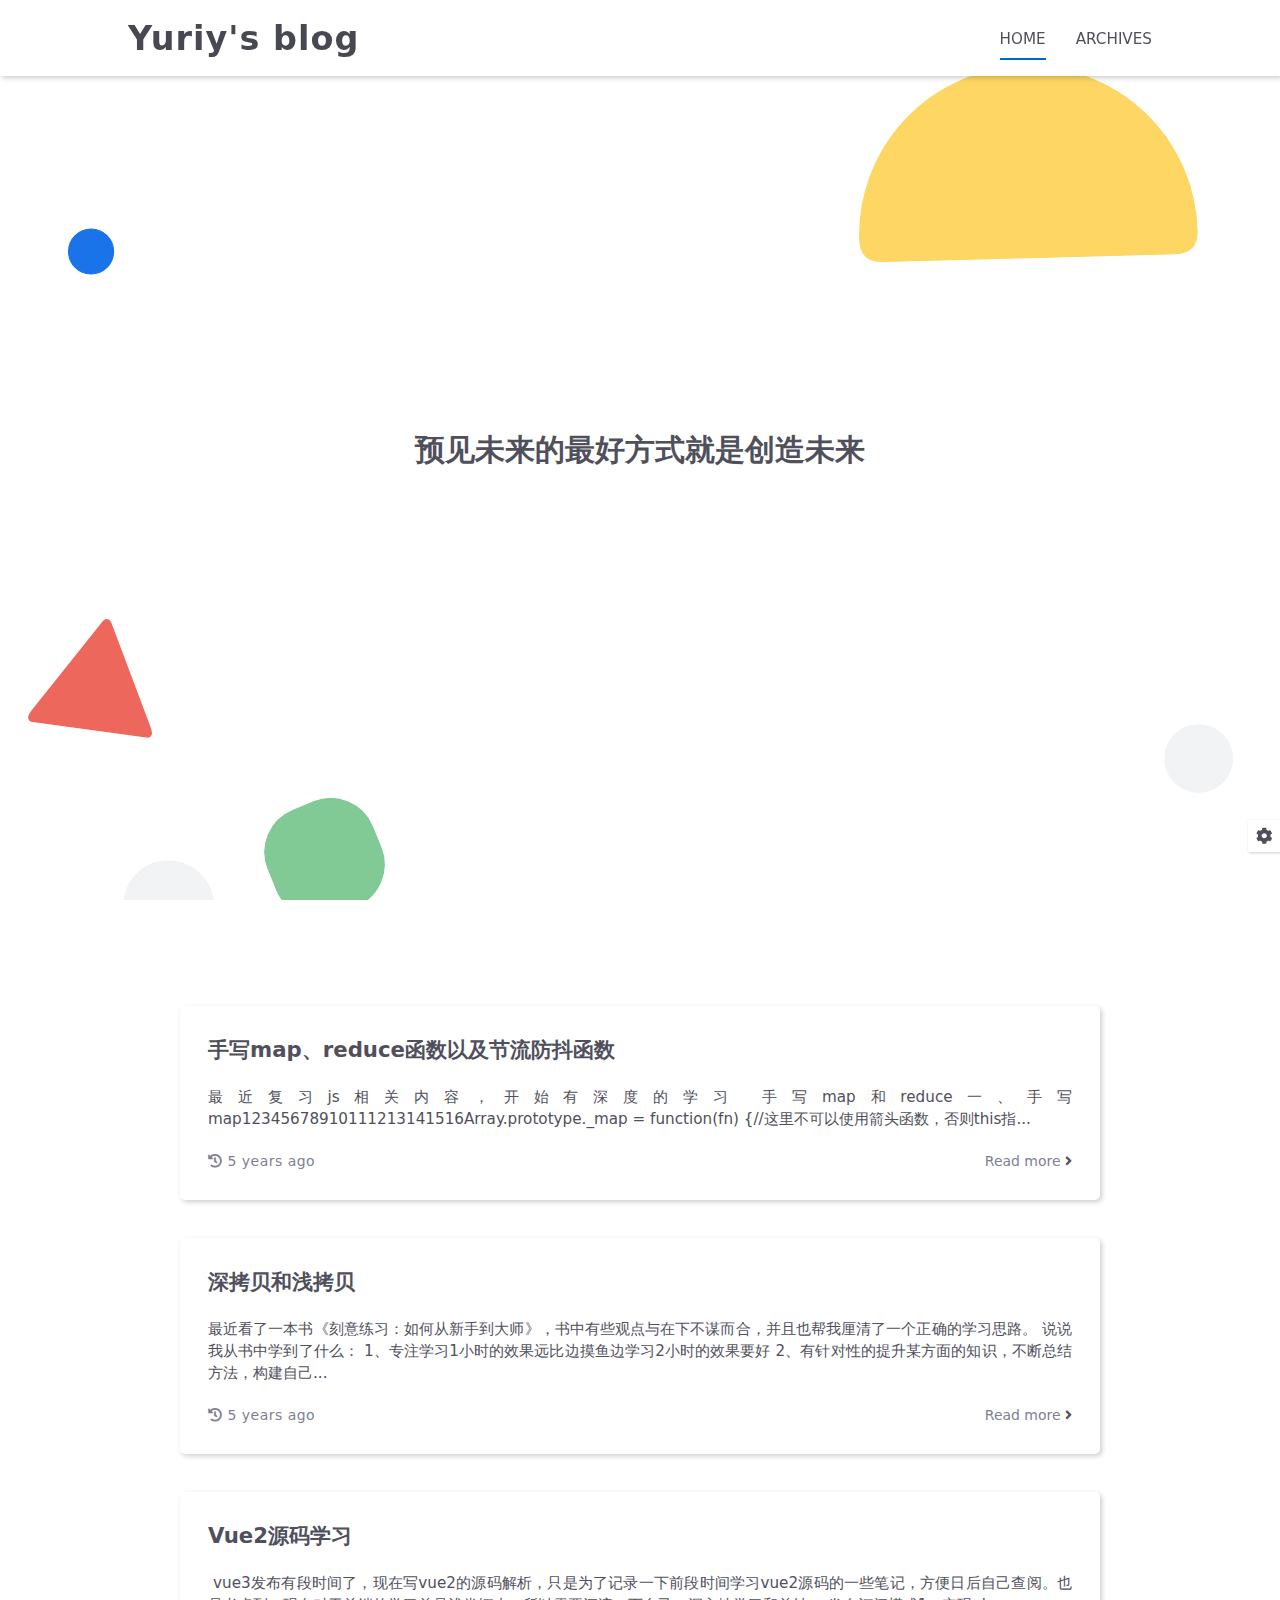
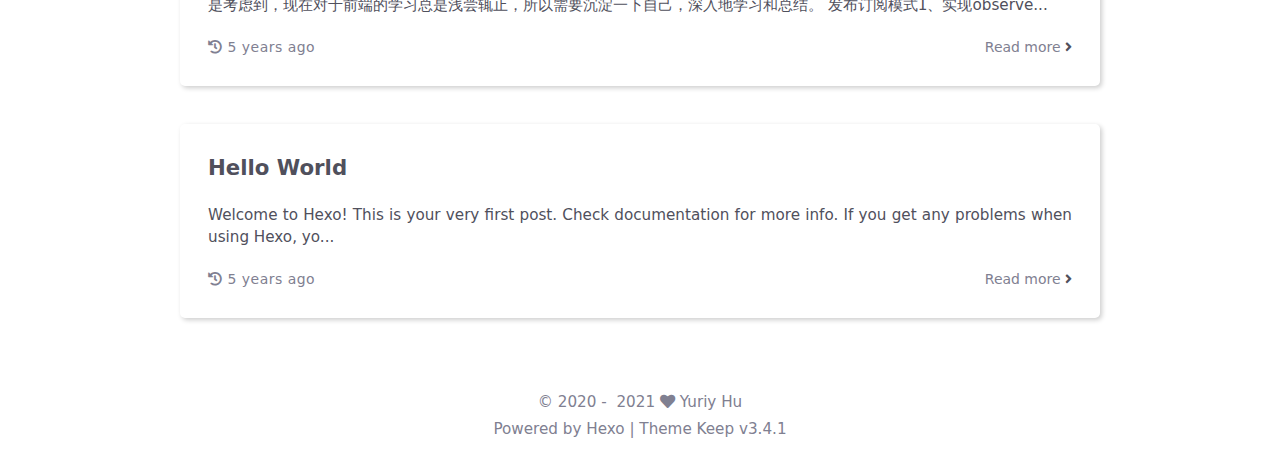
<file: index.html>
<!DOCTYPE html>
<html lang="en">
<head>
    <meta charset="utf-8">
    <meta name="viewport" content="width=device-width, initial-scale=1, maximum-scale=1">
    <meta name="keywords" content="Hexo Theme Keep">
    <meta name="description" content="Hexo Theme Keep">
    <meta name="author" content="Yuriy Hu">
    
    <title>
        
        Yuriy&#39;s blog
    </title>
    <link rel="stylesheet" href="/css/style.css">
    <link rel="shortcut icon" href="/images/logo.svg">
    <link rel="stylesheet" href="/css/font-awesome.min.css">
    <script id="hexo-configurations">
    let KEEP = window.KEEP || {};
    KEEP.hexo_config = {"hostname":"example.com","root":"/","language":"en"};
    KEEP.theme_config = {"toc":{"enable":false,"number":false,"expand_all":false,"init_open":false},"style":{"primary_color":"#0066CC","avatar":"/images/avatar.svg","favicon":"/images/logo.svg","article_img_align":"left","left_side_width":"260px","content_max_width":"920px","hover":{"shadow":false,"scale":false},"first_screen":{"enable":true,"background_img":"/images/bg.svg","description":"预见未来的最好方式就是创造未来"},"scroll":{"progress_bar":{"enable":true},"percent":{"enable":true}}},"local_search":{"enable":false,"preload":false},"code_copy":{"enable":false,"style":"default"},"pjax":{"enable":false},"lazyload":{"enable":false},"version":"3.4.1"};
    KEEP.language_ago = {"second":"%s seconds ago","minute":"%s minutes ago","hour":"%s hours ago","day":"%s days ago","week":"%s weeks ago","month":"%s months ago","year":"%s years ago"};
  </script>
<meta name="generator" content="Hexo 5.4.0"></head>


<body>
<div class="progress-bar-container">
    
        <span class="scroll-progress-bar"></span>
    

    
</div>


<main class="page-container">

    
        <div class="first-screen-container flex-center fade-in-down-animation">
    <div class="content flex-center">
        <div class="description">
            预见未来的最好方式就是创造未来
        </div>
        
    </div>
</div>

    

    <div class="page-main-content">

        <div class="page-main-content-top">
            <header class="header-wrapper">

    <div class="header-content has-first-screen">
        <div class="left">
            <a class="logo-title" href="/">
                Yuriy&#39;s blog
            </a>
        </div>

        <div class="right">
            <div class="pc">
                <ul class="menu-list">
                    
                        <li class="menu-item">
                            <a class="active"
                               href="/"
                            >
                                HOME
                            </a>
                        </li>
                    
                        <li class="menu-item">
                            <a class=""
                               href="/archives"
                            >
                                ARCHIVES
                            </a>
                        </li>
                    
                    
                </ul>
            </div>
            <div class="mobile">
                
                <div class="icon-item menu-bar">
                    <div class="menu-bar-middle"></div>
                </div>
            </div>
        </div>
    </div>

    <div class="header-drawer">
        <ul class="drawer-menu-list">
            
                <li class="drawer-menu-item flex-center">
                    <a class="active"
                       href="/">HOME</a>
                </li>
            
                <li class="drawer-menu-item flex-center">
                    <a class=""
                       href="/archives">ARCHIVES</a>
                </li>
            
        </ul>
    </div>

    <div class="window-mask"></div>

</header>


        </div>

        <div class="page-main-content-middle">

            <div class="main-content">

                
                    <div class="home-content-container fade-in-down-animation">
    <ul class="home-article-list">
        
            <li class="home-article-item">

                

                <h3 class="home-article-title">
                    <a href="/2021/05/09/%E6%89%8B%E5%86%99map%E3%80%81reduce%E5%92%8C%E8%8A%82%E6%B5%81%E9%98%B2%E6%8A%96%E5%87%BD%E6%95%B0/">
                        手写map、reduce函数以及节流防抖函数
                    </a>
                </h3>

                <div class="home-article-content markdown-body">
                    
                        最近复习js相关内容，开始有深度的学习
手写map和reduce一、手写map12345678910111213141516Array.prototype._map = function(fn) &#123;//这里不可以使用箭头函数，否则this指...
                    
                </div>

                <div class="home-article-meta-info-container">
    <div class="home-article-meta-info">
        <span><i class="fas fa-history"></i>&nbsp;<span class="home-article-date" data-date="Sun May 09 2021 09:39:58 GMT+0800">2021-05-09</span></span>
        
        
    </div>

    <a href="/2021/05/09/%E6%89%8B%E5%86%99map%E3%80%81reduce%E5%92%8C%E8%8A%82%E6%B5%81%E9%98%B2%E6%8A%96%E5%87%BD%E6%95%B0/">Read more&nbsp;<i class="fas fa-angle-right"></i></a>
</div>

            </li>
        
            <li class="home-article-item">

                

                <h3 class="home-article-title">
                    <a href="/2021/04/15/%E6%B7%B1%E6%8B%B7%E8%B4%9D%E5%92%8C%E6%B5%85%E6%8B%B7%E8%B4%9D/">
                        深拷贝和浅拷贝
                    </a>
                </h3>

                <div class="home-article-content markdown-body">
                    
                        最近看了一本书《刻意练习：如何从新手到大师》，书中有些观点与在下不谋而合，并且也帮我厘清了一个正确的学习思路。
说说我从书中学到了什么：
1、专注学习1小时的效果远比边摸鱼边学习2小时的效果要好
2、有针对性的提升某方面的知识，不断总结方法，构建自己...
                    
                </div>

                <div class="home-article-meta-info-container">
    <div class="home-article-meta-info">
        <span><i class="fas fa-history"></i>&nbsp;<span class="home-article-date" data-date="Thu Apr 15 2021 23:01:13 GMT+0800">2021-04-15</span></span>
        
        
    </div>

    <a href="/2021/04/15/%E6%B7%B1%E6%8B%B7%E8%B4%9D%E5%92%8C%E6%B5%85%E6%8B%B7%E8%B4%9D/">Read more&nbsp;<i class="fas fa-angle-right"></i></a>
</div>

            </li>
        
            <li class="home-article-item">

                

                <h3 class="home-article-title">
                    <a href="/2021/03/11/vue%E6%BA%90%E7%A0%81%E8%A7%A3%E6%9E%90/">
                        Vue2源码学习
                    </a>
                </h3>

                <div class="home-article-content markdown-body">
                    
                        ​    vue3发布有段时间了，现在写vue2的源码解析，只是为了记录一下前段时间学习vue2源码的一些笔记，方便日后自己查阅。也是考虑到，现在对于前端的学习总是浅尝辄止，所以需要沉淀一下自己，深入地学习和总结。
发布订阅模式1、实现observe...
                    
                </div>

                <div class="home-article-meta-info-container">
    <div class="home-article-meta-info">
        <span><i class="fas fa-history"></i>&nbsp;<span class="home-article-date" data-date="Thu Mar 11 2021 23:11:34 GMT+0800">2021-03-11</span></span>
        
        
    </div>

    <a href="/2021/03/11/vue%E6%BA%90%E7%A0%81%E8%A7%A3%E6%9E%90/">Read more&nbsp;<i class="fas fa-angle-right"></i></a>
</div>

            </li>
        
            <li class="home-article-item">

                

                <h3 class="home-article-title">
                    <a href="/2021/02/28/hello-world/">
                        Hello World
                    </a>
                </h3>

                <div class="home-article-content markdown-body">
                    
                        Welcome to Hexo! This is your very first post. Check documentation for more info. If you get any problems when using Hexo, yo...
                    
                </div>

                <div class="home-article-meta-info-container">
    <div class="home-article-meta-info">
        <span><i class="fas fa-history"></i>&nbsp;<span class="home-article-date" data-date="Sun Feb 28 2021 21:59:01 GMT+0800">2021-02-28</span></span>
        
        
    </div>

    <a href="/2021/02/28/hello-world/">Read more&nbsp;<i class="fas fa-angle-right"></i></a>
</div>

            </li>
        
    </ul>

    <div class="home-paginator">
        <div class="paginator">
    

    
</div>

    </div>
</div>


                
            </div>

        </div>

        <div class="page-main-content-bottom">
            <footer class="footer">
    <div class="info-container">
        <div class="copyright-info info-item">
            &copy;
            
              <span>2020</span>&nbsp;-&nbsp;
            
            2021&nbsp;<i class="fas fa-heart icon-animate"></i>&nbsp;<a href="/">Yuriy Hu</a>
        </div>
        
        <div class="theme-info info-item">
            Powered by <a target="_blank" href="https://hexo.io">Hexo</a>&nbsp;|&nbsp;Theme&nbsp;<a class="theme-version" target="_blank" href="https://github.com/XPoet/hexo-theme-keep">Keep v3.4.1</a>
        </div>
        
    </div>
</footer>

        </div>
    </div>

    

    <div class="right-bottom-side-tools">
        <div class="side-tools-container">
    <ul class="side-tools-list">
        <li class="tools-item tool-font-adjust-plus flex-center">
            <i class="fas fa-search-plus"></i>
        </li>

        <li class="tools-item tool-font-adjust-minus flex-center">
            <i class="fas fa-search-minus"></i>
        </li>

        <li class="tools-item tool-expand-width flex-center">
            <i class="fas fa-arrows-alt-h"></i>
        </li>

        <li class="tools-item tool-dark-light-toggle flex-center">
            <i class="fas fa-moon"></i>
        </li>

        <!-- rss -->
        

        

        <li class="tools-item tool-scroll-to-bottom flex-center">
            <i class="fas fa-arrow-down"></i>
        </li>
    </ul>

    <ul class="exposed-tools-list">
        <li class="tools-item tool-toggle-show flex-center">
            <i class="fas fa-cog fa-spin"></i>
        </li>
        
            <li class="tools-item tool-scroll-to-top flex-center">
                <i class="arrow-up fas fa-arrow-up"></i>
                <span class="percent"></span>
            </li>
        
    </ul>
</div>

    </div>

    

    <div class="image-viewer-container">
    <img src="">
</div>


    

</main>




<script src="/js/utils.js"></script><script src="/js/main.js"></script><script src="/js/header-shrink.js"></script><script src="/js/back2top.js"></script><script src="/js/dark-light-toggle.js"></script>







<div class="post-scripts">
    
</div>



</body>
</html>
</file>
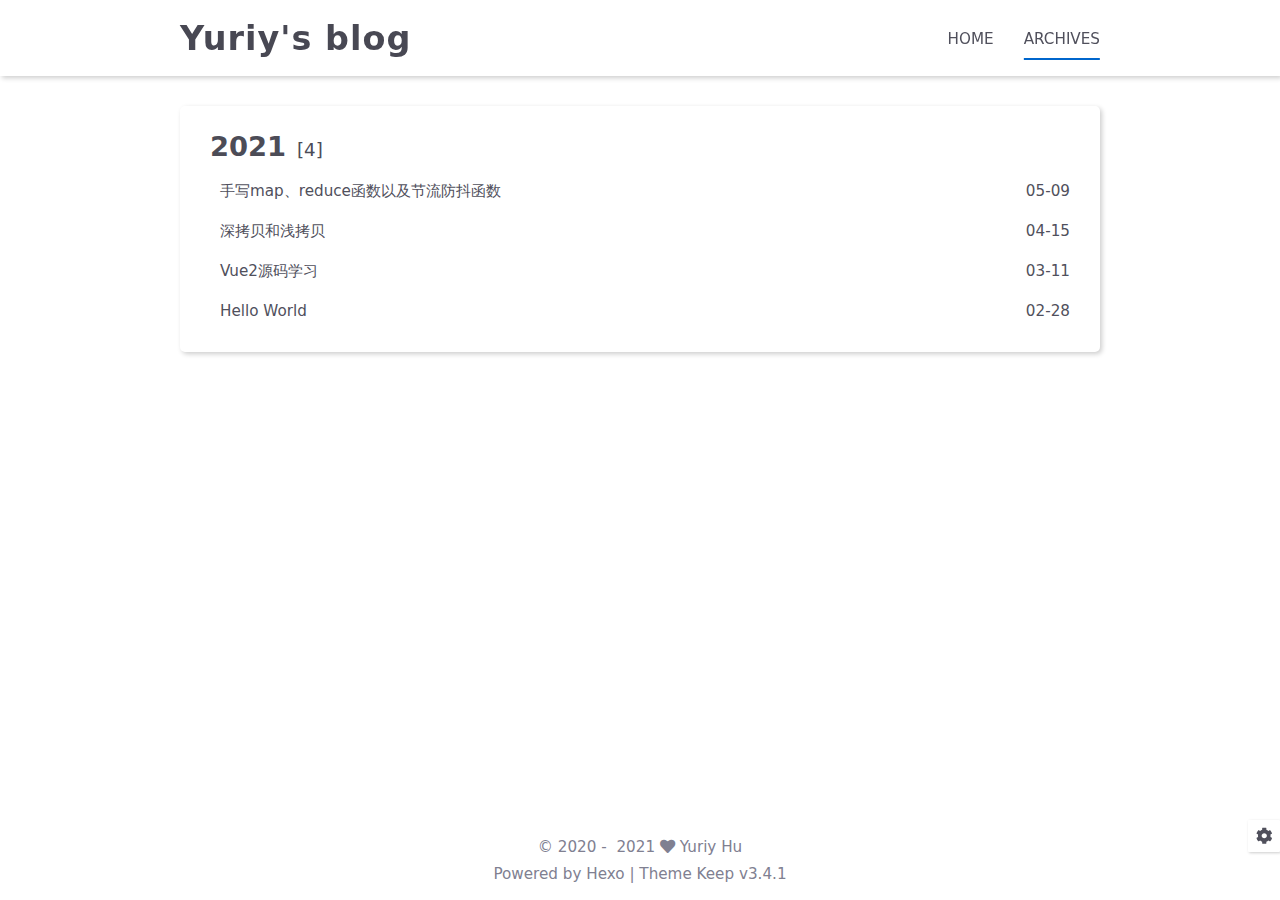
<file: archives/index.html>
<!DOCTYPE html>
<html lang="en">
<head>
    <meta charset="utf-8">
    <meta name="viewport" content="width=device-width, initial-scale=1, maximum-scale=1">
    <meta name="keywords" content="Hexo Theme Keep">
    <meta name="description" content="Hexo Theme Keep">
    <meta name="author" content="Yuriy Hu">
    
    <title>
        
            Archive |
        
        Yuriy&#39;s blog
    </title>
    <link rel="stylesheet" href="/css/style.css">
    <link rel="shortcut icon" href="/images/logo.svg">
    <link rel="stylesheet" href="/css/font-awesome.min.css">
    <script id="hexo-configurations">
    let KEEP = window.KEEP || {};
    KEEP.hexo_config = {"hostname":"example.com","root":"/","language":"en"};
    KEEP.theme_config = {"toc":{"enable":false,"number":false,"expand_all":false,"init_open":false},"style":{"primary_color":"#0066CC","avatar":"/images/avatar.svg","favicon":"/images/logo.svg","article_img_align":"left","left_side_width":"260px","content_max_width":"920px","hover":{"shadow":false,"scale":false},"first_screen":{"enable":true,"background_img":"/images/bg.svg","description":"预见未来的最好方式就是创造未来"},"scroll":{"progress_bar":{"enable":true},"percent":{"enable":true}}},"local_search":{"enable":false,"preload":false},"code_copy":{"enable":false,"style":"default"},"pjax":{"enable":false},"lazyload":{"enable":false},"version":"3.4.1"};
    KEEP.language_ago = {"second":"%s seconds ago","minute":"%s minutes ago","hour":"%s hours ago","day":"%s days ago","week":"%s weeks ago","month":"%s months ago","year":"%s years ago"};
  </script>
<meta name="generator" content="Hexo 5.4.0"></head>


<body>
<div class="progress-bar-container">
    
        <span class="scroll-progress-bar"></span>
    

    
</div>


<main class="page-container">

    

    <div class="page-main-content">

        <div class="page-main-content-top">
            <header class="header-wrapper">

    <div class="header-content">
        <div class="left">
            <a class="logo-title" href="/">
                Yuriy&#39;s blog
            </a>
        </div>

        <div class="right">
            <div class="pc">
                <ul class="menu-list">
                    
                        <li class="menu-item">
                            <a class=""
                               href="/"
                            >
                                HOME
                            </a>
                        </li>
                    
                        <li class="menu-item">
                            <a class="active"
                               href="/archives"
                            >
                                ARCHIVES
                            </a>
                        </li>
                    
                    
                </ul>
            </div>
            <div class="mobile">
                
                <div class="icon-item menu-bar">
                    <div class="menu-bar-middle"></div>
                </div>
            </div>
        </div>
    </div>

    <div class="header-drawer">
        <ul class="drawer-menu-list">
            
                <li class="drawer-menu-item flex-center">
                    <a class=""
                       href="/">HOME</a>
                </li>
            
                <li class="drawer-menu-item flex-center">
                    <a class="active"
                       href="/archives">ARCHIVES</a>
                </li>
            
        </ul>
    </div>

    <div class="window-mask"></div>

</header>


        </div>

        <div class="page-main-content-middle">

            <div class="main-content">

                
                    <div class="fade-in-down-animation">
    <div class="archive-container ">
        
<div class="archive-list-container">
    
        <section class="archive-item">
            <div class="archive-item-header">
                <span class="archive-year">2021</span>
                <span class="archive-year-post-count">[4]</span>
            </div>
            <ul class="article-list">
                
                    <li class="article-item">
                        <a class="article-title"
                           href="/2021/05/09/%E6%89%8B%E5%86%99map%E3%80%81reduce%E5%92%8C%E8%8A%82%E6%B5%81%E9%98%B2%E6%8A%96%E5%87%BD%E6%95%B0/"
                        >手写map、reduce函数以及节流防抖函数</a>
                        <span class="article-date">05-09</span>
                    </li>
                
                    <li class="article-item">
                        <a class="article-title"
                           href="/2021/04/15/%E6%B7%B1%E6%8B%B7%E8%B4%9D%E5%92%8C%E6%B5%85%E6%8B%B7%E8%B4%9D/"
                        >深拷贝和浅拷贝</a>
                        <span class="article-date">04-15</span>
                    </li>
                
                    <li class="article-item">
                        <a class="article-title"
                           href="/2021/03/11/vue%E6%BA%90%E7%A0%81%E8%A7%A3%E6%9E%90/"
                        >Vue2源码学习</a>
                        <span class="article-date">03-11</span>
                    </li>
                
                    <li class="article-item">
                        <a class="article-title"
                           href="/2021/02/28/hello-world/"
                        >Hello World</a>
                        <span class="article-date">02-28</span>
                    </li>
                
            </ul>
        </section>
    
</div>

    </div>
</div>

                
            </div>

        </div>

        <div class="page-main-content-bottom">
            <footer class="footer">
    <div class="info-container">
        <div class="copyright-info info-item">
            &copy;
            
              <span>2020</span>&nbsp;-&nbsp;
            
            2021&nbsp;<i class="fas fa-heart icon-animate"></i>&nbsp;<a href="/">Yuriy Hu</a>
        </div>
        
        <div class="theme-info info-item">
            Powered by <a target="_blank" href="https://hexo.io">Hexo</a>&nbsp;|&nbsp;Theme&nbsp;<a class="theme-version" target="_blank" href="https://github.com/XPoet/hexo-theme-keep">Keep v3.4.1</a>
        </div>
        
    </div>
</footer>

        </div>
    </div>

    

    <div class="right-bottom-side-tools">
        <div class="side-tools-container">
    <ul class="side-tools-list">
        <li class="tools-item tool-font-adjust-plus flex-center">
            <i class="fas fa-search-plus"></i>
        </li>

        <li class="tools-item tool-font-adjust-minus flex-center">
            <i class="fas fa-search-minus"></i>
        </li>

        <li class="tools-item tool-expand-width flex-center">
            <i class="fas fa-arrows-alt-h"></i>
        </li>

        <li class="tools-item tool-dark-light-toggle flex-center">
            <i class="fas fa-moon"></i>
        </li>

        <!-- rss -->
        

        

        <li class="tools-item tool-scroll-to-bottom flex-center">
            <i class="fas fa-arrow-down"></i>
        </li>
    </ul>

    <ul class="exposed-tools-list">
        <li class="tools-item tool-toggle-show flex-center">
            <i class="fas fa-cog fa-spin"></i>
        </li>
        
            <li class="tools-item tool-scroll-to-top flex-center">
                <i class="arrow-up fas fa-arrow-up"></i>
                <span class="percent"></span>
            </li>
        
    </ul>
</div>

    </div>

    

    <div class="image-viewer-container">
    <img src="">
</div>


    

</main>



<script src="/js/utils.js"></script><script src="/js/main.js"></script><script src="/js/header-shrink.js"></script><script src="/js/back2top.js"></script><script src="/js/dark-light-toggle.js"></script>







<div class="post-scripts">
    
</div>



</body>
</html>
</file>
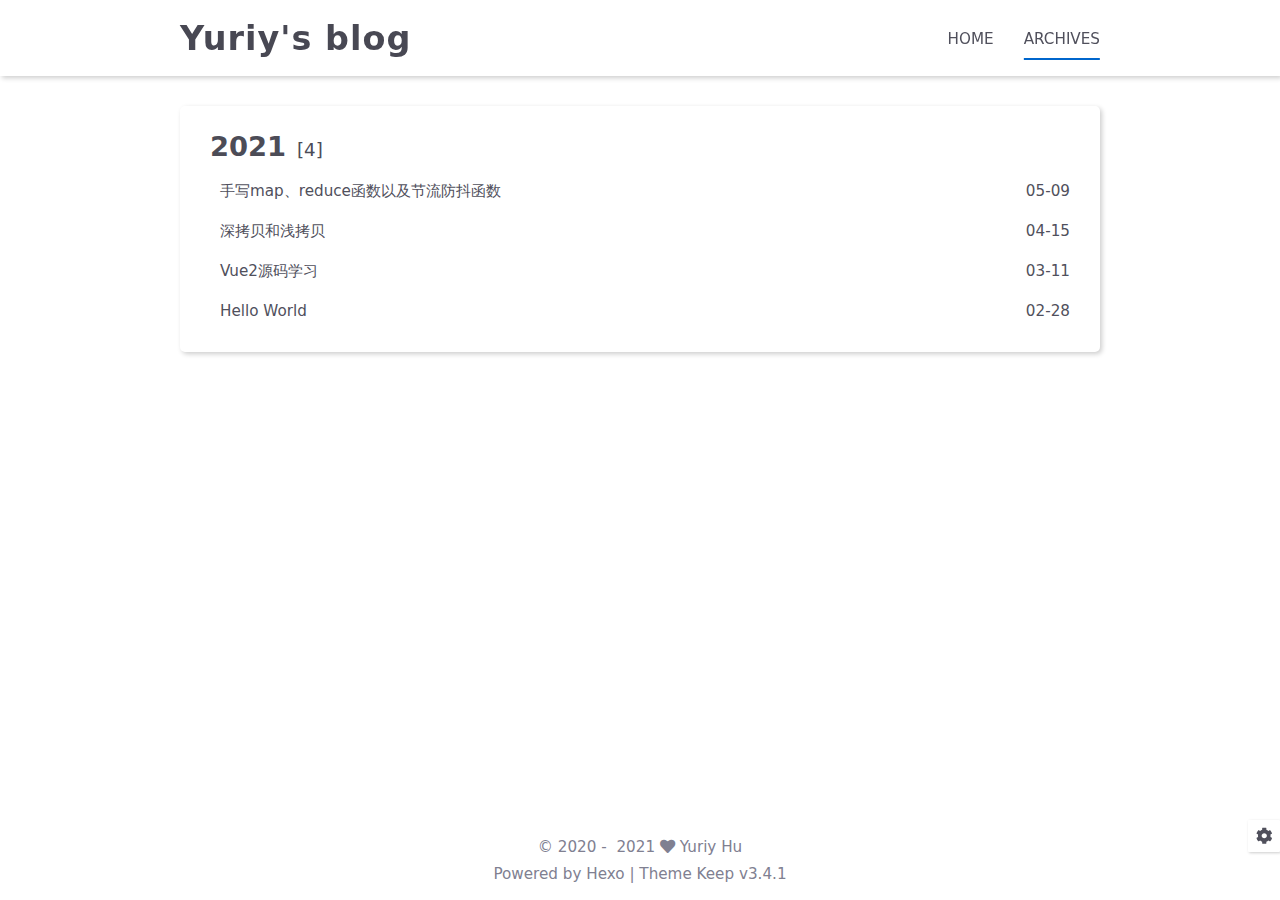
<file: archives/2021/index.html>
<!DOCTYPE html>
<html lang="en">
<head>
    <meta charset="utf-8">
    <meta name="viewport" content="width=device-width, initial-scale=1, maximum-scale=1">
    <meta name="keywords" content="Hexo Theme Keep">
    <meta name="description" content="Hexo Theme Keep">
    <meta name="author" content="Yuriy Hu">
    
    <title>
        
            Archive: 2021 |
        
        Yuriy&#39;s blog
    </title>
    <link rel="stylesheet" href="/css/style.css">
    <link rel="shortcut icon" href="/images/logo.svg">
    <link rel="stylesheet" href="/css/font-awesome.min.css">
    <script id="hexo-configurations">
    let KEEP = window.KEEP || {};
    KEEP.hexo_config = {"hostname":"example.com","root":"/","language":"en"};
    KEEP.theme_config = {"toc":{"enable":false,"number":false,"expand_all":false,"init_open":false},"style":{"primary_color":"#0066CC","avatar":"/images/avatar.svg","favicon":"/images/logo.svg","article_img_align":"left","left_side_width":"260px","content_max_width":"920px","hover":{"shadow":false,"scale":false},"first_screen":{"enable":true,"background_img":"/images/bg.svg","description":"预见未来的最好方式就是创造未来"},"scroll":{"progress_bar":{"enable":true},"percent":{"enable":true}}},"local_search":{"enable":false,"preload":false},"code_copy":{"enable":false,"style":"default"},"pjax":{"enable":false},"lazyload":{"enable":false},"version":"3.4.1"};
    KEEP.language_ago = {"second":"%s seconds ago","minute":"%s minutes ago","hour":"%s hours ago","day":"%s days ago","week":"%s weeks ago","month":"%s months ago","year":"%s years ago"};
  </script>
<meta name="generator" content="Hexo 5.4.0"></head>


<body>
<div class="progress-bar-container">
    
        <span class="scroll-progress-bar"></span>
    

    
</div>


<main class="page-container">

    

    <div class="page-main-content">

        <div class="page-main-content-top">
            <header class="header-wrapper">

    <div class="header-content">
        <div class="left">
            <a class="logo-title" href="/">
                Yuriy&#39;s blog
            </a>
        </div>

        <div class="right">
            <div class="pc">
                <ul class="menu-list">
                    
                        <li class="menu-item">
                            <a class=""
                               href="/"
                            >
                                HOME
                            </a>
                        </li>
                    
                        <li class="menu-item">
                            <a class="active"
                               href="/archives"
                            >
                                ARCHIVES
                            </a>
                        </li>
                    
                    
                </ul>
            </div>
            <div class="mobile">
                
                <div class="icon-item menu-bar">
                    <div class="menu-bar-middle"></div>
                </div>
            </div>
        </div>
    </div>

    <div class="header-drawer">
        <ul class="drawer-menu-list">
            
                <li class="drawer-menu-item flex-center">
                    <a class=""
                       href="/">HOME</a>
                </li>
            
                <li class="drawer-menu-item flex-center">
                    <a class="active"
                       href="/archives">ARCHIVES</a>
                </li>
            
        </ul>
    </div>

    <div class="window-mask"></div>

</header>


        </div>

        <div class="page-main-content-middle">

            <div class="main-content">

                
                    <div class="fade-in-down-animation">
    <div class="archive-container ">
        
<div class="archive-list-container">
    
        <section class="archive-item">
            <div class="archive-item-header">
                <span class="archive-year">2021</span>
                <span class="archive-year-post-count">[4]</span>
            </div>
            <ul class="article-list">
                
                    <li class="article-item">
                        <a class="article-title"
                           href="/2021/05/09/%E6%89%8B%E5%86%99map%E3%80%81reduce%E5%92%8C%E8%8A%82%E6%B5%81%E9%98%B2%E6%8A%96%E5%87%BD%E6%95%B0/"
                        >手写map、reduce函数以及节流防抖函数</a>
                        <span class="article-date">05-09</span>
                    </li>
                
                    <li class="article-item">
                        <a class="article-title"
                           href="/2021/04/15/%E6%B7%B1%E6%8B%B7%E8%B4%9D%E5%92%8C%E6%B5%85%E6%8B%B7%E8%B4%9D/"
                        >深拷贝和浅拷贝</a>
                        <span class="article-date">04-15</span>
                    </li>
                
                    <li class="article-item">
                        <a class="article-title"
                           href="/2021/03/11/vue%E6%BA%90%E7%A0%81%E8%A7%A3%E6%9E%90/"
                        >Vue2源码学习</a>
                        <span class="article-date">03-11</span>
                    </li>
                
                    <li class="article-item">
                        <a class="article-title"
                           href="/2021/02/28/hello-world/"
                        >Hello World</a>
                        <span class="article-date">02-28</span>
                    </li>
                
            </ul>
        </section>
    
</div>

    </div>
</div>

                
            </div>

        </div>

        <div class="page-main-content-bottom">
            <footer class="footer">
    <div class="info-container">
        <div class="copyright-info info-item">
            &copy;
            
              <span>2020</span>&nbsp;-&nbsp;
            
            2021&nbsp;<i class="fas fa-heart icon-animate"></i>&nbsp;<a href="/">Yuriy Hu</a>
        </div>
        
        <div class="theme-info info-item">
            Powered by <a target="_blank" href="https://hexo.io">Hexo</a>&nbsp;|&nbsp;Theme&nbsp;<a class="theme-version" target="_blank" href="https://github.com/XPoet/hexo-theme-keep">Keep v3.4.1</a>
        </div>
        
    </div>
</footer>

        </div>
    </div>

    

    <div class="right-bottom-side-tools">
        <div class="side-tools-container">
    <ul class="side-tools-list">
        <li class="tools-item tool-font-adjust-plus flex-center">
            <i class="fas fa-search-plus"></i>
        </li>

        <li class="tools-item tool-font-adjust-minus flex-center">
            <i class="fas fa-search-minus"></i>
        </li>

        <li class="tools-item tool-expand-width flex-center">
            <i class="fas fa-arrows-alt-h"></i>
        </li>

        <li class="tools-item tool-dark-light-toggle flex-center">
            <i class="fas fa-moon"></i>
        </li>

        <!-- rss -->
        

        

        <li class="tools-item tool-scroll-to-bottom flex-center">
            <i class="fas fa-arrow-down"></i>
        </li>
    </ul>

    <ul class="exposed-tools-list">
        <li class="tools-item tool-toggle-show flex-center">
            <i class="fas fa-cog fa-spin"></i>
        </li>
        
            <li class="tools-item tool-scroll-to-top flex-center">
                <i class="arrow-up fas fa-arrow-up"></i>
                <span class="percent"></span>
            </li>
        
    </ul>
</div>

    </div>

    

    <div class="image-viewer-container">
    <img src="">
</div>


    

</main>



<script src="/js/utils.js"></script><script src="/js/main.js"></script><script src="/js/header-shrink.js"></script><script src="/js/back2top.js"></script><script src="/js/dark-light-toggle.js"></script>







<div class="post-scripts">
    
</div>



</body>
</html>
</file>
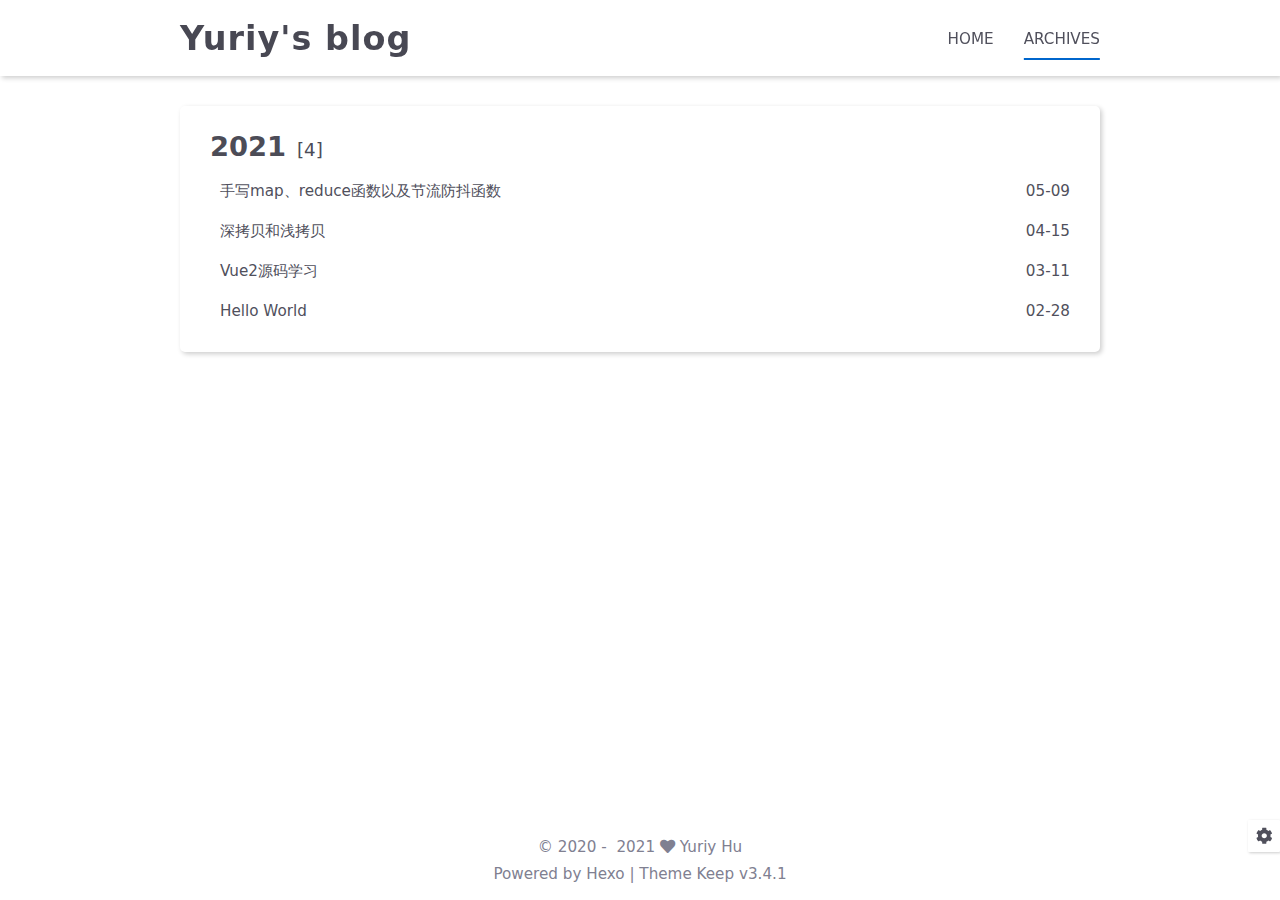
<file: archives/2021/02/index.html>
<!DOCTYPE html>
<html lang="en">
<head>
    <meta charset="utf-8">
    <meta name="viewport" content="width=device-width, initial-scale=1, maximum-scale=1">
    <meta name="keywords" content="Hexo Theme Keep">
    <meta name="description" content="Hexo Theme Keep">
    <meta name="author" content="Yuriy Hu">
    
    <title>
        
            Archive: 2021/2 |
        
        Yuriy&#39;s blog
    </title>
    <link rel="stylesheet" href="/css/style.css">
    <link rel="shortcut icon" href="/images/logo.svg">
    <link rel="stylesheet" href="/css/font-awesome.min.css">
    <script id="hexo-configurations">
    let KEEP = window.KEEP || {};
    KEEP.hexo_config = {"hostname":"example.com","root":"/","language":"en"};
    KEEP.theme_config = {"toc":{"enable":false,"number":false,"expand_all":false,"init_open":false},"style":{"primary_color":"#0066CC","avatar":"/images/avatar.svg","favicon":"/images/logo.svg","article_img_align":"left","left_side_width":"260px","content_max_width":"920px","hover":{"shadow":false,"scale":false},"first_screen":{"enable":true,"background_img":"/images/bg.svg","description":"预见未来的最好方式就是创造未来"},"scroll":{"progress_bar":{"enable":true},"percent":{"enable":true}}},"local_search":{"enable":false,"preload":false},"code_copy":{"enable":false,"style":"default"},"pjax":{"enable":false},"lazyload":{"enable":false},"version":"3.4.1"};
    KEEP.language_ago = {"second":"%s seconds ago","minute":"%s minutes ago","hour":"%s hours ago","day":"%s days ago","week":"%s weeks ago","month":"%s months ago","year":"%s years ago"};
  </script>
<meta name="generator" content="Hexo 5.4.0"></head>


<body>
<div class="progress-bar-container">
    
        <span class="scroll-progress-bar"></span>
    

    
</div>


<main class="page-container">

    

    <div class="page-main-content">

        <div class="page-main-content-top">
            <header class="header-wrapper">

    <div class="header-content">
        <div class="left">
            <a class="logo-title" href="/">
                Yuriy&#39;s blog
            </a>
        </div>

        <div class="right">
            <div class="pc">
                <ul class="menu-list">
                    
                        <li class="menu-item">
                            <a class=""
                               href="/"
                            >
                                HOME
                            </a>
                        </li>
                    
                        <li class="menu-item">
                            <a class="active"
                               href="/archives"
                            >
                                ARCHIVES
                            </a>
                        </li>
                    
                    
                </ul>
            </div>
            <div class="mobile">
                
                <div class="icon-item menu-bar">
                    <div class="menu-bar-middle"></div>
                </div>
            </div>
        </div>
    </div>

    <div class="header-drawer">
        <ul class="drawer-menu-list">
            
                <li class="drawer-menu-item flex-center">
                    <a class=""
                       href="/">HOME</a>
                </li>
            
                <li class="drawer-menu-item flex-center">
                    <a class="active"
                       href="/archives">ARCHIVES</a>
                </li>
            
        </ul>
    </div>

    <div class="window-mask"></div>

</header>


        </div>

        <div class="page-main-content-middle">

            <div class="main-content">

                
                    <div class="fade-in-down-animation">
    <div class="archive-container ">
        
<div class="archive-list-container">
    
        <section class="archive-item">
            <div class="archive-item-header">
                <span class="archive-year">2021</span>
                <span class="archive-year-post-count">[4]</span>
            </div>
            <ul class="article-list">
                
                    <li class="article-item">
                        <a class="article-title"
                           href="/2021/05/09/%E6%89%8B%E5%86%99map%E3%80%81reduce%E5%92%8C%E8%8A%82%E6%B5%81%E9%98%B2%E6%8A%96%E5%87%BD%E6%95%B0/"
                        >手写map、reduce函数以及节流防抖函数</a>
                        <span class="article-date">05-09</span>
                    </li>
                
                    <li class="article-item">
                        <a class="article-title"
                           href="/2021/04/15/%E6%B7%B1%E6%8B%B7%E8%B4%9D%E5%92%8C%E6%B5%85%E6%8B%B7%E8%B4%9D/"
                        >深拷贝和浅拷贝</a>
                        <span class="article-date">04-15</span>
                    </li>
                
                    <li class="article-item">
                        <a class="article-title"
                           href="/2021/03/11/vue%E6%BA%90%E7%A0%81%E8%A7%A3%E6%9E%90/"
                        >Vue2源码学习</a>
                        <span class="article-date">03-11</span>
                    </li>
                
                    <li class="article-item">
                        <a class="article-title"
                           href="/2021/02/28/hello-world/"
                        >Hello World</a>
                        <span class="article-date">02-28</span>
                    </li>
                
            </ul>
        </section>
    
</div>

    </div>
</div>

                
            </div>

        </div>

        <div class="page-main-content-bottom">
            <footer class="footer">
    <div class="info-container">
        <div class="copyright-info info-item">
            &copy;
            
              <span>2020</span>&nbsp;-&nbsp;
            
            2021&nbsp;<i class="fas fa-heart icon-animate"></i>&nbsp;<a href="/">Yuriy Hu</a>
        </div>
        
        <div class="theme-info info-item">
            Powered by <a target="_blank" href="https://hexo.io">Hexo</a>&nbsp;|&nbsp;Theme&nbsp;<a class="theme-version" target="_blank" href="https://github.com/XPoet/hexo-theme-keep">Keep v3.4.1</a>
        </div>
        
    </div>
</footer>

        </div>
    </div>

    

    <div class="right-bottom-side-tools">
        <div class="side-tools-container">
    <ul class="side-tools-list">
        <li class="tools-item tool-font-adjust-plus flex-center">
            <i class="fas fa-search-plus"></i>
        </li>

        <li class="tools-item tool-font-adjust-minus flex-center">
            <i class="fas fa-search-minus"></i>
        </li>

        <li class="tools-item tool-expand-width flex-center">
            <i class="fas fa-arrows-alt-h"></i>
        </li>

        <li class="tools-item tool-dark-light-toggle flex-center">
            <i class="fas fa-moon"></i>
        </li>

        <!-- rss -->
        

        

        <li class="tools-item tool-scroll-to-bottom flex-center">
            <i class="fas fa-arrow-down"></i>
        </li>
    </ul>

    <ul class="exposed-tools-list">
        <li class="tools-item tool-toggle-show flex-center">
            <i class="fas fa-cog fa-spin"></i>
        </li>
        
            <li class="tools-item tool-scroll-to-top flex-center">
                <i class="arrow-up fas fa-arrow-up"></i>
                <span class="percent"></span>
            </li>
        
    </ul>
</div>

    </div>

    

    <div class="image-viewer-container">
    <img src="">
</div>


    

</main>



<script src="/js/utils.js"></script><script src="/js/main.js"></script><script src="/js/header-shrink.js"></script><script src="/js/back2top.js"></script><script src="/js/dark-light-toggle.js"></script>







<div class="post-scripts">
    
</div>



</body>
</html>
</file>
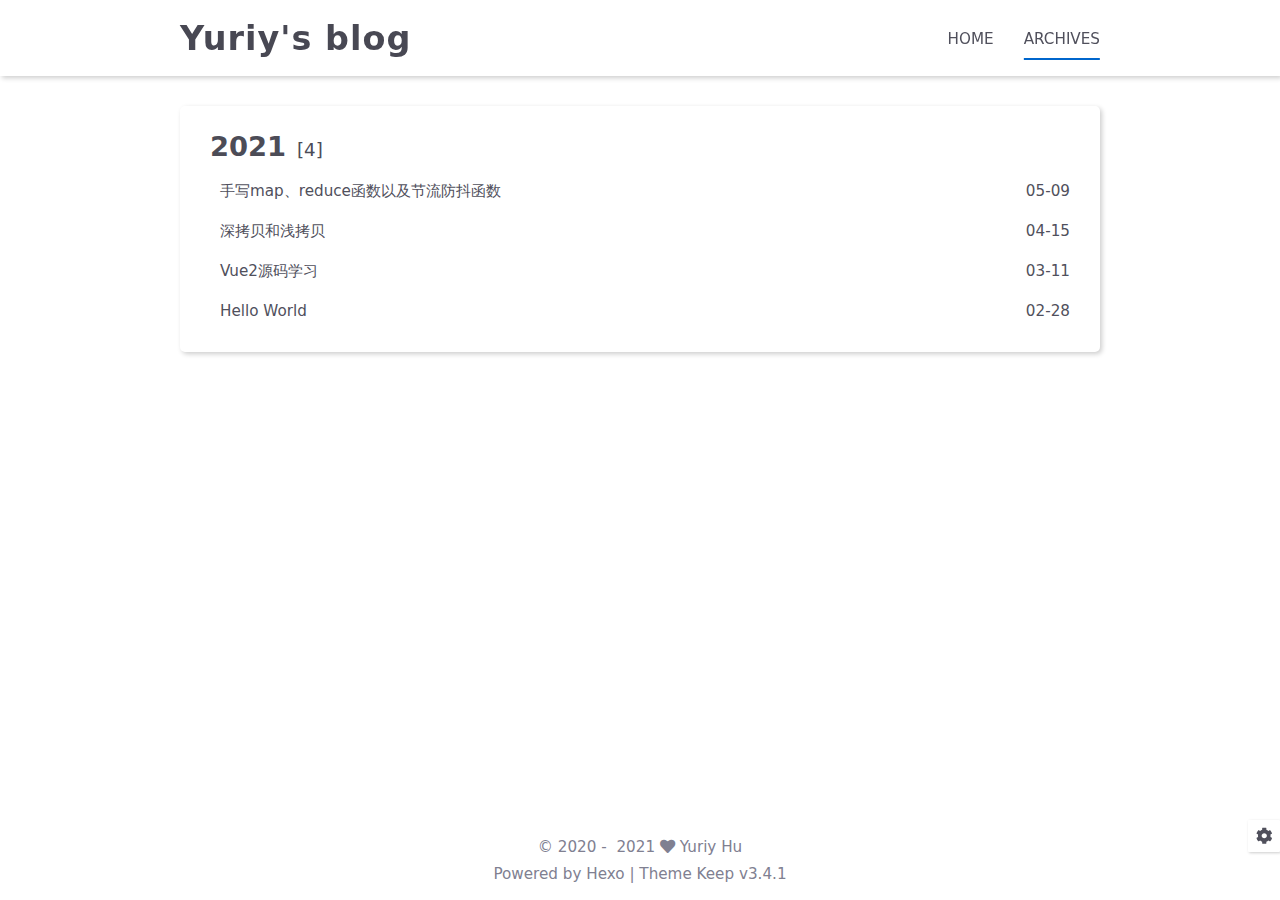
<file: archives/2021/03/index.html>
<!DOCTYPE html>
<html lang="en">
<head>
    <meta charset="utf-8">
    <meta name="viewport" content="width=device-width, initial-scale=1, maximum-scale=1">
    <meta name="keywords" content="Hexo Theme Keep">
    <meta name="description" content="Hexo Theme Keep">
    <meta name="author" content="Yuriy Hu">
    
    <title>
        
            Archive: 2021/3 |
        
        Yuriy&#39;s blog
    </title>
    <link rel="stylesheet" href="/css/style.css">
    <link rel="shortcut icon" href="/images/logo.svg">
    <link rel="stylesheet" href="/css/font-awesome.min.css">
    <script id="hexo-configurations">
    let KEEP = window.KEEP || {};
    KEEP.hexo_config = {"hostname":"example.com","root":"/","language":"en"};
    KEEP.theme_config = {"toc":{"enable":false,"number":false,"expand_all":false,"init_open":false},"style":{"primary_color":"#0066CC","avatar":"/images/avatar.svg","favicon":"/images/logo.svg","article_img_align":"left","left_side_width":"260px","content_max_width":"920px","hover":{"shadow":false,"scale":false},"first_screen":{"enable":true,"background_img":"/images/bg.svg","description":"预见未来的最好方式就是创造未来"},"scroll":{"progress_bar":{"enable":true},"percent":{"enable":true}}},"local_search":{"enable":false,"preload":false},"code_copy":{"enable":false,"style":"default"},"pjax":{"enable":false},"lazyload":{"enable":false},"version":"3.4.1"};
    KEEP.language_ago = {"second":"%s seconds ago","minute":"%s minutes ago","hour":"%s hours ago","day":"%s days ago","week":"%s weeks ago","month":"%s months ago","year":"%s years ago"};
  </script>
<meta name="generator" content="Hexo 5.4.0"></head>


<body>
<div class="progress-bar-container">
    
        <span class="scroll-progress-bar"></span>
    

    
</div>


<main class="page-container">

    

    <div class="page-main-content">

        <div class="page-main-content-top">
            <header class="header-wrapper">

    <div class="header-content">
        <div class="left">
            <a class="logo-title" href="/">
                Yuriy&#39;s blog
            </a>
        </div>

        <div class="right">
            <div class="pc">
                <ul class="menu-list">
                    
                        <li class="menu-item">
                            <a class=""
                               href="/"
                            >
                                HOME
                            </a>
                        </li>
                    
                        <li class="menu-item">
                            <a class="active"
                               href="/archives"
                            >
                                ARCHIVES
                            </a>
                        </li>
                    
                    
                </ul>
            </div>
            <div class="mobile">
                
                <div class="icon-item menu-bar">
                    <div class="menu-bar-middle"></div>
                </div>
            </div>
        </div>
    </div>

    <div class="header-drawer">
        <ul class="drawer-menu-list">
            
                <li class="drawer-menu-item flex-center">
                    <a class=""
                       href="/">HOME</a>
                </li>
            
                <li class="drawer-menu-item flex-center">
                    <a class="active"
                       href="/archives">ARCHIVES</a>
                </li>
            
        </ul>
    </div>

    <div class="window-mask"></div>

</header>


        </div>

        <div class="page-main-content-middle">

            <div class="main-content">

                
                    <div class="fade-in-down-animation">
    <div class="archive-container ">
        
<div class="archive-list-container">
    
        <section class="archive-item">
            <div class="archive-item-header">
                <span class="archive-year">2021</span>
                <span class="archive-year-post-count">[4]</span>
            </div>
            <ul class="article-list">
                
                    <li class="article-item">
                        <a class="article-title"
                           href="/2021/05/09/%E6%89%8B%E5%86%99map%E3%80%81reduce%E5%92%8C%E8%8A%82%E6%B5%81%E9%98%B2%E6%8A%96%E5%87%BD%E6%95%B0/"
                        >手写map、reduce函数以及节流防抖函数</a>
                        <span class="article-date">05-09</span>
                    </li>
                
                    <li class="article-item">
                        <a class="article-title"
                           href="/2021/04/15/%E6%B7%B1%E6%8B%B7%E8%B4%9D%E5%92%8C%E6%B5%85%E6%8B%B7%E8%B4%9D/"
                        >深拷贝和浅拷贝</a>
                        <span class="article-date">04-15</span>
                    </li>
                
                    <li class="article-item">
                        <a class="article-title"
                           href="/2021/03/11/vue%E6%BA%90%E7%A0%81%E8%A7%A3%E6%9E%90/"
                        >Vue2源码学习</a>
                        <span class="article-date">03-11</span>
                    </li>
                
                    <li class="article-item">
                        <a class="article-title"
                           href="/2021/02/28/hello-world/"
                        >Hello World</a>
                        <span class="article-date">02-28</span>
                    </li>
                
            </ul>
        </section>
    
</div>

    </div>
</div>

                
            </div>

        </div>

        <div class="page-main-content-bottom">
            <footer class="footer">
    <div class="info-container">
        <div class="copyright-info info-item">
            &copy;
            
              <span>2020</span>&nbsp;-&nbsp;
            
            2021&nbsp;<i class="fas fa-heart icon-animate"></i>&nbsp;<a href="/">Yuriy Hu</a>
        </div>
        
        <div class="theme-info info-item">
            Powered by <a target="_blank" href="https://hexo.io">Hexo</a>&nbsp;|&nbsp;Theme&nbsp;<a class="theme-version" target="_blank" href="https://github.com/XPoet/hexo-theme-keep">Keep v3.4.1</a>
        </div>
        
    </div>
</footer>

        </div>
    </div>

    

    <div class="right-bottom-side-tools">
        <div class="side-tools-container">
    <ul class="side-tools-list">
        <li class="tools-item tool-font-adjust-plus flex-center">
            <i class="fas fa-search-plus"></i>
        </li>

        <li class="tools-item tool-font-adjust-minus flex-center">
            <i class="fas fa-search-minus"></i>
        </li>

        <li class="tools-item tool-expand-width flex-center">
            <i class="fas fa-arrows-alt-h"></i>
        </li>

        <li class="tools-item tool-dark-light-toggle flex-center">
            <i class="fas fa-moon"></i>
        </li>

        <!-- rss -->
        

        

        <li class="tools-item tool-scroll-to-bottom flex-center">
            <i class="fas fa-arrow-down"></i>
        </li>
    </ul>

    <ul class="exposed-tools-list">
        <li class="tools-item tool-toggle-show flex-center">
            <i class="fas fa-cog fa-spin"></i>
        </li>
        
            <li class="tools-item tool-scroll-to-top flex-center">
                <i class="arrow-up fas fa-arrow-up"></i>
                <span class="percent"></span>
            </li>
        
    </ul>
</div>

    </div>

    

    <div class="image-viewer-container">
    <img src="">
</div>


    

</main>



<script src="/js/utils.js"></script><script src="/js/main.js"></script><script src="/js/header-shrink.js"></script><script src="/js/back2top.js"></script><script src="/js/dark-light-toggle.js"></script>







<div class="post-scripts">
    
</div>



</body>
</html>
</file>
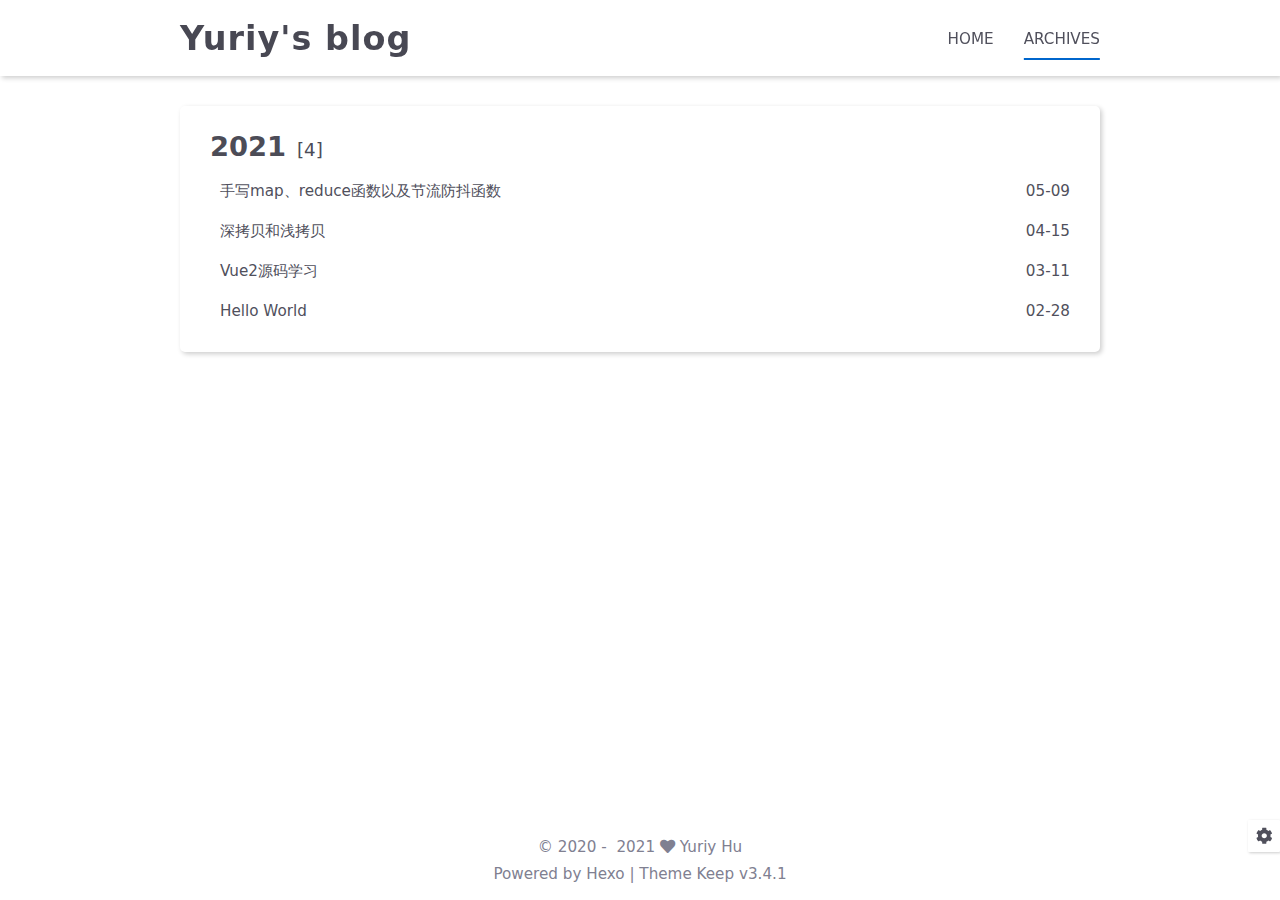
<file: archives/2021/04/index.html>
<!DOCTYPE html>
<html lang="en">
<head>
    <meta charset="utf-8">
    <meta name="viewport" content="width=device-width, initial-scale=1, maximum-scale=1">
    <meta name="keywords" content="Hexo Theme Keep">
    <meta name="description" content="Hexo Theme Keep">
    <meta name="author" content="Yuriy Hu">
    
    <title>
        
            Archive: 2021/4 |
        
        Yuriy&#39;s blog
    </title>
    <link rel="stylesheet" href="/css/style.css">
    <link rel="shortcut icon" href="/images/logo.svg">
    <link rel="stylesheet" href="/css/font-awesome.min.css">
    <script id="hexo-configurations">
    let KEEP = window.KEEP || {};
    KEEP.hexo_config = {"hostname":"example.com","root":"/","language":"en"};
    KEEP.theme_config = {"toc":{"enable":false,"number":false,"expand_all":false,"init_open":false},"style":{"primary_color":"#0066CC","avatar":"/images/avatar.svg","favicon":"/images/logo.svg","article_img_align":"left","left_side_width":"260px","content_max_width":"920px","hover":{"shadow":false,"scale":false},"first_screen":{"enable":true,"background_img":"/images/bg.svg","description":"预见未来的最好方式就是创造未来"},"scroll":{"progress_bar":{"enable":true},"percent":{"enable":true}}},"local_search":{"enable":false,"preload":false},"code_copy":{"enable":false,"style":"default"},"pjax":{"enable":false},"lazyload":{"enable":false},"version":"3.4.1"};
    KEEP.language_ago = {"second":"%s seconds ago","minute":"%s minutes ago","hour":"%s hours ago","day":"%s days ago","week":"%s weeks ago","month":"%s months ago","year":"%s years ago"};
  </script>
<meta name="generator" content="Hexo 5.4.0"></head>


<body>
<div class="progress-bar-container">
    
        <span class="scroll-progress-bar"></span>
    

    
</div>


<main class="page-container">

    

    <div class="page-main-content">

        <div class="page-main-content-top">
            <header class="header-wrapper">

    <div class="header-content">
        <div class="left">
            <a class="logo-title" href="/">
                Yuriy&#39;s blog
            </a>
        </div>

        <div class="right">
            <div class="pc">
                <ul class="menu-list">
                    
                        <li class="menu-item">
                            <a class=""
                               href="/"
                            >
                                HOME
                            </a>
                        </li>
                    
                        <li class="menu-item">
                            <a class="active"
                               href="/archives"
                            >
                                ARCHIVES
                            </a>
                        </li>
                    
                    
                </ul>
            </div>
            <div class="mobile">
                
                <div class="icon-item menu-bar">
                    <div class="menu-bar-middle"></div>
                </div>
            </div>
        </div>
    </div>

    <div class="header-drawer">
        <ul class="drawer-menu-list">
            
                <li class="drawer-menu-item flex-center">
                    <a class=""
                       href="/">HOME</a>
                </li>
            
                <li class="drawer-menu-item flex-center">
                    <a class="active"
                       href="/archives">ARCHIVES</a>
                </li>
            
        </ul>
    </div>

    <div class="window-mask"></div>

</header>


        </div>

        <div class="page-main-content-middle">

            <div class="main-content">

                
                    <div class="fade-in-down-animation">
    <div class="archive-container ">
        
<div class="archive-list-container">
    
        <section class="archive-item">
            <div class="archive-item-header">
                <span class="archive-year">2021</span>
                <span class="archive-year-post-count">[4]</span>
            </div>
            <ul class="article-list">
                
                    <li class="article-item">
                        <a class="article-title"
                           href="/2021/05/09/%E6%89%8B%E5%86%99map%E3%80%81reduce%E5%92%8C%E8%8A%82%E6%B5%81%E9%98%B2%E6%8A%96%E5%87%BD%E6%95%B0/"
                        >手写map、reduce函数以及节流防抖函数</a>
                        <span class="article-date">05-09</span>
                    </li>
                
                    <li class="article-item">
                        <a class="article-title"
                           href="/2021/04/15/%E6%B7%B1%E6%8B%B7%E8%B4%9D%E5%92%8C%E6%B5%85%E6%8B%B7%E8%B4%9D/"
                        >深拷贝和浅拷贝</a>
                        <span class="article-date">04-15</span>
                    </li>
                
                    <li class="article-item">
                        <a class="article-title"
                           href="/2021/03/11/vue%E6%BA%90%E7%A0%81%E8%A7%A3%E6%9E%90/"
                        >Vue2源码学习</a>
                        <span class="article-date">03-11</span>
                    </li>
                
                    <li class="article-item">
                        <a class="article-title"
                           href="/2021/02/28/hello-world/"
                        >Hello World</a>
                        <span class="article-date">02-28</span>
                    </li>
                
            </ul>
        </section>
    
</div>

    </div>
</div>

                
            </div>

        </div>

        <div class="page-main-content-bottom">
            <footer class="footer">
    <div class="info-container">
        <div class="copyright-info info-item">
            &copy;
            
              <span>2020</span>&nbsp;-&nbsp;
            
            2021&nbsp;<i class="fas fa-heart icon-animate"></i>&nbsp;<a href="/">Yuriy Hu</a>
        </div>
        
        <div class="theme-info info-item">
            Powered by <a target="_blank" href="https://hexo.io">Hexo</a>&nbsp;|&nbsp;Theme&nbsp;<a class="theme-version" target="_blank" href="https://github.com/XPoet/hexo-theme-keep">Keep v3.4.1</a>
        </div>
        
    </div>
</footer>

        </div>
    </div>

    

    <div class="right-bottom-side-tools">
        <div class="side-tools-container">
    <ul class="side-tools-list">
        <li class="tools-item tool-font-adjust-plus flex-center">
            <i class="fas fa-search-plus"></i>
        </li>

        <li class="tools-item tool-font-adjust-minus flex-center">
            <i class="fas fa-search-minus"></i>
        </li>

        <li class="tools-item tool-expand-width flex-center">
            <i class="fas fa-arrows-alt-h"></i>
        </li>

        <li class="tools-item tool-dark-light-toggle flex-center">
            <i class="fas fa-moon"></i>
        </li>

        <!-- rss -->
        

        

        <li class="tools-item tool-scroll-to-bottom flex-center">
            <i class="fas fa-arrow-down"></i>
        </li>
    </ul>

    <ul class="exposed-tools-list">
        <li class="tools-item tool-toggle-show flex-center">
            <i class="fas fa-cog fa-spin"></i>
        </li>
        
            <li class="tools-item tool-scroll-to-top flex-center">
                <i class="arrow-up fas fa-arrow-up"></i>
                <span class="percent"></span>
            </li>
        
    </ul>
</div>

    </div>

    

    <div class="image-viewer-container">
    <img src="">
</div>


    

</main>



<script src="/js/utils.js"></script><script src="/js/main.js"></script><script src="/js/header-shrink.js"></script><script src="/js/back2top.js"></script><script src="/js/dark-light-toggle.js"></script>







<div class="post-scripts">
    
</div>



</body>
</html>
</file>
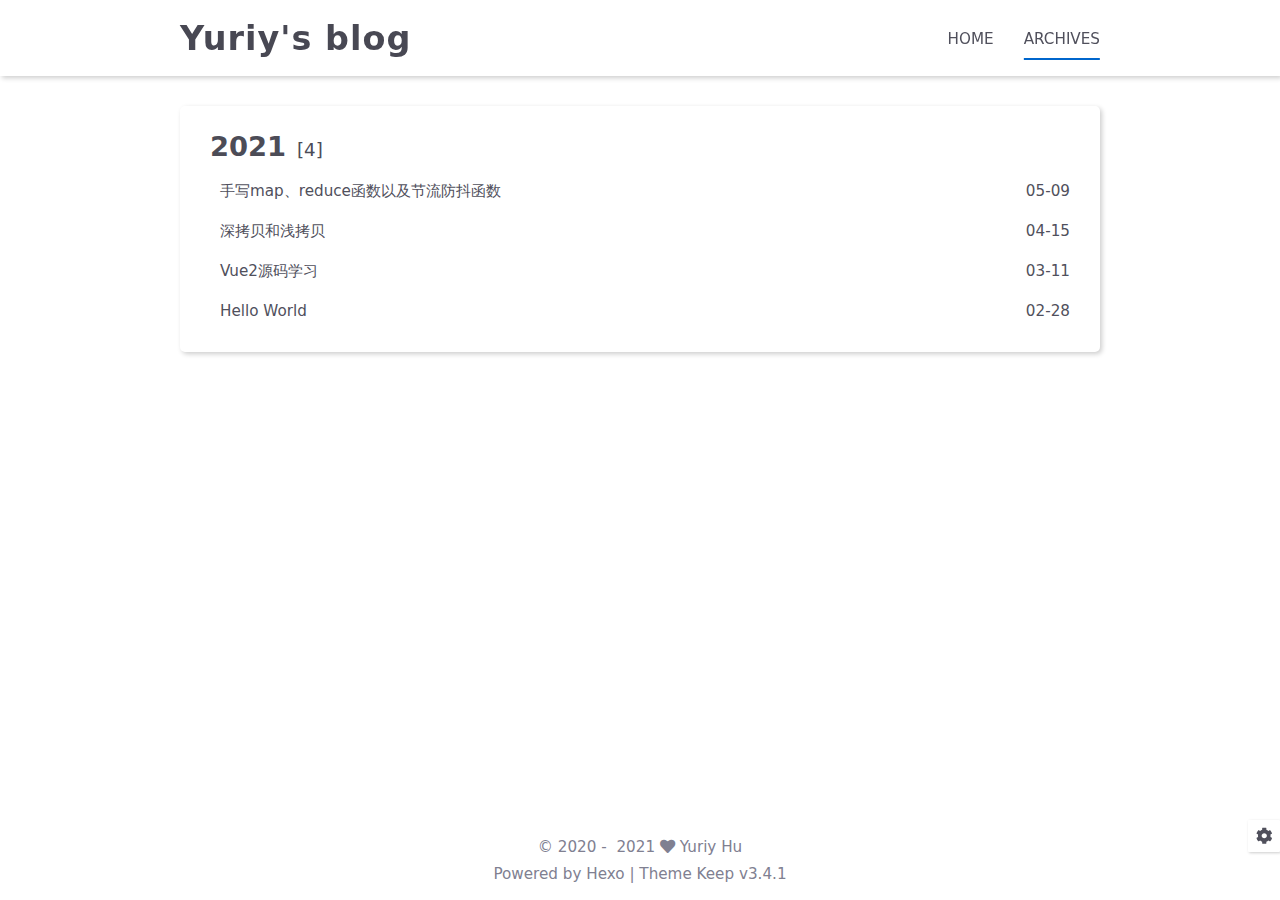
<file: archives/2021/05/index.html>
<!DOCTYPE html>
<html lang="en">
<head>
    <meta charset="utf-8">
    <meta name="viewport" content="width=device-width, initial-scale=1, maximum-scale=1">
    <meta name="keywords" content="Hexo Theme Keep">
    <meta name="description" content="Hexo Theme Keep">
    <meta name="author" content="Yuriy Hu">
    
    <title>
        
            Archive: 2021/5 |
        
        Yuriy&#39;s blog
    </title>
    <link rel="stylesheet" href="/css/style.css">
    <link rel="shortcut icon" href="/images/logo.svg">
    <link rel="stylesheet" href="/css/font-awesome.min.css">
    <script id="hexo-configurations">
    let KEEP = window.KEEP || {};
    KEEP.hexo_config = {"hostname":"example.com","root":"/","language":"en"};
    KEEP.theme_config = {"toc":{"enable":false,"number":false,"expand_all":false,"init_open":false},"style":{"primary_color":"#0066CC","avatar":"/images/avatar.svg","favicon":"/images/logo.svg","article_img_align":"left","left_side_width":"260px","content_max_width":"920px","hover":{"shadow":false,"scale":false},"first_screen":{"enable":true,"background_img":"/images/bg.svg","description":"预见未来的最好方式就是创造未来"},"scroll":{"progress_bar":{"enable":true},"percent":{"enable":true}}},"local_search":{"enable":false,"preload":false},"code_copy":{"enable":false,"style":"default"},"pjax":{"enable":false},"lazyload":{"enable":false},"version":"3.4.1"};
    KEEP.language_ago = {"second":"%s seconds ago","minute":"%s minutes ago","hour":"%s hours ago","day":"%s days ago","week":"%s weeks ago","month":"%s months ago","year":"%s years ago"};
  </script>
<meta name="generator" content="Hexo 5.4.0"></head>


<body>
<div class="progress-bar-container">
    
        <span class="scroll-progress-bar"></span>
    

    
</div>


<main class="page-container">

    

    <div class="page-main-content">

        <div class="page-main-content-top">
            <header class="header-wrapper">

    <div class="header-content">
        <div class="left">
            <a class="logo-title" href="/">
                Yuriy&#39;s blog
            </a>
        </div>

        <div class="right">
            <div class="pc">
                <ul class="menu-list">
                    
                        <li class="menu-item">
                            <a class=""
                               href="/"
                            >
                                HOME
                            </a>
                        </li>
                    
                        <li class="menu-item">
                            <a class="active"
                               href="/archives"
                            >
                                ARCHIVES
                            </a>
                        </li>
                    
                    
                </ul>
            </div>
            <div class="mobile">
                
                <div class="icon-item menu-bar">
                    <div class="menu-bar-middle"></div>
                </div>
            </div>
        </div>
    </div>

    <div class="header-drawer">
        <ul class="drawer-menu-list">
            
                <li class="drawer-menu-item flex-center">
                    <a class=""
                       href="/">HOME</a>
                </li>
            
                <li class="drawer-menu-item flex-center">
                    <a class="active"
                       href="/archives">ARCHIVES</a>
                </li>
            
        </ul>
    </div>

    <div class="window-mask"></div>

</header>


        </div>

        <div class="page-main-content-middle">

            <div class="main-content">

                
                    <div class="fade-in-down-animation">
    <div class="archive-container ">
        
<div class="archive-list-container">
    
        <section class="archive-item">
            <div class="archive-item-header">
                <span class="archive-year">2021</span>
                <span class="archive-year-post-count">[4]</span>
            </div>
            <ul class="article-list">
                
                    <li class="article-item">
                        <a class="article-title"
                           href="/2021/05/09/%E6%89%8B%E5%86%99map%E3%80%81reduce%E5%92%8C%E8%8A%82%E6%B5%81%E9%98%B2%E6%8A%96%E5%87%BD%E6%95%B0/"
                        >手写map、reduce函数以及节流防抖函数</a>
                        <span class="article-date">05-09</span>
                    </li>
                
                    <li class="article-item">
                        <a class="article-title"
                           href="/2021/04/15/%E6%B7%B1%E6%8B%B7%E8%B4%9D%E5%92%8C%E6%B5%85%E6%8B%B7%E8%B4%9D/"
                        >深拷贝和浅拷贝</a>
                        <span class="article-date">04-15</span>
                    </li>
                
                    <li class="article-item">
                        <a class="article-title"
                           href="/2021/03/11/vue%E6%BA%90%E7%A0%81%E8%A7%A3%E6%9E%90/"
                        >Vue2源码学习</a>
                        <span class="article-date">03-11</span>
                    </li>
                
                    <li class="article-item">
                        <a class="article-title"
                           href="/2021/02/28/hello-world/"
                        >Hello World</a>
                        <span class="article-date">02-28</span>
                    </li>
                
            </ul>
        </section>
    
</div>

    </div>
</div>

                
            </div>

        </div>

        <div class="page-main-content-bottom">
            <footer class="footer">
    <div class="info-container">
        <div class="copyright-info info-item">
            &copy;
            
              <span>2020</span>&nbsp;-&nbsp;
            
            2021&nbsp;<i class="fas fa-heart icon-animate"></i>&nbsp;<a href="/">Yuriy Hu</a>
        </div>
        
        <div class="theme-info info-item">
            Powered by <a target="_blank" href="https://hexo.io">Hexo</a>&nbsp;|&nbsp;Theme&nbsp;<a class="theme-version" target="_blank" href="https://github.com/XPoet/hexo-theme-keep">Keep v3.4.1</a>
        </div>
        
    </div>
</footer>

        </div>
    </div>

    

    <div class="right-bottom-side-tools">
        <div class="side-tools-container">
    <ul class="side-tools-list">
        <li class="tools-item tool-font-adjust-plus flex-center">
            <i class="fas fa-search-plus"></i>
        </li>

        <li class="tools-item tool-font-adjust-minus flex-center">
            <i class="fas fa-search-minus"></i>
        </li>

        <li class="tools-item tool-expand-width flex-center">
            <i class="fas fa-arrows-alt-h"></i>
        </li>

        <li class="tools-item tool-dark-light-toggle flex-center">
            <i class="fas fa-moon"></i>
        </li>

        <!-- rss -->
        

        

        <li class="tools-item tool-scroll-to-bottom flex-center">
            <i class="fas fa-arrow-down"></i>
        </li>
    </ul>

    <ul class="exposed-tools-list">
        <li class="tools-item tool-toggle-show flex-center">
            <i class="fas fa-cog fa-spin"></i>
        </li>
        
            <li class="tools-item tool-scroll-to-top flex-center">
                <i class="arrow-up fas fa-arrow-up"></i>
                <span class="percent"></span>
            </li>
        
    </ul>
</div>

    </div>

    

    <div class="image-viewer-container">
    <img src="">
</div>


    

</main>



<script src="/js/utils.js"></script><script src="/js/main.js"></script><script src="/js/header-shrink.js"></script><script src="/js/back2top.js"></script><script src="/js/dark-light-toggle.js"></script>







<div class="post-scripts">
    
</div>



</body>
</html>
</file>
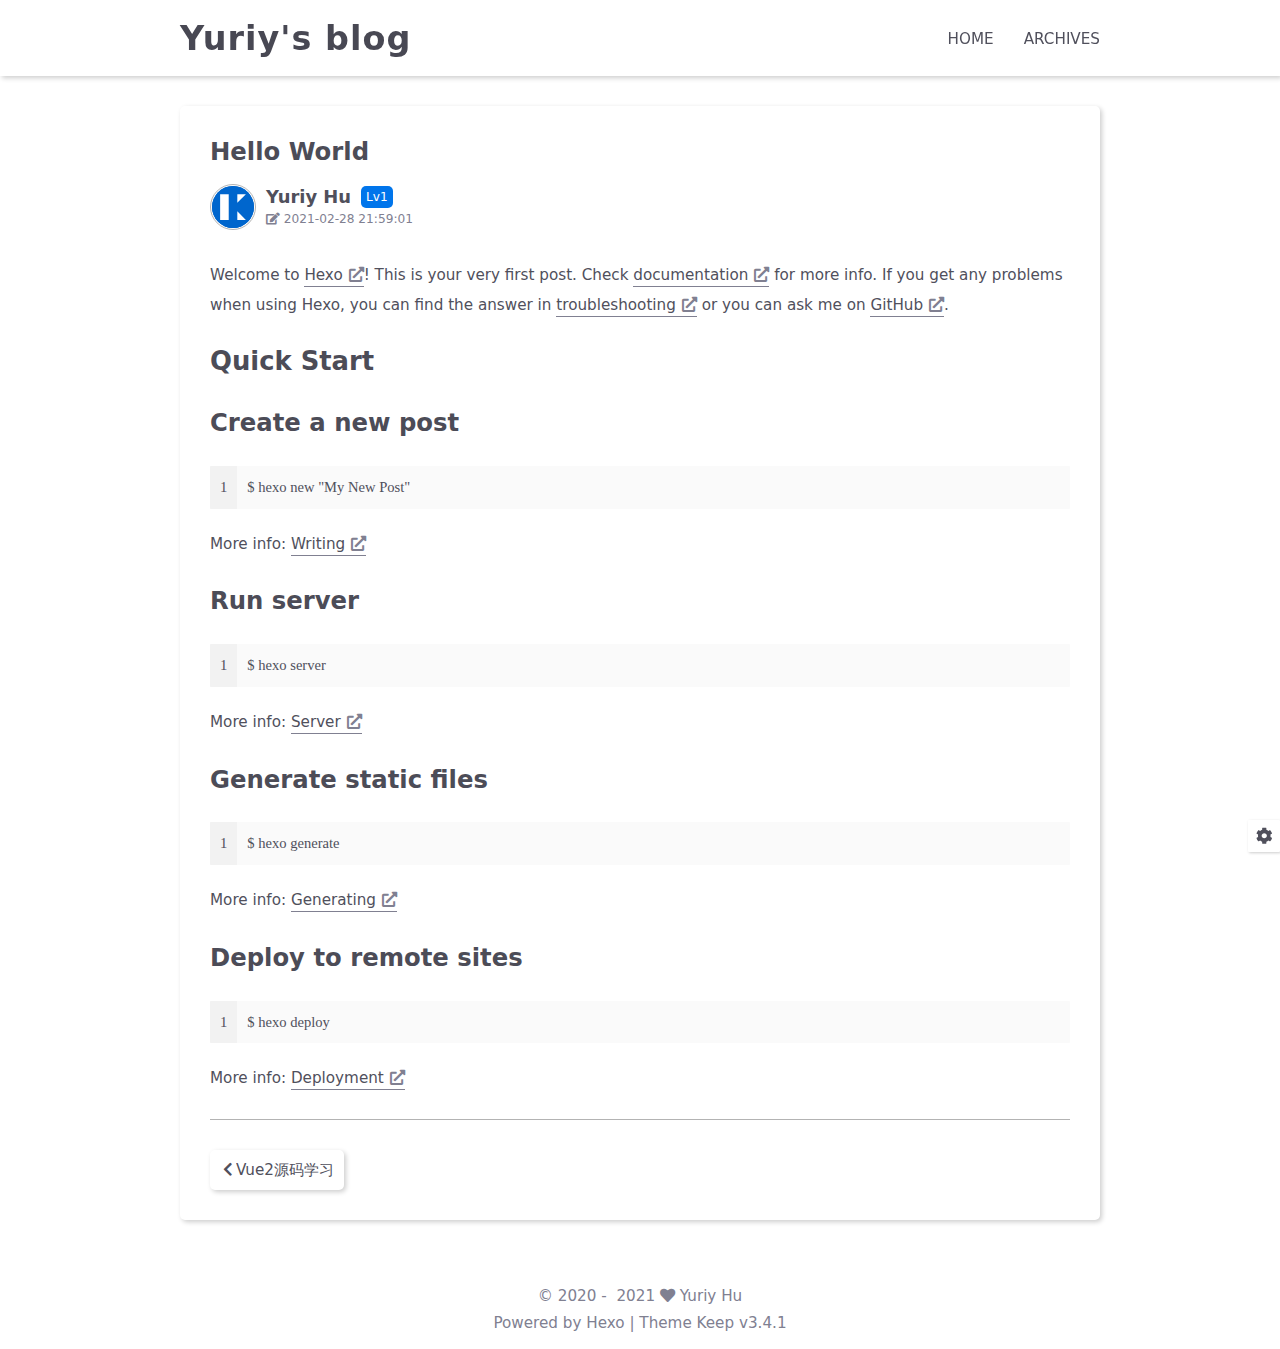
<file: 2021/02/28/hello-world/index.html>
<!DOCTYPE html>
<html lang="en">
<head>
    <meta charset="utf-8">
    <meta name="viewport" content="width=device-width, initial-scale=1, maximum-scale=1">
    <meta name="keywords" content="Hexo Theme Keep">
    <meta name="description" content="Hexo Theme Keep">
    <meta name="author" content="Yuriy Hu">
    
    <title>
        
            Hello World |
        
        Yuriy&#39;s blog
    </title>
    <link rel="stylesheet" href="/css/style.css">
    <link rel="shortcut icon" href="/images/logo.svg">
    <link rel="stylesheet" href="/css/font-awesome.min.css">
    <script id="hexo-configurations">
    let KEEP = window.KEEP || {};
    KEEP.hexo_config = {"hostname":"example.com","root":"/","language":"en"};
    KEEP.theme_config = {"toc":{"enable":false,"number":false,"expand_all":false,"init_open":false},"style":{"primary_color":"#0066CC","avatar":"/images/avatar.svg","favicon":"/images/logo.svg","article_img_align":"left","left_side_width":"260px","content_max_width":"920px","hover":{"shadow":false,"scale":false},"first_screen":{"enable":true,"background_img":"/images/bg.svg","description":"预见未来的最好方式就是创造未来"},"scroll":{"progress_bar":{"enable":true},"percent":{"enable":true}}},"local_search":{"enable":false,"preload":false},"code_copy":{"enable":false,"style":"default"},"pjax":{"enable":false},"lazyload":{"enable":false},"version":"3.4.1"};
    KEEP.language_ago = {"second":"%s seconds ago","minute":"%s minutes ago","hour":"%s hours ago","day":"%s days ago","week":"%s weeks ago","month":"%s months ago","year":"%s years ago"};
  </script>
<meta name="generator" content="Hexo 5.4.0"></head>


<body>
<div class="progress-bar-container">
    
        <span class="scroll-progress-bar"></span>
    

    
</div>


<main class="page-container">

    

    <div class="page-main-content">

        <div class="page-main-content-top">
            <header class="header-wrapper">

    <div class="header-content">
        <div class="left">
            <a class="logo-title" href="/">
                Yuriy&#39;s blog
            </a>
        </div>

        <div class="right">
            <div class="pc">
                <ul class="menu-list">
                    
                        <li class="menu-item">
                            <a class=""
                               href="/"
                            >
                                HOME
                            </a>
                        </li>
                    
                        <li class="menu-item">
                            <a class=""
                               href="/archives"
                            >
                                ARCHIVES
                            </a>
                        </li>
                    
                    
                </ul>
            </div>
            <div class="mobile">
                
                <div class="icon-item menu-bar">
                    <div class="menu-bar-middle"></div>
                </div>
            </div>
        </div>
    </div>

    <div class="header-drawer">
        <ul class="drawer-menu-list">
            
                <li class="drawer-menu-item flex-center">
                    <a class=""
                       href="/">HOME</a>
                </li>
            
                <li class="drawer-menu-item flex-center">
                    <a class=""
                       href="/archives">ARCHIVES</a>
                </li>
            
        </ul>
    </div>

    <div class="window-mask"></div>

</header>


        </div>

        <div class="page-main-content-middle">

            <div class="main-content">

                
                    <div class="fade-in-down-animation">
    <div class="article-content-container">

        <div class="article-title">
            <span class="title-hover-animation">Hello World</span>
        </div>

        
            <div class="article-header">
                <div class="avatar">
                    <img src="/images/avatar.svg">
                </div>
                <div class="info">
                    <div class="author">
                        <span class="name">Yuriy Hu</span>
                        
                            <span class="author-label">Lv1</span>
                        
                    </div>
                    <div class="meta-info">
                        <div class="article-meta-info">
    <span class="article-date article-meta-item">
        <i class="fas fa-edit"></i>&nbsp;2021-02-28 21:59:01
    </span>
    
    

    
    
    
    
</div>

                    </div>
                </div>
            </div>
        

        <div class="article-content markdown-body">
            <p>Welcome to <a class="link"   target="_blank" rel="noopener" href="https://hexo.io/" >Hexo<i class="fas fa-external-link-alt"></i></a>! This is your very first post. Check <a class="link"   target="_blank" rel="noopener" href="https://hexo.io/docs/" >documentation<i class="fas fa-external-link-alt"></i></a> for more info. If you get any problems when using Hexo, you can find the answer in <a class="link"   target="_blank" rel="noopener" href="https://hexo.io/docs/troubleshooting.html" >troubleshooting<i class="fas fa-external-link-alt"></i></a> or you can ask me on <a class="link"   target="_blank" rel="noopener" href="https://github.com/hexojs/hexo/issues" >GitHub<i class="fas fa-external-link-alt"></i></a>.</p>
<h2 id="Quick-Start"><a href="#Quick-Start" class="headerlink" title="Quick Start"></a>Quick Start</h2><h3 id="Create-a-new-post"><a href="#Create-a-new-post" class="headerlink" title="Create a new post"></a>Create a new post</h3><figure class="highlight bash"><table><tr><td class="gutter"><pre><span class="line">1</span><br></pre></td><td class="code"><pre><span class="line">$ hexo new <span class="string">&quot;My New Post&quot;</span></span><br></pre></td></tr></table></figure>

<p>More info: <a class="link"   target="_blank" rel="noopener" href="https://hexo.io/docs/writing.html" >Writing<i class="fas fa-external-link-alt"></i></a></p>
<h3 id="Run-server"><a href="#Run-server" class="headerlink" title="Run server"></a>Run server</h3><figure class="highlight bash"><table><tr><td class="gutter"><pre><span class="line">1</span><br></pre></td><td class="code"><pre><span class="line">$ hexo server</span><br></pre></td></tr></table></figure>

<p>More info: <a class="link"   target="_blank" rel="noopener" href="https://hexo.io/docs/server.html" >Server<i class="fas fa-external-link-alt"></i></a></p>
<h3 id="Generate-static-files"><a href="#Generate-static-files" class="headerlink" title="Generate static files"></a>Generate static files</h3><figure class="highlight bash"><table><tr><td class="gutter"><pre><span class="line">1</span><br></pre></td><td class="code"><pre><span class="line">$ hexo generate</span><br></pre></td></tr></table></figure>

<p>More info: <a class="link"   target="_blank" rel="noopener" href="https://hexo.io/docs/generating.html" >Generating<i class="fas fa-external-link-alt"></i></a></p>
<h3 id="Deploy-to-remote-sites"><a href="#Deploy-to-remote-sites" class="headerlink" title="Deploy to remote sites"></a>Deploy to remote sites</h3><figure class="highlight bash"><table><tr><td class="gutter"><pre><span class="line">1</span><br></pre></td><td class="code"><pre><span class="line">$ hexo deploy</span><br></pre></td></tr></table></figure>

<p>More info: <a class="link"   target="_blank" rel="noopener" href="https://hexo.io/docs/one-command-deployment.html" >Deployment<i class="fas fa-external-link-alt"></i></a></p>

        </div>

        

        
            <div class="article-nav">
                
                    <div class="article-prev">
                        <a class="prev"
                           rel="prev"
                           href="/2021/03/11/vue%E6%BA%90%E7%A0%81%E8%A7%A3%E6%9E%90/"
                        >
                            <span class="left arrow-icon flex-center">
                              <i class="fas fa-chevron-left"></i>
                            </span>
                            <span class="title flex-center">
                                <span class="post-nav-title-item">Vue2源码学习</span>
                                <span class="post-nav-item">Prev posts</span>
                            </span>
                        </a>
                    </div>
                
                
            </div>
        

        
    </div>
</div>


                
            </div>

        </div>

        <div class="page-main-content-bottom">
            <footer class="footer">
    <div class="info-container">
        <div class="copyright-info info-item">
            &copy;
            
              <span>2020</span>&nbsp;-&nbsp;
            
            2021&nbsp;<i class="fas fa-heart icon-animate"></i>&nbsp;<a href="/">Yuriy Hu</a>
        </div>
        
        <div class="theme-info info-item">
            Powered by <a target="_blank" href="https://hexo.io">Hexo</a>&nbsp;|&nbsp;Theme&nbsp;<a class="theme-version" target="_blank" href="https://github.com/XPoet/hexo-theme-keep">Keep v3.4.1</a>
        </div>
        
    </div>
</footer>

        </div>
    </div>

    
        <div class="post-tools">
            <div class="post-tools-container">
    <ul class="tools-list">
        <!-- TOC aside toggle -->
        

        <!-- go comment -->
        
    </ul>
</div>

        </div>
    

    <div class="right-bottom-side-tools">
        <div class="side-tools-container">
    <ul class="side-tools-list">
        <li class="tools-item tool-font-adjust-plus flex-center">
            <i class="fas fa-search-plus"></i>
        </li>

        <li class="tools-item tool-font-adjust-minus flex-center">
            <i class="fas fa-search-minus"></i>
        </li>

        <li class="tools-item tool-expand-width flex-center">
            <i class="fas fa-arrows-alt-h"></i>
        </li>

        <li class="tools-item tool-dark-light-toggle flex-center">
            <i class="fas fa-moon"></i>
        </li>

        <!-- rss -->
        

        

        <li class="tools-item tool-scroll-to-bottom flex-center">
            <i class="fas fa-arrow-down"></i>
        </li>
    </ul>

    <ul class="exposed-tools-list">
        <li class="tools-item tool-toggle-show flex-center">
            <i class="fas fa-cog fa-spin"></i>
        </li>
        
            <li class="tools-item tool-scroll-to-top flex-center">
                <i class="arrow-up fas fa-arrow-up"></i>
                <span class="percent"></span>
            </li>
        
    </ul>
</div>

    </div>

    

    <div class="image-viewer-container">
    <img src="">
</div>


    

</main>



<script src="/js/utils.js"></script><script src="/js/main.js"></script><script src="/js/header-shrink.js"></script><script src="/js/back2top.js"></script><script src="/js/dark-light-toggle.js"></script>







<div class="post-scripts">
    
</div>



</body>
</html>
</file>
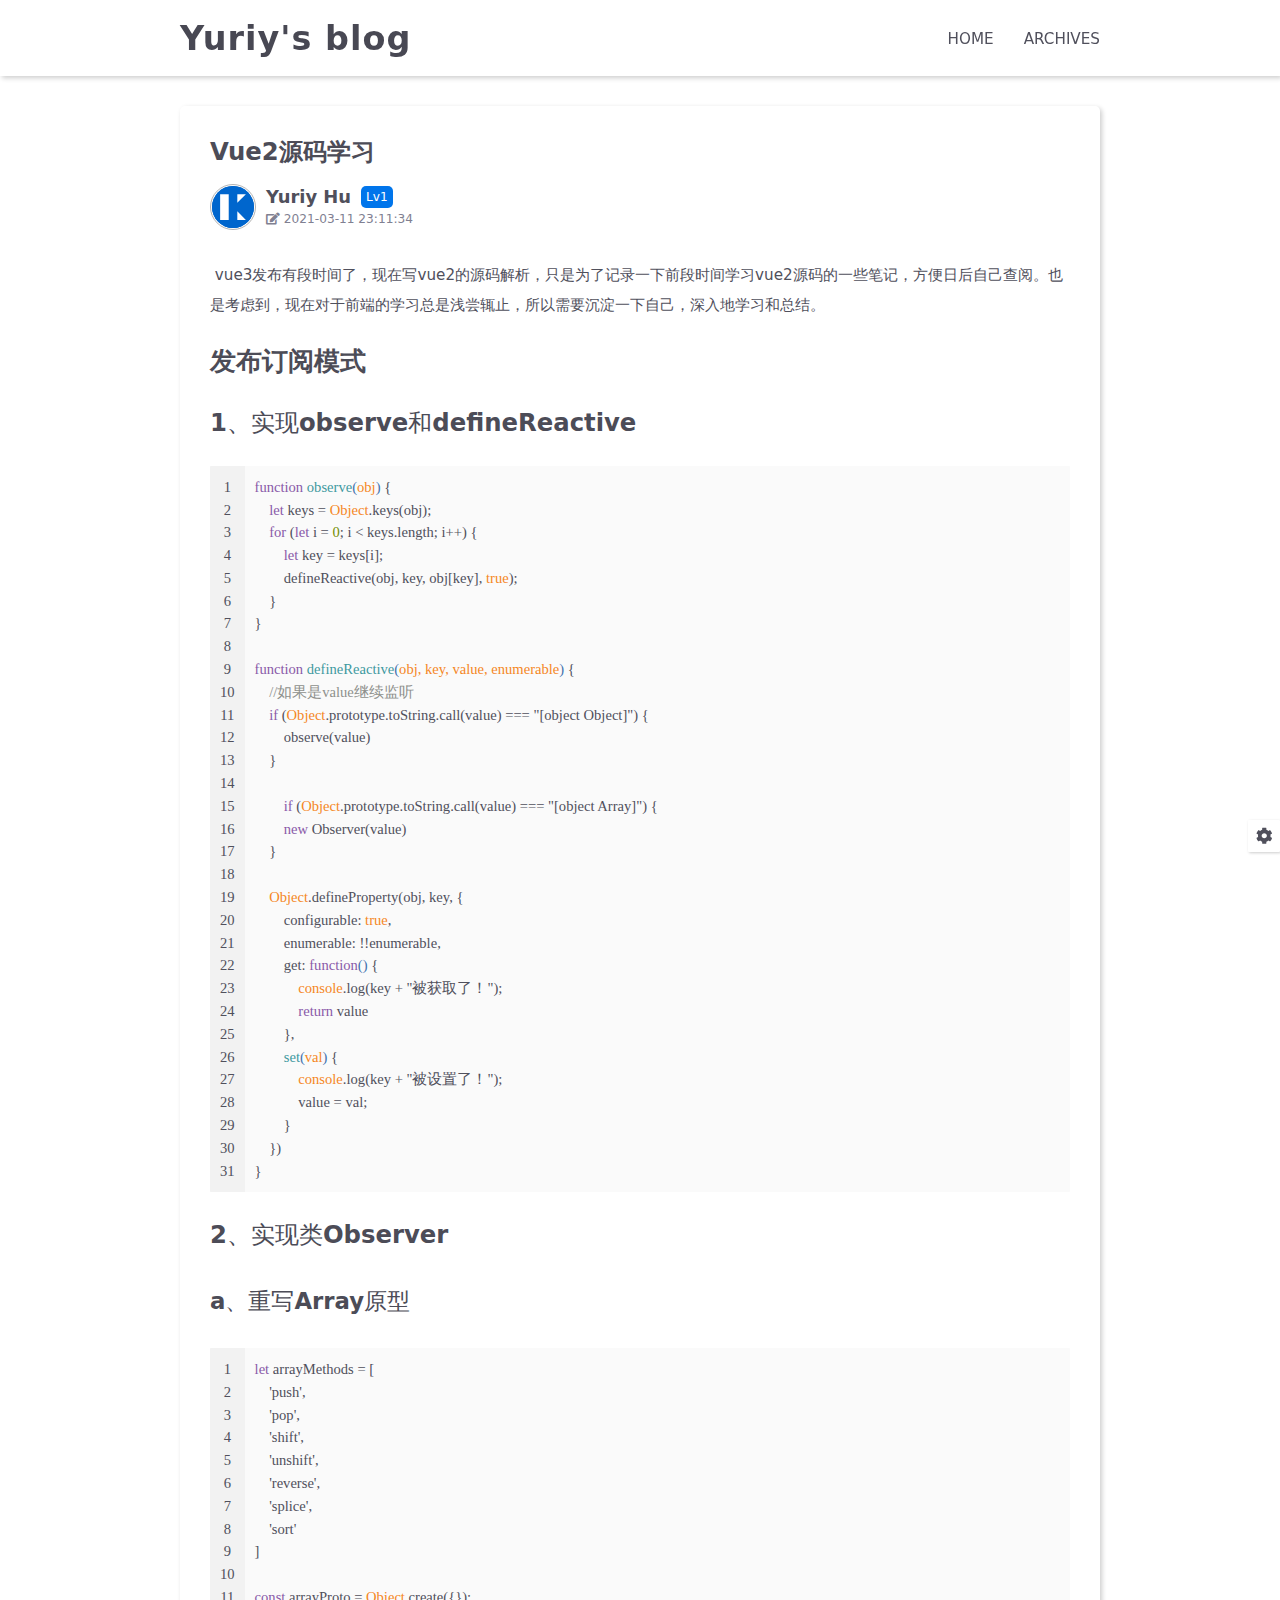
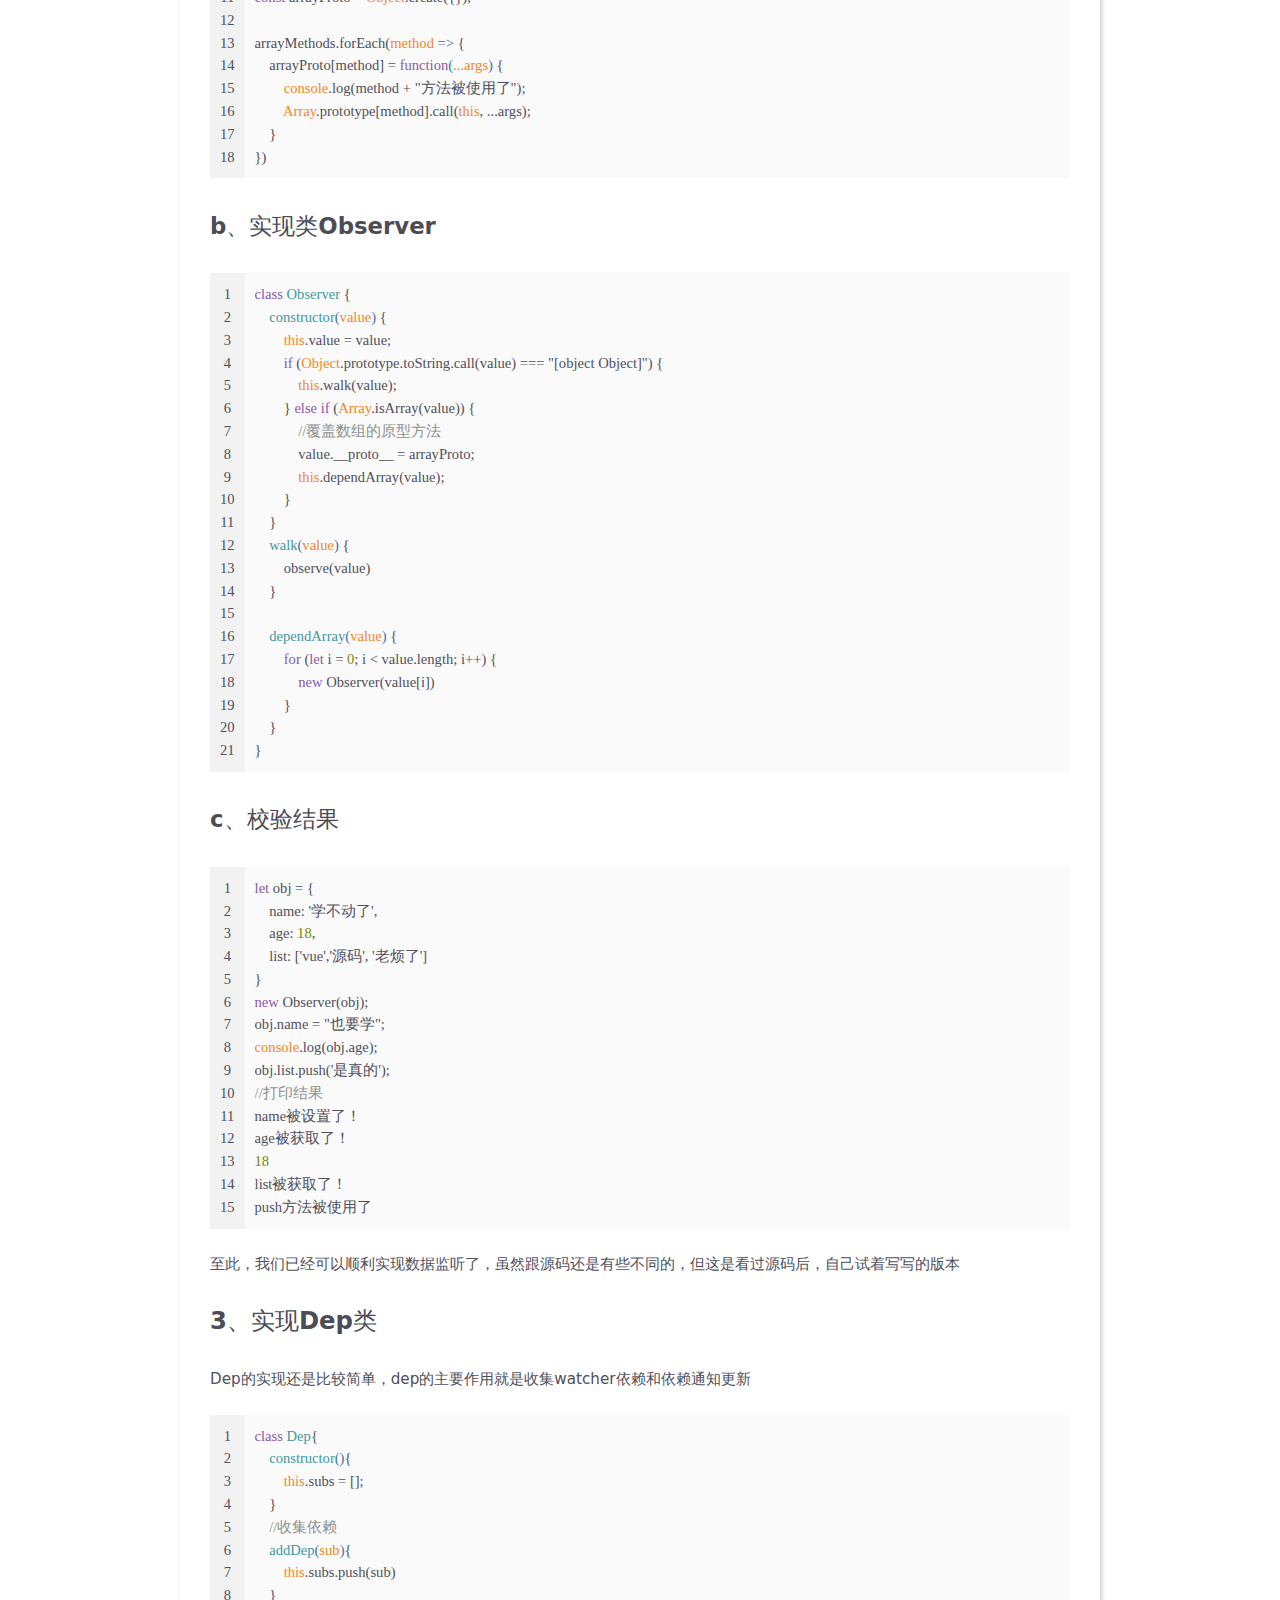
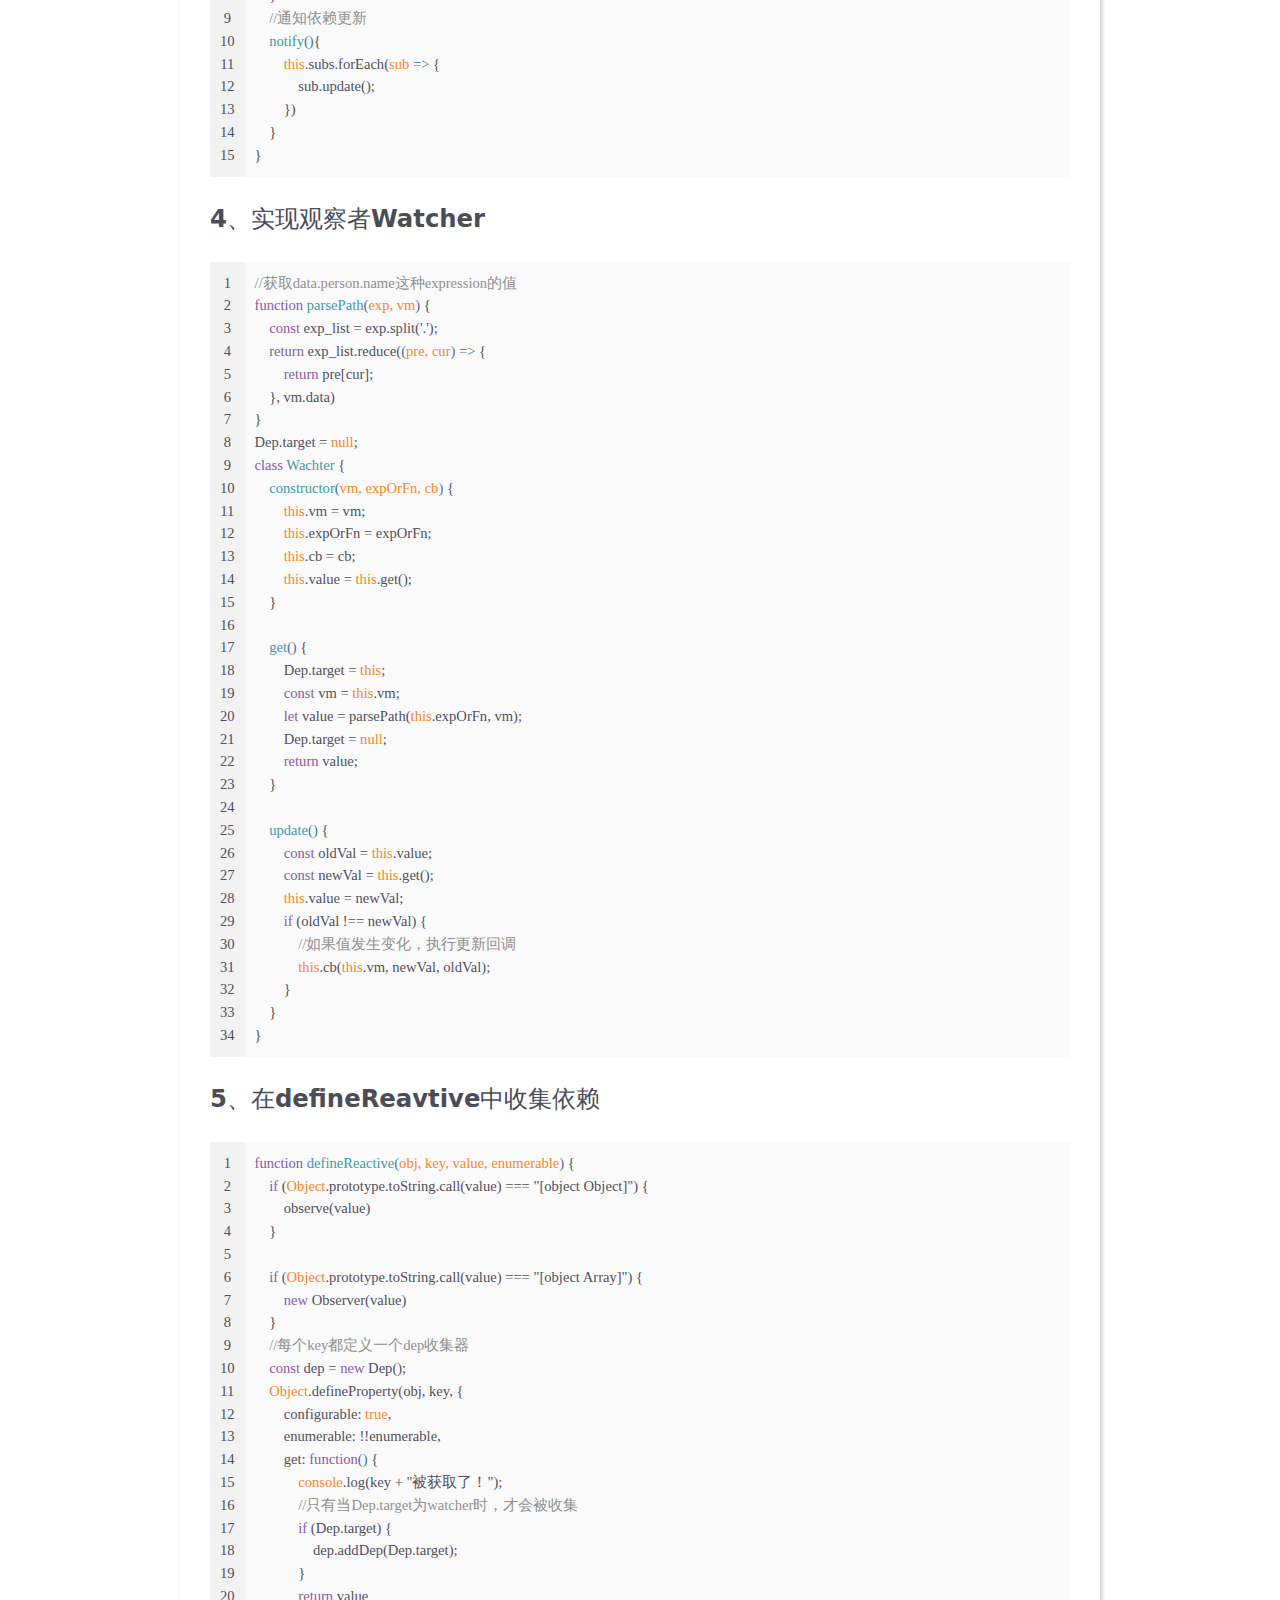
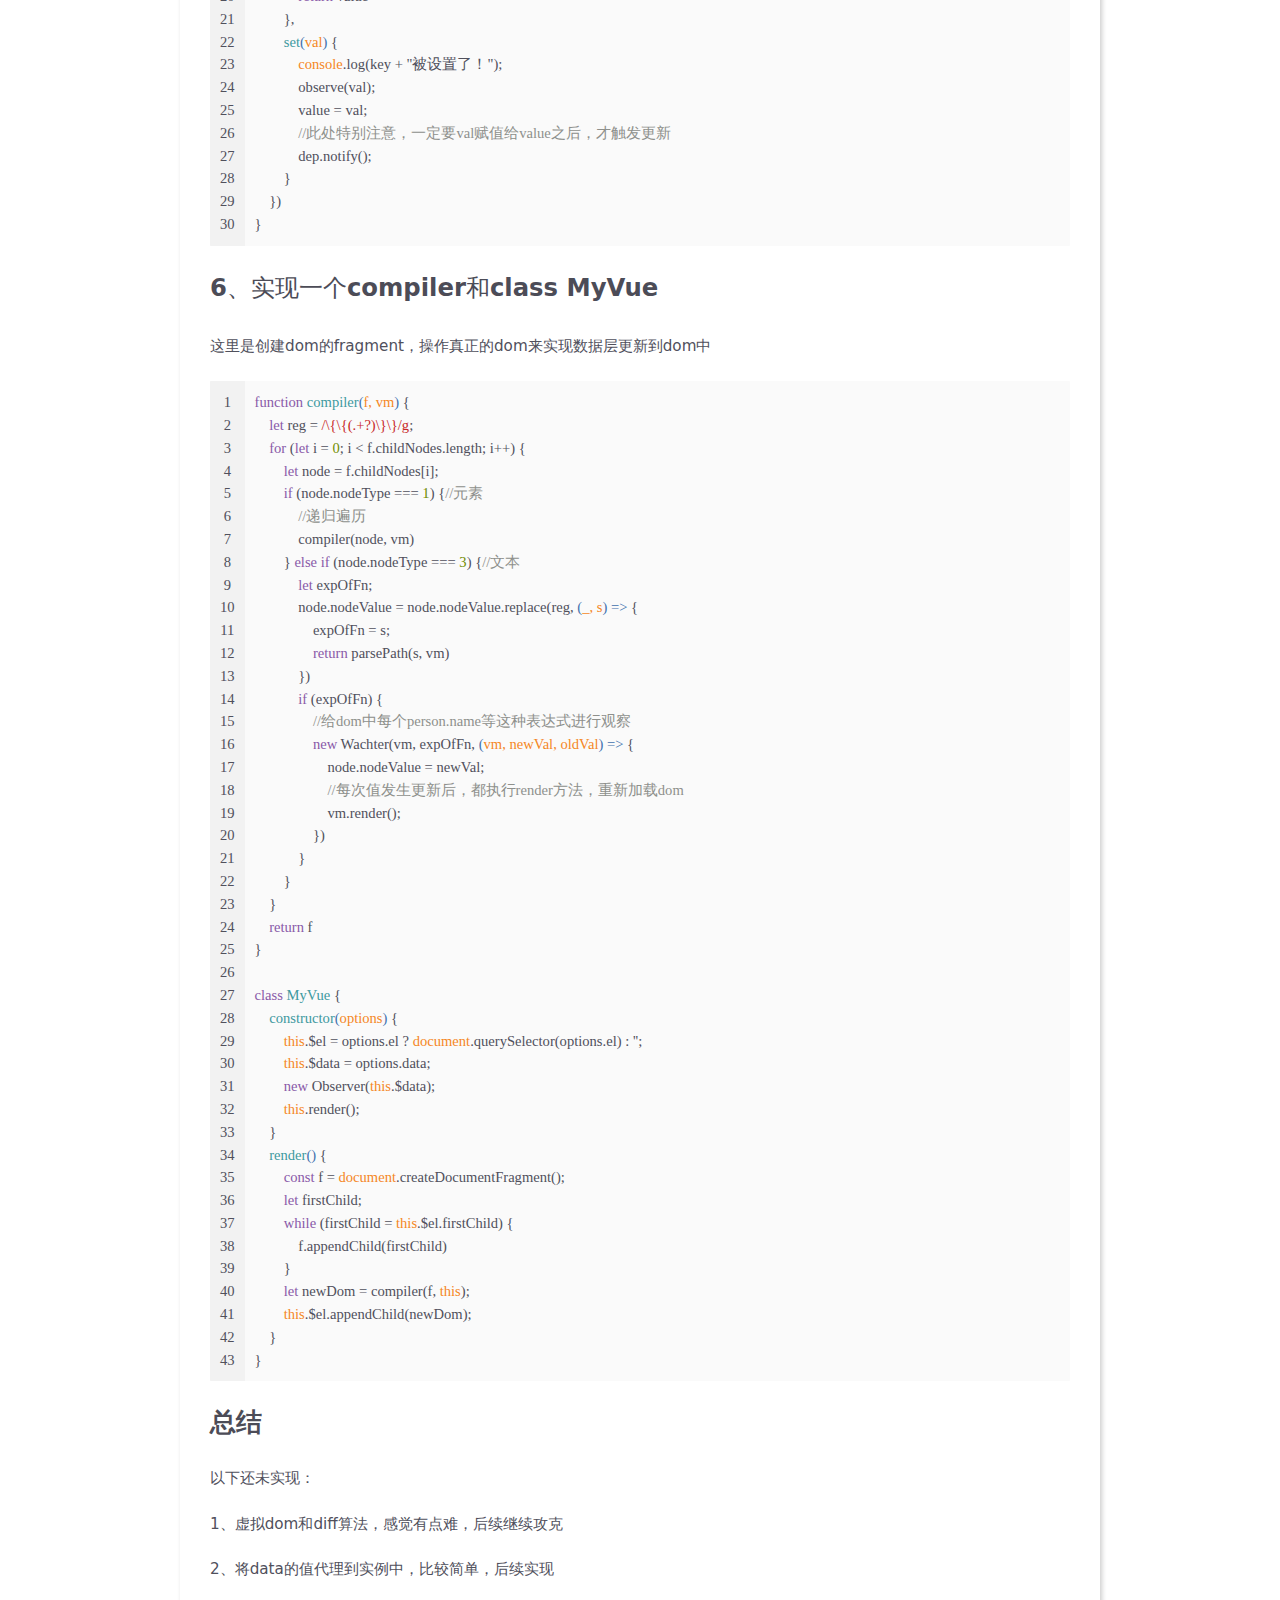
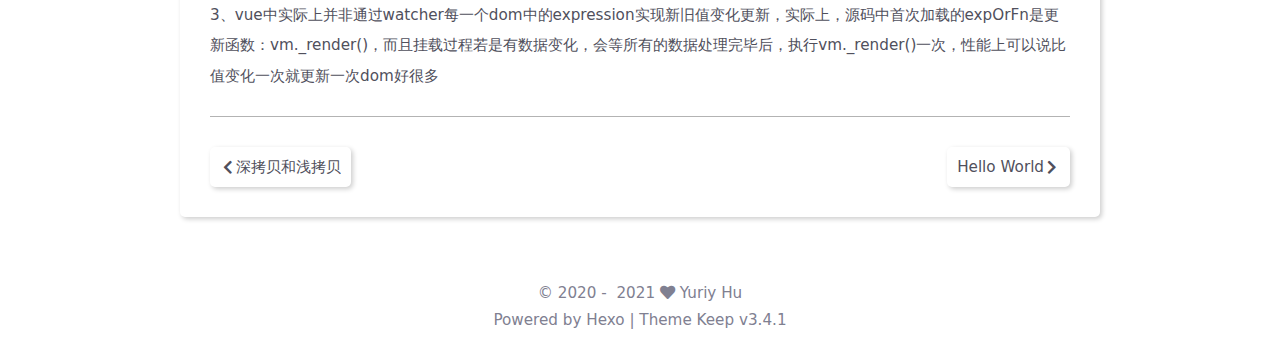
<file: 2021/03/11/vue源码解析/index.html>
<!DOCTYPE html>
<html lang="en">
<head>
    <meta charset="utf-8">
    <meta name="viewport" content="width=device-width, initial-scale=1, maximum-scale=1">
    <meta name="keywords" content="Hexo Theme Keep">
    <meta name="description" content="Hexo Theme Keep">
    <meta name="author" content="Yuriy Hu">
    
    <title>
        
            Vue2源码学习 |
        
        Yuriy&#39;s blog
    </title>
    <link rel="stylesheet" href="/css/style.css">
    <link rel="shortcut icon" href="/images/logo.svg">
    <link rel="stylesheet" href="/css/font-awesome.min.css">
    <script id="hexo-configurations">
    let KEEP = window.KEEP || {};
    KEEP.hexo_config = {"hostname":"example.com","root":"/","language":"en"};
    KEEP.theme_config = {"toc":{"enable":false,"number":false,"expand_all":false,"init_open":false},"style":{"primary_color":"#0066CC","avatar":"/images/avatar.svg","favicon":"/images/logo.svg","article_img_align":"left","left_side_width":"260px","content_max_width":"920px","hover":{"shadow":false,"scale":false},"first_screen":{"enable":true,"background_img":"/images/bg.svg","description":"预见未来的最好方式就是创造未来"},"scroll":{"progress_bar":{"enable":true},"percent":{"enable":true}}},"local_search":{"enable":false,"preload":false},"code_copy":{"enable":false,"style":"default"},"pjax":{"enable":false},"lazyload":{"enable":false},"version":"3.4.1"};
    KEEP.language_ago = {"second":"%s seconds ago","minute":"%s minutes ago","hour":"%s hours ago","day":"%s days ago","week":"%s weeks ago","month":"%s months ago","year":"%s years ago"};
  </script>
<meta name="generator" content="Hexo 5.4.0"></head>


<body>
<div class="progress-bar-container">
    
        <span class="scroll-progress-bar"></span>
    

    
</div>


<main class="page-container">

    

    <div class="page-main-content">

        <div class="page-main-content-top">
            <header class="header-wrapper">

    <div class="header-content">
        <div class="left">
            <a class="logo-title" href="/">
                Yuriy&#39;s blog
            </a>
        </div>

        <div class="right">
            <div class="pc">
                <ul class="menu-list">
                    
                        <li class="menu-item">
                            <a class=""
                               href="/"
                            >
                                HOME
                            </a>
                        </li>
                    
                        <li class="menu-item">
                            <a class=""
                               href="/archives"
                            >
                                ARCHIVES
                            </a>
                        </li>
                    
                    
                </ul>
            </div>
            <div class="mobile">
                
                <div class="icon-item menu-bar">
                    <div class="menu-bar-middle"></div>
                </div>
            </div>
        </div>
    </div>

    <div class="header-drawer">
        <ul class="drawer-menu-list">
            
                <li class="drawer-menu-item flex-center">
                    <a class=""
                       href="/">HOME</a>
                </li>
            
                <li class="drawer-menu-item flex-center">
                    <a class=""
                       href="/archives">ARCHIVES</a>
                </li>
            
        </ul>
    </div>

    <div class="window-mask"></div>

</header>


        </div>

        <div class="page-main-content-middle">

            <div class="main-content">

                
                    <div class="fade-in-down-animation">
    <div class="article-content-container">

        <div class="article-title">
            <span class="title-hover-animation">Vue2源码学习</span>
        </div>

        
            <div class="article-header">
                <div class="avatar">
                    <img src="/images/avatar.svg">
                </div>
                <div class="info">
                    <div class="author">
                        <span class="name">Yuriy Hu</span>
                        
                            <span class="author-label">Lv1</span>
                        
                    </div>
                    <div class="meta-info">
                        <div class="article-meta-info">
    <span class="article-date article-meta-item">
        <i class="fas fa-edit"></i>&nbsp;2021-03-11 23:11:34
    </span>
    
    

    
    
    
    
</div>

                    </div>
                </div>
            </div>
        

        <div class="article-content markdown-body">
            <p>​    vue3发布有段时间了，现在写vue2的源码解析，只是为了记录一下前段时间学习vue2源码的一些笔记，方便日后自己查阅。也是考虑到，现在对于前端的学习总是浅尝辄止，所以需要沉淀一下自己，深入地学习和总结。</p>
<h2 id="发布订阅模式"><a href="#发布订阅模式" class="headerlink" title="发布订阅模式"></a>发布订阅模式</h2><h3 id="1、实现observe和defineReactive"><a href="#1、实现observe和defineReactive" class="headerlink" title="1、实现observe和defineReactive"></a>1、实现observe和defineReactive</h3><figure class="highlight javascript"><table><tr><td class="gutter"><pre><span class="line">1</span><br><span class="line">2</span><br><span class="line">3</span><br><span class="line">4</span><br><span class="line">5</span><br><span class="line">6</span><br><span class="line">7</span><br><span class="line">8</span><br><span class="line">9</span><br><span class="line">10</span><br><span class="line">11</span><br><span class="line">12</span><br><span class="line">13</span><br><span class="line">14</span><br><span class="line">15</span><br><span class="line">16</span><br><span class="line">17</span><br><span class="line">18</span><br><span class="line">19</span><br><span class="line">20</span><br><span class="line">21</span><br><span class="line">22</span><br><span class="line">23</span><br><span class="line">24</span><br><span class="line">25</span><br><span class="line">26</span><br><span class="line">27</span><br><span class="line">28</span><br><span class="line">29</span><br><span class="line">30</span><br><span class="line">31</span><br></pre></td><td class="code"><pre><span class="line"><span class="function"><span class="keyword">function</span> <span class="title">observe</span>(<span class="params">obj</span>) </span>&#123;</span><br><span class="line">    <span class="keyword">let</span> keys = <span class="built_in">Object</span>.keys(obj);</span><br><span class="line">    <span class="keyword">for</span> (<span class="keyword">let</span> i = <span class="number">0</span>; i &lt; keys.length; i++) &#123;</span><br><span class="line">        <span class="keyword">let</span> key = keys[i];</span><br><span class="line">        defineReactive(obj, key, obj[key], <span class="literal">true</span>);</span><br><span class="line">    &#125;</span><br><span class="line">&#125;</span><br><span class="line"></span><br><span class="line"><span class="function"><span class="keyword">function</span> <span class="title">defineReactive</span>(<span class="params">obj, key, value, enumerable</span>) </span>&#123;</span><br><span class="line">    <span class="comment">//如果是value继续监听</span></span><br><span class="line">    <span class="keyword">if</span> (<span class="built_in">Object</span>.prototype.toString.call(value) === <span class="string">&quot;[object Object]&quot;</span>) &#123;</span><br><span class="line">        observe(value)</span><br><span class="line">    &#125;</span><br><span class="line">    </span><br><span class="line">	<span class="keyword">if</span> (<span class="built_in">Object</span>.prototype.toString.call(value) === <span class="string">&quot;[object Array]&quot;</span>) &#123;</span><br><span class="line">        <span class="keyword">new</span> Observer(value)</span><br><span class="line">    &#125;</span><br><span class="line">    </span><br><span class="line">    <span class="built_in">Object</span>.defineProperty(obj, key, &#123;</span><br><span class="line">        configurable: <span class="literal">true</span>,</span><br><span class="line">        enumerable: !!enumerable,</span><br><span class="line">        get: <span class="function"><span class="keyword">function</span>(<span class="params"></span>) </span>&#123;</span><br><span class="line">            <span class="built_in">console</span>.log(key + <span class="string">&quot;被获取了！&quot;</span>);</span><br><span class="line">            <span class="keyword">return</span> value</span><br><span class="line">        &#125;,</span><br><span class="line">        <span class="function"><span class="title">set</span>(<span class="params">val</span>)</span> &#123;</span><br><span class="line">            <span class="built_in">console</span>.log(key + <span class="string">&quot;被设置了！&quot;</span>);</span><br><span class="line">            value = val;</span><br><span class="line">        &#125;</span><br><span class="line">    &#125;)</span><br><span class="line">&#125;</span><br></pre></td></tr></table></figure>

<h3 id="2、实现类Observer"><a href="#2、实现类Observer" class="headerlink" title="2、实现类Observer"></a>2、实现类Observer</h3><h4 id="a、重写Array原型"><a href="#a、重写Array原型" class="headerlink" title="a、重写Array原型"></a>a、重写Array原型</h4><figure class="highlight javascript"><table><tr><td class="gutter"><pre><span class="line">1</span><br><span class="line">2</span><br><span class="line">3</span><br><span class="line">4</span><br><span class="line">5</span><br><span class="line">6</span><br><span class="line">7</span><br><span class="line">8</span><br><span class="line">9</span><br><span class="line">10</span><br><span class="line">11</span><br><span class="line">12</span><br><span class="line">13</span><br><span class="line">14</span><br><span class="line">15</span><br><span class="line">16</span><br><span class="line">17</span><br><span class="line">18</span><br></pre></td><td class="code"><pre><span class="line"><span class="keyword">let</span> arrayMethods = [</span><br><span class="line">    <span class="string">&#x27;push&#x27;</span>,</span><br><span class="line">    <span class="string">&#x27;pop&#x27;</span>,</span><br><span class="line">    <span class="string">&#x27;shift&#x27;</span>,</span><br><span class="line">    <span class="string">&#x27;unshift&#x27;</span>,</span><br><span class="line">    <span class="string">&#x27;reverse&#x27;</span>,</span><br><span class="line">    <span class="string">&#x27;splice&#x27;</span>,</span><br><span class="line">    <span class="string">&#x27;sort&#x27;</span></span><br><span class="line">]</span><br><span class="line"></span><br><span class="line"><span class="keyword">const</span> arrayProto = <span class="built_in">Object</span>.create(&#123;&#125;);</span><br><span class="line"></span><br><span class="line">arrayMethods.forEach(<span class="function"><span class="params">method</span> =&gt;</span> &#123;</span><br><span class="line">    arrayProto[method] = <span class="function"><span class="keyword">function</span>(<span class="params">...args</span>) </span>&#123;</span><br><span class="line">        <span class="built_in">console</span>.log(method + <span class="string">&quot;方法被使用了&quot;</span>);</span><br><span class="line">        <span class="built_in">Array</span>.prototype[method].call(<span class="built_in">this</span>, ...args);</span><br><span class="line">    &#125;</span><br><span class="line">&#125;)</span><br></pre></td></tr></table></figure>

<h4 id="b、实现类Observer"><a href="#b、实现类Observer" class="headerlink" title="b、实现类Observer"></a>b、实现类Observer</h4><figure class="highlight javascript"><table><tr><td class="gutter"><pre><span class="line">1</span><br><span class="line">2</span><br><span class="line">3</span><br><span class="line">4</span><br><span class="line">5</span><br><span class="line">6</span><br><span class="line">7</span><br><span class="line">8</span><br><span class="line">9</span><br><span class="line">10</span><br><span class="line">11</span><br><span class="line">12</span><br><span class="line">13</span><br><span class="line">14</span><br><span class="line">15</span><br><span class="line">16</span><br><span class="line">17</span><br><span class="line">18</span><br><span class="line">19</span><br><span class="line">20</span><br><span class="line">21</span><br></pre></td><td class="code"><pre><span class="line"><span class="class"><span class="keyword">class</span> <span class="title">Observer</span> </span>&#123;</span><br><span class="line">    <span class="function"><span class="title">constructor</span>(<span class="params">value</span>)</span> &#123;</span><br><span class="line">        <span class="built_in">this</span>.value = value;</span><br><span class="line">        <span class="keyword">if</span> (<span class="built_in">Object</span>.prototype.toString.call(value) === <span class="string">&quot;[object Object]&quot;</span>) &#123;</span><br><span class="line">            <span class="built_in">this</span>.walk(value);</span><br><span class="line">        &#125; <span class="keyword">else</span> <span class="keyword">if</span> (<span class="built_in">Array</span>.isArray(value)) &#123;</span><br><span class="line">            <span class="comment">//覆盖数组的原型方法</span></span><br><span class="line">            value.__proto__ = arrayProto;</span><br><span class="line">            <span class="built_in">this</span>.dependArray(value);</span><br><span class="line">        &#125;</span><br><span class="line">    &#125;</span><br><span class="line">    <span class="function"><span class="title">walk</span>(<span class="params">value</span>)</span> &#123;</span><br><span class="line">        observe(value)</span><br><span class="line">    &#125;</span><br><span class="line"></span><br><span class="line">    <span class="function"><span class="title">dependArray</span>(<span class="params">value</span>)</span> &#123;</span><br><span class="line">        <span class="keyword">for</span> (<span class="keyword">let</span> i = <span class="number">0</span>; i &lt; value.length; i++) &#123;</span><br><span class="line">            <span class="keyword">new</span> Observer(value[i])</span><br><span class="line">        &#125;</span><br><span class="line">    &#125;</span><br><span class="line">&#125;</span><br></pre></td></tr></table></figure>

<h4 id="c、校验结果"><a href="#c、校验结果" class="headerlink" title="c、校验结果"></a>c、校验结果</h4><figure class="highlight javascript"><table><tr><td class="gutter"><pre><span class="line">1</span><br><span class="line">2</span><br><span class="line">3</span><br><span class="line">4</span><br><span class="line">5</span><br><span class="line">6</span><br><span class="line">7</span><br><span class="line">8</span><br><span class="line">9</span><br><span class="line">10</span><br><span class="line">11</span><br><span class="line">12</span><br><span class="line">13</span><br><span class="line">14</span><br><span class="line">15</span><br></pre></td><td class="code"><pre><span class="line"><span class="keyword">let</span> obj = &#123;</span><br><span class="line">    name: <span class="string">&#x27;学不动了&#x27;</span>,</span><br><span class="line">    age: <span class="number">18</span>,</span><br><span class="line">    list: [<span class="string">&#x27;vue&#x27;</span>,<span class="string">&#x27;源码&#x27;</span>, <span class="string">&#x27;老烦了&#x27;</span>]</span><br><span class="line">&#125;</span><br><span class="line"><span class="keyword">new</span> Observer(obj);</span><br><span class="line">obj.name = <span class="string">&quot;也要学&quot;</span>;</span><br><span class="line"><span class="built_in">console</span>.log(obj.age);</span><br><span class="line">obj.list.push(<span class="string">&#x27;是真的&#x27;</span>);</span><br><span class="line"><span class="comment">//打印结果</span></span><br><span class="line">name被设置了！</span><br><span class="line">age被获取了！</span><br><span class="line"><span class="number">18</span></span><br><span class="line">list被获取了！</span><br><span class="line">push方法被使用了</span><br></pre></td></tr></table></figure>

<p>至此，我们已经可以顺利实现数据监听了，虽然跟源码还是有些不同的，但这是看过源码后，自己试着写写的版本</p>
<h3 id="3、实现Dep类"><a href="#3、实现Dep类" class="headerlink" title="3、实现Dep类"></a>3、实现Dep类</h3><p>Dep的实现还是比较简单，dep的主要作用就是收集watcher依赖和依赖通知更新</p>
<figure class="highlight javascript"><table><tr><td class="gutter"><pre><span class="line">1</span><br><span class="line">2</span><br><span class="line">3</span><br><span class="line">4</span><br><span class="line">5</span><br><span class="line">6</span><br><span class="line">7</span><br><span class="line">8</span><br><span class="line">9</span><br><span class="line">10</span><br><span class="line">11</span><br><span class="line">12</span><br><span class="line">13</span><br><span class="line">14</span><br><span class="line">15</span><br></pre></td><td class="code"><pre><span class="line"><span class="class"><span class="keyword">class</span> <span class="title">Dep</span></span>&#123;</span><br><span class="line">    <span class="function"><span class="title">constructor</span>(<span class="params"></span>)</span>&#123;</span><br><span class="line">        <span class="built_in">this</span>.subs = [];</span><br><span class="line">    &#125;</span><br><span class="line">    <span class="comment">//收集依赖</span></span><br><span class="line">    <span class="function"><span class="title">addDep</span>(<span class="params">sub</span>)</span>&#123;</span><br><span class="line">        <span class="built_in">this</span>.subs.push(sub)</span><br><span class="line">    &#125;</span><br><span class="line">    <span class="comment">//通知依赖更新</span></span><br><span class="line">    <span class="function"><span class="title">notify</span>(<span class="params"></span>)</span>&#123;</span><br><span class="line">        <span class="built_in">this</span>.subs.forEach(<span class="function"><span class="params">sub</span> =&gt;</span> &#123;</span><br><span class="line">            sub.update();</span><br><span class="line">        &#125;)</span><br><span class="line">    &#125;</span><br><span class="line">&#125;</span><br></pre></td></tr></table></figure>



<h3 id="4、实现观察者Watcher"><a href="#4、实现观察者Watcher" class="headerlink" title="4、实现观察者Watcher"></a>4、实现观察者Watcher</h3><figure class="highlight javascript"><table><tr><td class="gutter"><pre><span class="line">1</span><br><span class="line">2</span><br><span class="line">3</span><br><span class="line">4</span><br><span class="line">5</span><br><span class="line">6</span><br><span class="line">7</span><br><span class="line">8</span><br><span class="line">9</span><br><span class="line">10</span><br><span class="line">11</span><br><span class="line">12</span><br><span class="line">13</span><br><span class="line">14</span><br><span class="line">15</span><br><span class="line">16</span><br><span class="line">17</span><br><span class="line">18</span><br><span class="line">19</span><br><span class="line">20</span><br><span class="line">21</span><br><span class="line">22</span><br><span class="line">23</span><br><span class="line">24</span><br><span class="line">25</span><br><span class="line">26</span><br><span class="line">27</span><br><span class="line">28</span><br><span class="line">29</span><br><span class="line">30</span><br><span class="line">31</span><br><span class="line">32</span><br><span class="line">33</span><br><span class="line">34</span><br></pre></td><td class="code"><pre><span class="line"><span class="comment">//获取data.person.name这种expression的值</span></span><br><span class="line"><span class="function"><span class="keyword">function</span> <span class="title">parsePath</span>(<span class="params">exp, vm</span>) </span>&#123;</span><br><span class="line">    <span class="keyword">const</span> exp_list = exp.split(<span class="string">&#x27;.&#x27;</span>);</span><br><span class="line">    <span class="keyword">return</span> exp_list.reduce(<span class="function">(<span class="params">pre, cur</span>) =&gt;</span> &#123;</span><br><span class="line">        <span class="keyword">return</span> pre[cur];</span><br><span class="line">    &#125;, vm.data)</span><br><span class="line">&#125;</span><br><span class="line">Dep.target = <span class="literal">null</span>;</span><br><span class="line"><span class="class"><span class="keyword">class</span> <span class="title">Wachter</span> </span>&#123;</span><br><span class="line">    <span class="function"><span class="title">constructor</span>(<span class="params">vm, expOrFn, cb</span>)</span> &#123;</span><br><span class="line">        <span class="built_in">this</span>.vm = vm;</span><br><span class="line">        <span class="built_in">this</span>.expOrFn = expOrFn;</span><br><span class="line">        <span class="built_in">this</span>.cb = cb;</span><br><span class="line">        <span class="built_in">this</span>.value = <span class="built_in">this</span>.get();</span><br><span class="line">    &#125;</span><br><span class="line"></span><br><span class="line">    <span class="function"><span class="title">get</span>(<span class="params"></span>)</span> &#123;</span><br><span class="line">        Dep.target = <span class="built_in">this</span>;</span><br><span class="line">        <span class="keyword">const</span> vm = <span class="built_in">this</span>.vm;</span><br><span class="line">        <span class="keyword">let</span> value = parsePath(<span class="built_in">this</span>.expOrFn, vm);</span><br><span class="line">        Dep.target = <span class="literal">null</span>;</span><br><span class="line">        <span class="keyword">return</span> value;</span><br><span class="line">    &#125;</span><br><span class="line"></span><br><span class="line">    <span class="function"><span class="title">update</span>(<span class="params"></span>)</span> &#123;</span><br><span class="line">        <span class="keyword">const</span> oldVal = <span class="built_in">this</span>.value;</span><br><span class="line">        <span class="keyword">const</span> newVal = <span class="built_in">this</span>.get();</span><br><span class="line">        <span class="built_in">this</span>.value = newVal;</span><br><span class="line">        <span class="keyword">if</span> (oldVal !== newVal) &#123;</span><br><span class="line">            <span class="comment">//如果值发生变化，执行更新回调</span></span><br><span class="line">            <span class="built_in">this</span>.cb(<span class="built_in">this</span>.vm, newVal, oldVal);</span><br><span class="line">        &#125;</span><br><span class="line">    &#125;</span><br><span class="line">&#125;</span><br></pre></td></tr></table></figure>

<h3 id="5、在defineReavtive中收集依赖"><a href="#5、在defineReavtive中收集依赖" class="headerlink" title="5、在defineReavtive中收集依赖"></a>5、在defineReavtive中收集依赖</h3><figure class="highlight javascript"><table><tr><td class="gutter"><pre><span class="line">1</span><br><span class="line">2</span><br><span class="line">3</span><br><span class="line">4</span><br><span class="line">5</span><br><span class="line">6</span><br><span class="line">7</span><br><span class="line">8</span><br><span class="line">9</span><br><span class="line">10</span><br><span class="line">11</span><br><span class="line">12</span><br><span class="line">13</span><br><span class="line">14</span><br><span class="line">15</span><br><span class="line">16</span><br><span class="line">17</span><br><span class="line">18</span><br><span class="line">19</span><br><span class="line">20</span><br><span class="line">21</span><br><span class="line">22</span><br><span class="line">23</span><br><span class="line">24</span><br><span class="line">25</span><br><span class="line">26</span><br><span class="line">27</span><br><span class="line">28</span><br><span class="line">29</span><br><span class="line">30</span><br></pre></td><td class="code"><pre><span class="line"><span class="function"><span class="keyword">function</span> <span class="title">defineReactive</span>(<span class="params">obj, key, value, enumerable</span>) </span>&#123;</span><br><span class="line">    <span class="keyword">if</span> (<span class="built_in">Object</span>.prototype.toString.call(value) === <span class="string">&quot;[object Object]&quot;</span>) &#123;</span><br><span class="line">        observe(value)</span><br><span class="line">    &#125;</span><br><span class="line"></span><br><span class="line">    <span class="keyword">if</span> (<span class="built_in">Object</span>.prototype.toString.call(value) === <span class="string">&quot;[object Array]&quot;</span>) &#123;</span><br><span class="line">        <span class="keyword">new</span> Observer(value)</span><br><span class="line">    &#125;</span><br><span class="line">    <span class="comment">//每个key都定义一个dep收集器</span></span><br><span class="line">    <span class="keyword">const</span> dep = <span class="keyword">new</span> Dep();</span><br><span class="line">    <span class="built_in">Object</span>.defineProperty(obj, key, &#123;</span><br><span class="line">        configurable: <span class="literal">true</span>,</span><br><span class="line">        enumerable: !!enumerable,</span><br><span class="line">        get: <span class="function"><span class="keyword">function</span>(<span class="params"></span>) </span>&#123;</span><br><span class="line">            <span class="built_in">console</span>.log(key + <span class="string">&quot;被获取了！&quot;</span>);</span><br><span class="line">            <span class="comment">//只有当Dep.target为watcher时，才会被收集</span></span><br><span class="line">            <span class="keyword">if</span> (Dep.target) &#123;</span><br><span class="line">                dep.addDep(Dep.target);</span><br><span class="line">            &#125;</span><br><span class="line">            <span class="keyword">return</span> value</span><br><span class="line">        &#125;,</span><br><span class="line">        <span class="function"><span class="title">set</span>(<span class="params">val</span>)</span> &#123;</span><br><span class="line">            <span class="built_in">console</span>.log(key + <span class="string">&quot;被设置了！&quot;</span>);</span><br><span class="line">            observe(val);</span><br><span class="line">            value = val;</span><br><span class="line">            <span class="comment">//此处特别注意，一定要val赋值给value之后，才触发更新</span></span><br><span class="line">            dep.notify();</span><br><span class="line">        &#125;</span><br><span class="line">    &#125;)</span><br><span class="line">&#125;</span><br></pre></td></tr></table></figure>

<h3 id="6、实现一个compiler和class-MyVue"><a href="#6、实现一个compiler和class-MyVue" class="headerlink" title="6、实现一个compiler和class MyVue"></a>6、实现一个compiler和class MyVue</h3><p>这里是创建dom的fragment，操作真正的dom来实现数据层更新到dom中</p>
<figure class="highlight javascript"><table><tr><td class="gutter"><pre><span class="line">1</span><br><span class="line">2</span><br><span class="line">3</span><br><span class="line">4</span><br><span class="line">5</span><br><span class="line">6</span><br><span class="line">7</span><br><span class="line">8</span><br><span class="line">9</span><br><span class="line">10</span><br><span class="line">11</span><br><span class="line">12</span><br><span class="line">13</span><br><span class="line">14</span><br><span class="line">15</span><br><span class="line">16</span><br><span class="line">17</span><br><span class="line">18</span><br><span class="line">19</span><br><span class="line">20</span><br><span class="line">21</span><br><span class="line">22</span><br><span class="line">23</span><br><span class="line">24</span><br><span class="line">25</span><br><span class="line">26</span><br><span class="line">27</span><br><span class="line">28</span><br><span class="line">29</span><br><span class="line">30</span><br><span class="line">31</span><br><span class="line">32</span><br><span class="line">33</span><br><span class="line">34</span><br><span class="line">35</span><br><span class="line">36</span><br><span class="line">37</span><br><span class="line">38</span><br><span class="line">39</span><br><span class="line">40</span><br><span class="line">41</span><br><span class="line">42</span><br><span class="line">43</span><br></pre></td><td class="code"><pre><span class="line"><span class="function"><span class="keyword">function</span> <span class="title">compiler</span>(<span class="params">f, vm</span>) </span>&#123;</span><br><span class="line">    <span class="keyword">let</span> reg = <span class="regexp">/\&#123;\&#123;(.+?)\&#125;\&#125;/g</span>;</span><br><span class="line">    <span class="keyword">for</span> (<span class="keyword">let</span> i = <span class="number">0</span>; i &lt; f.childNodes.length; i++) &#123;</span><br><span class="line">        <span class="keyword">let</span> node = f.childNodes[i];</span><br><span class="line">        <span class="keyword">if</span> (node.nodeType === <span class="number">1</span>) &#123;<span class="comment">//元素</span></span><br><span class="line">            <span class="comment">//递归遍历</span></span><br><span class="line">            compiler(node, vm)</span><br><span class="line">        &#125; <span class="keyword">else</span> <span class="keyword">if</span> (node.nodeType === <span class="number">3</span>) &#123;<span class="comment">//文本</span></span><br><span class="line">            <span class="keyword">let</span> expOfFn;</span><br><span class="line">            node.nodeValue = node.nodeValue.replace(reg, <span class="function">(<span class="params">_, s</span>) =&gt;</span> &#123;</span><br><span class="line">                expOfFn = s;</span><br><span class="line">                <span class="keyword">return</span> parsePath(s, vm)</span><br><span class="line">            &#125;)</span><br><span class="line">            <span class="keyword">if</span> (expOfFn) &#123;</span><br><span class="line">                <span class="comment">//给dom中每个person.name等这种表达式进行观察</span></span><br><span class="line">                <span class="keyword">new</span> Wachter(vm, expOfFn, <span class="function">(<span class="params">vm, newVal, oldVal</span>) =&gt;</span> &#123;</span><br><span class="line">                    node.nodeValue = newVal;</span><br><span class="line">                    <span class="comment">//每次值发生更新后，都执行render方法，重新加载dom</span></span><br><span class="line">                    vm.render();</span><br><span class="line">                &#125;)</span><br><span class="line">            &#125;</span><br><span class="line">        &#125;</span><br><span class="line">    &#125;</span><br><span class="line">    <span class="keyword">return</span> f</span><br><span class="line">&#125;</span><br><span class="line"></span><br><span class="line"><span class="class"><span class="keyword">class</span> <span class="title">MyVue</span> </span>&#123;</span><br><span class="line">    <span class="function"><span class="title">constructor</span>(<span class="params">options</span>)</span> &#123;</span><br><span class="line">        <span class="built_in">this</span>.$el = options.el ? <span class="built_in">document</span>.querySelector(options.el) : <span class="string">&#x27;&#x27;</span>;</span><br><span class="line">        <span class="built_in">this</span>.$data = options.data;</span><br><span class="line">        <span class="keyword">new</span> Observer(<span class="built_in">this</span>.$data);</span><br><span class="line">        <span class="built_in">this</span>.render();</span><br><span class="line">    &#125;</span><br><span class="line">    <span class="function"><span class="title">render</span>(<span class="params"></span>)</span> &#123;</span><br><span class="line">        <span class="keyword">const</span> f = <span class="built_in">document</span>.createDocumentFragment();</span><br><span class="line">        <span class="keyword">let</span> firstChild;</span><br><span class="line">        <span class="keyword">while</span> (firstChild = <span class="built_in">this</span>.$el.firstChild) &#123;</span><br><span class="line">            f.appendChild(firstChild)</span><br><span class="line">        &#125;</span><br><span class="line">        <span class="keyword">let</span> newDom = compiler(f, <span class="built_in">this</span>);</span><br><span class="line">        <span class="built_in">this</span>.$el.appendChild(newDom);</span><br><span class="line">    &#125;</span><br><span class="line">&#125;</span><br></pre></td></tr></table></figure>



<h2 id="总结"><a href="#总结" class="headerlink" title="总结"></a>总结</h2><p>以下还未实现：</p>
<p>1、虚拟dom和diff算法，感觉有点难，后续继续攻克</p>
<p>2、将data的值代理到实例中，比较简单，后续实现</p>
<p>3、vue中实际上并非通过watcher每一个dom中的expression实现新旧值变化更新，实际上，源码中首次加载的expOrFn是更新函数：vm._render()，而且挂载过程若是有数据变化，会等所有的数据处理完毕后，执行vm._render()一次，性能上可以说比值变化一次就更新一次dom好很多</p>

        </div>

        

        
            <div class="article-nav">
                
                    <div class="article-prev">
                        <a class="prev"
                           rel="prev"
                           href="/2021/04/15/%E6%B7%B1%E6%8B%B7%E8%B4%9D%E5%92%8C%E6%B5%85%E6%8B%B7%E8%B4%9D/"
                        >
                            <span class="left arrow-icon flex-center">
                              <i class="fas fa-chevron-left"></i>
                            </span>
                            <span class="title flex-center">
                                <span class="post-nav-title-item">深拷贝和浅拷贝</span>
                                <span class="post-nav-item">Prev posts</span>
                            </span>
                        </a>
                    </div>
                
                
                    <div class="article-next">
                        <a class="next"
                           rel="next"
                           href="/2021/02/28/hello-world/"
                        >
                            <span class="title flex-center">
                                <span class="post-nav-title-item">Hello World</span>
                                <span class="post-nav-item">Next posts</span>
                            </span>
                            <span class="right arrow-icon flex-center">
                              <i class="fas fa-chevron-right"></i>
                            </span>
                        </a>
                    </div>
                
            </div>
        

        
    </div>
</div>


                
            </div>

        </div>

        <div class="page-main-content-bottom">
            <footer class="footer">
    <div class="info-container">
        <div class="copyright-info info-item">
            &copy;
            
              <span>2020</span>&nbsp;-&nbsp;
            
            2021&nbsp;<i class="fas fa-heart icon-animate"></i>&nbsp;<a href="/">Yuriy Hu</a>
        </div>
        
        <div class="theme-info info-item">
            Powered by <a target="_blank" href="https://hexo.io">Hexo</a>&nbsp;|&nbsp;Theme&nbsp;<a class="theme-version" target="_blank" href="https://github.com/XPoet/hexo-theme-keep">Keep v3.4.1</a>
        </div>
        
    </div>
</footer>

        </div>
    </div>

    
        <div class="post-tools">
            <div class="post-tools-container">
    <ul class="tools-list">
        <!-- TOC aside toggle -->
        

        <!-- go comment -->
        
    </ul>
</div>

        </div>
    

    <div class="right-bottom-side-tools">
        <div class="side-tools-container">
    <ul class="side-tools-list">
        <li class="tools-item tool-font-adjust-plus flex-center">
            <i class="fas fa-search-plus"></i>
        </li>

        <li class="tools-item tool-font-adjust-minus flex-center">
            <i class="fas fa-search-minus"></i>
        </li>

        <li class="tools-item tool-expand-width flex-center">
            <i class="fas fa-arrows-alt-h"></i>
        </li>

        <li class="tools-item tool-dark-light-toggle flex-center">
            <i class="fas fa-moon"></i>
        </li>

        <!-- rss -->
        

        

        <li class="tools-item tool-scroll-to-bottom flex-center">
            <i class="fas fa-arrow-down"></i>
        </li>
    </ul>

    <ul class="exposed-tools-list">
        <li class="tools-item tool-toggle-show flex-center">
            <i class="fas fa-cog fa-spin"></i>
        </li>
        
            <li class="tools-item tool-scroll-to-top flex-center">
                <i class="arrow-up fas fa-arrow-up"></i>
                <span class="percent"></span>
            </li>
        
    </ul>
</div>

    </div>

    

    <div class="image-viewer-container">
    <img src="">
</div>


    

</main>



<script src="/js/utils.js"></script><script src="/js/main.js"></script><script src="/js/header-shrink.js"></script><script src="/js/back2top.js"></script><script src="/js/dark-light-toggle.js"></script>







<div class="post-scripts">
    
</div>



</body>
</html>
</file>
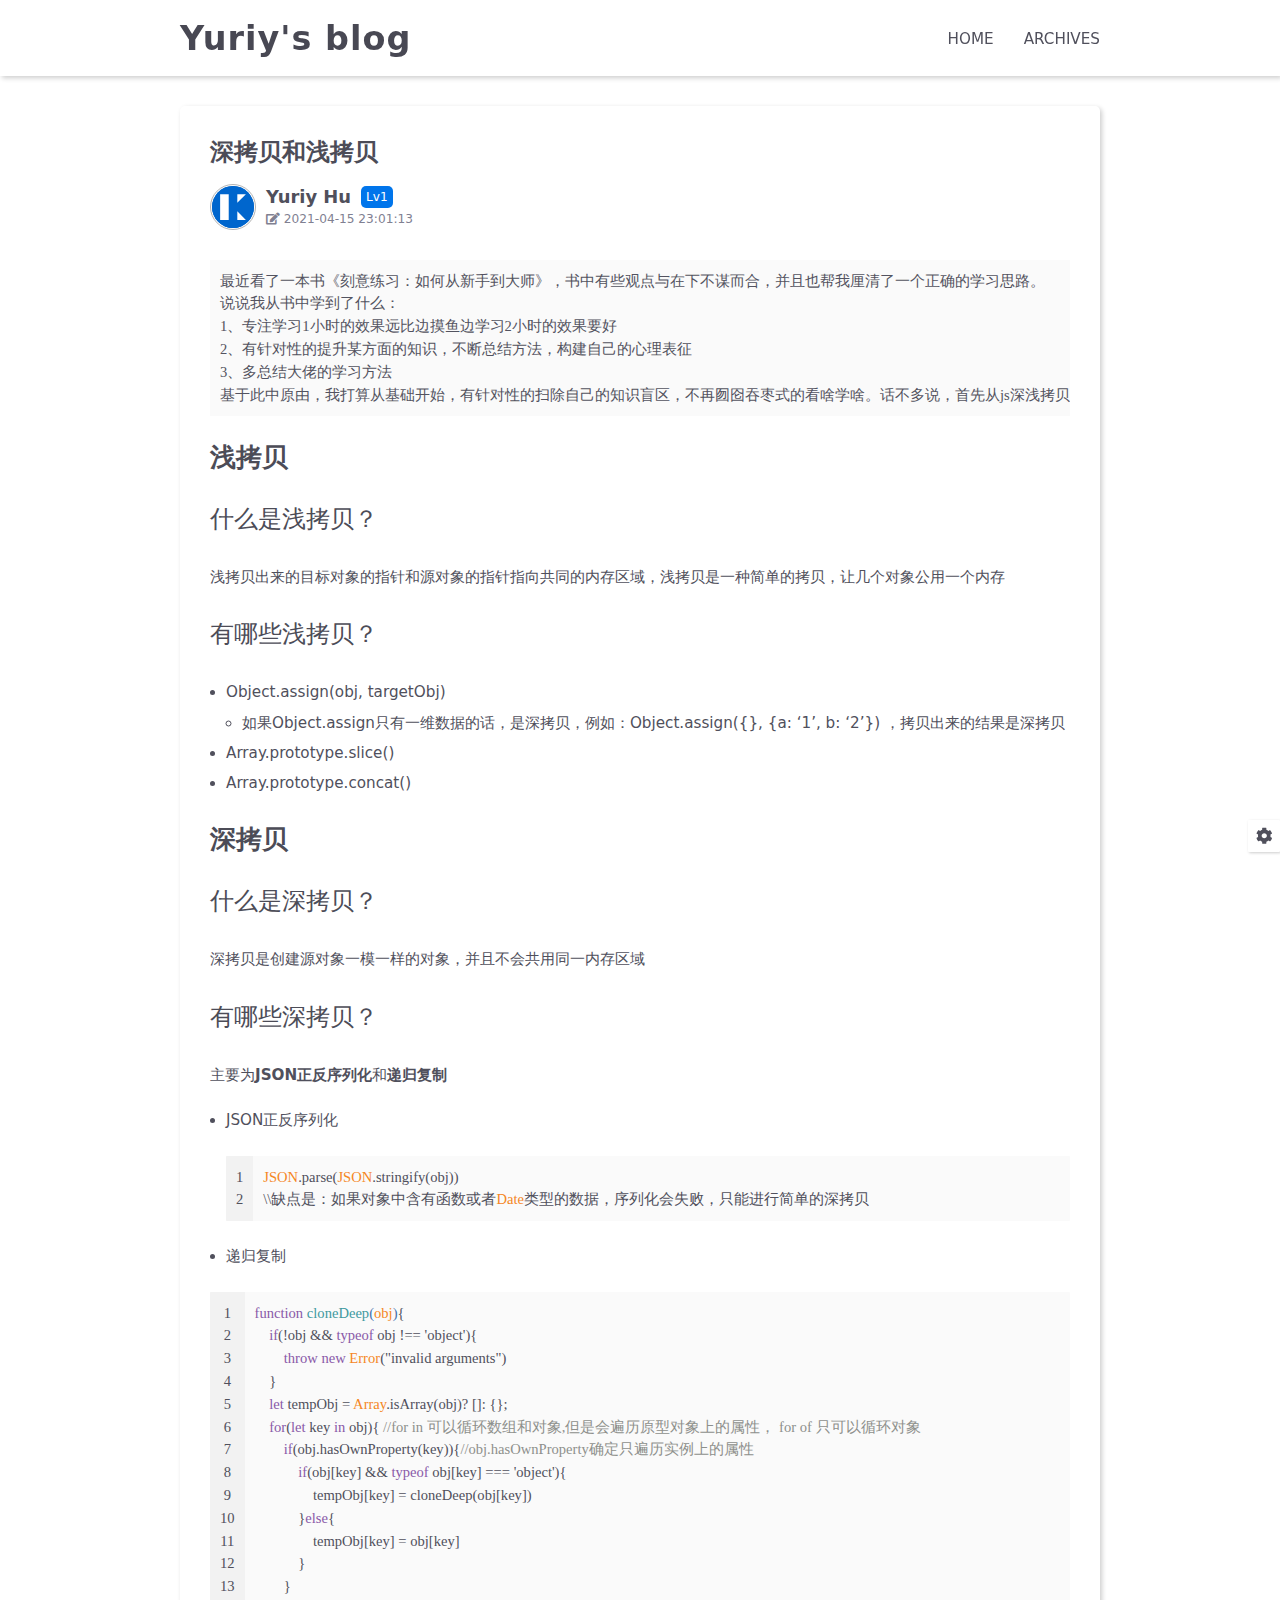
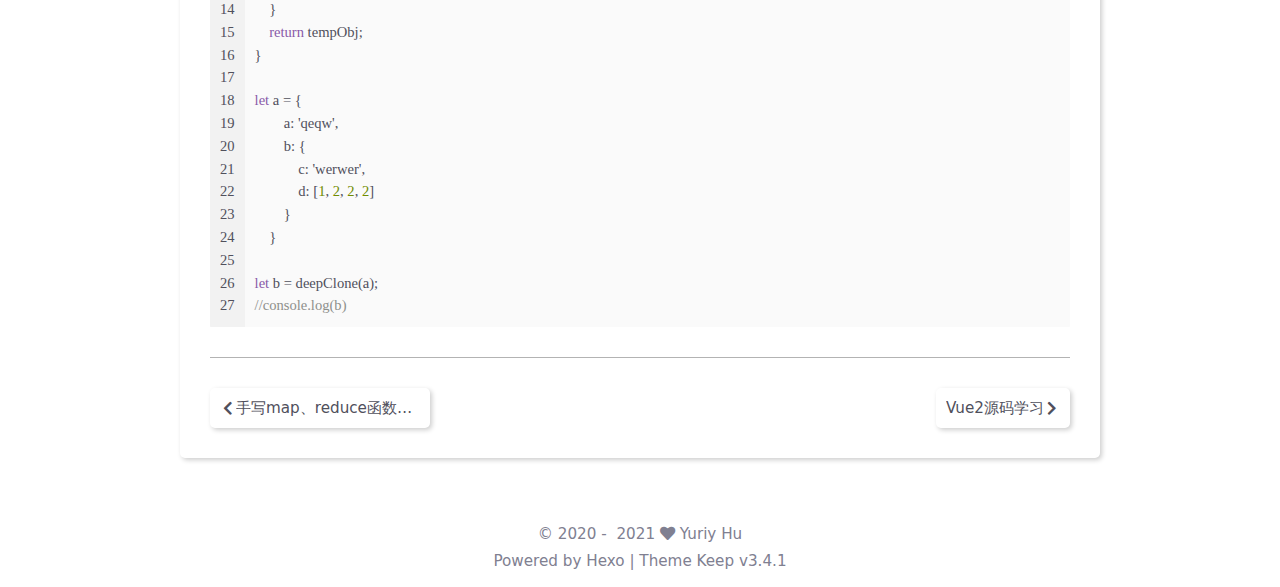
<file: 2021/04/15/深拷贝和浅拷贝/index.html>
<!DOCTYPE html>
<html lang="en">
<head>
    <meta charset="utf-8">
    <meta name="viewport" content="width=device-width, initial-scale=1, maximum-scale=1">
    <meta name="keywords" content="Hexo Theme Keep">
    <meta name="description" content="Hexo Theme Keep">
    <meta name="author" content="Yuriy Hu">
    
    <title>
        
            深拷贝和浅拷贝 |
        
        Yuriy&#39;s blog
    </title>
    <link rel="stylesheet" href="/css/style.css">
    <link rel="shortcut icon" href="/images/logo.svg">
    <link rel="stylesheet" href="/css/font-awesome.min.css">
    <script id="hexo-configurations">
    let KEEP = window.KEEP || {};
    KEEP.hexo_config = {"hostname":"example.com","root":"/","language":"en"};
    KEEP.theme_config = {"toc":{"enable":false,"number":false,"expand_all":false,"init_open":false},"style":{"primary_color":"#0066CC","avatar":"/images/avatar.svg","favicon":"/images/logo.svg","article_img_align":"left","left_side_width":"260px","content_max_width":"920px","hover":{"shadow":false,"scale":false},"first_screen":{"enable":true,"background_img":"/images/bg.svg","description":"预见未来的最好方式就是创造未来"},"scroll":{"progress_bar":{"enable":true},"percent":{"enable":true}}},"local_search":{"enable":false,"preload":false},"code_copy":{"enable":false,"style":"default"},"pjax":{"enable":false},"lazyload":{"enable":false},"version":"3.4.1"};
    KEEP.language_ago = {"second":"%s seconds ago","minute":"%s minutes ago","hour":"%s hours ago","day":"%s days ago","week":"%s weeks ago","month":"%s months ago","year":"%s years ago"};
  </script>
<meta name="generator" content="Hexo 5.4.0"></head>


<body>
<div class="progress-bar-container">
    
        <span class="scroll-progress-bar"></span>
    

    
</div>


<main class="page-container">

    

    <div class="page-main-content">

        <div class="page-main-content-top">
            <header class="header-wrapper">

    <div class="header-content">
        <div class="left">
            <a class="logo-title" href="/">
                Yuriy&#39;s blog
            </a>
        </div>

        <div class="right">
            <div class="pc">
                <ul class="menu-list">
                    
                        <li class="menu-item">
                            <a class=""
                               href="/"
                            >
                                HOME
                            </a>
                        </li>
                    
                        <li class="menu-item">
                            <a class=""
                               href="/archives"
                            >
                                ARCHIVES
                            </a>
                        </li>
                    
                    
                </ul>
            </div>
            <div class="mobile">
                
                <div class="icon-item menu-bar">
                    <div class="menu-bar-middle"></div>
                </div>
            </div>
        </div>
    </div>

    <div class="header-drawer">
        <ul class="drawer-menu-list">
            
                <li class="drawer-menu-item flex-center">
                    <a class=""
                       href="/">HOME</a>
                </li>
            
                <li class="drawer-menu-item flex-center">
                    <a class=""
                       href="/archives">ARCHIVES</a>
                </li>
            
        </ul>
    </div>

    <div class="window-mask"></div>

</header>


        </div>

        <div class="page-main-content-middle">

            <div class="main-content">

                
                    <div class="fade-in-down-animation">
    <div class="article-content-container">

        <div class="article-title">
            <span class="title-hover-animation">深拷贝和浅拷贝</span>
        </div>

        
            <div class="article-header">
                <div class="avatar">
                    <img src="/images/avatar.svg">
                </div>
                <div class="info">
                    <div class="author">
                        <span class="name">Yuriy Hu</span>
                        
                            <span class="author-label">Lv1</span>
                        
                    </div>
                    <div class="meta-info">
                        <div class="article-meta-info">
    <span class="article-date article-meta-item">
        <i class="fas fa-edit"></i>&nbsp;2021-04-15 23:01:13
    </span>
    
    

    
    
    
    
</div>

                    </div>
                </div>
            </div>
        

        <div class="article-content markdown-body">
            <pre><code>最近看了一本书《刻意练习：如何从新手到大师》，书中有些观点与在下不谋而合，并且也帮我厘清了一个正确的学习思路。
说说我从书中学到了什么：
1、专注学习1小时的效果远比边摸鱼边学习2小时的效果要好
2、有针对性的提升某方面的知识，不断总结方法，构建自己的心理表征
3、多总结大佬的学习方法
基于此中原由，我打算从基础开始，有针对性的扫除自己的知识盲区，不再囫囵吞枣式的看啥学啥。话不多说，首先从js深浅拷贝开始，冲冲冲！
</code></pre>
<h2 id="浅拷贝"><a href="#浅拷贝" class="headerlink" title="浅拷贝"></a>浅拷贝</h2><h3 id="什么是浅拷贝？"><a href="#什么是浅拷贝？" class="headerlink" title="什么是浅拷贝？"></a>什么是浅拷贝？</h3><p>浅拷贝出来的目标对象的指针和源对象的指针指向共同的内存区域，浅拷贝是一种简单的拷贝，让几个对象公用一个内存</p>
<h3 id="有哪些浅拷贝？"><a href="#有哪些浅拷贝？" class="headerlink" title="有哪些浅拷贝？"></a>有哪些浅拷贝？</h3><ul>
<li>Object.assign(obj, targetObj) <ul>
<li>如果Object.assign只有一维数据的话，是深拷贝，例如：Object.assign({}, {a: ‘1’, b: ‘2’})  ，拷贝出来的结果是深拷贝</li>
</ul>
</li>
<li>Array.prototype.slice()</li>
<li>Array.prototype.concat()</li>
</ul>
<h2 id="深拷贝"><a href="#深拷贝" class="headerlink" title="深拷贝"></a>深拷贝</h2><h3 id="什么是深拷贝？"><a href="#什么是深拷贝？" class="headerlink" title="什么是深拷贝？"></a>什么是深拷贝？</h3><p>深拷贝是创建源对象一模一样的对象，并且不会共用同一内存区域</p>
<h3 id="有哪些深拷贝？"><a href="#有哪些深拷贝？" class="headerlink" title="有哪些深拷贝？"></a>有哪些深拷贝？</h3><p>主要为<strong>JSON正反序列化</strong>和<strong>递归复制</strong></p>
<ul>
<li><p>JSON正反序列化</p>
<figure class="highlight javascript"><table><tr><td class="gutter"><pre><span class="line">1</span><br><span class="line">2</span><br></pre></td><td class="code"><pre><span class="line"><span class="built_in">JSON</span>.parse(<span class="built_in">JSON</span>.stringify(obj))</span><br><span class="line">\\缺点是：如果对象中含有函数或者<span class="built_in">Date</span>类型的数据，序列化会失败，只能进行简单的深拷贝</span><br></pre></td></tr></table></figure>


</li>
<li><p>递归复制</p>
</li>
</ul>
<figure class="highlight javascript"><table><tr><td class="gutter"><pre><span class="line">1</span><br><span class="line">2</span><br><span class="line">3</span><br><span class="line">4</span><br><span class="line">5</span><br><span class="line">6</span><br><span class="line">7</span><br><span class="line">8</span><br><span class="line">9</span><br><span class="line">10</span><br><span class="line">11</span><br><span class="line">12</span><br><span class="line">13</span><br><span class="line">14</span><br><span class="line">15</span><br><span class="line">16</span><br><span class="line">17</span><br><span class="line">18</span><br><span class="line">19</span><br><span class="line">20</span><br><span class="line">21</span><br><span class="line">22</span><br><span class="line">23</span><br><span class="line">24</span><br><span class="line">25</span><br><span class="line">26</span><br><span class="line">27</span><br></pre></td><td class="code"><pre><span class="line"><span class="function"><span class="keyword">function</span> <span class="title">cloneDeep</span>(<span class="params">obj</span>)</span>&#123;</span><br><span class="line">    <span class="keyword">if</span>(!obj &amp;&amp; <span class="keyword">typeof</span> obj !== <span class="string">&#x27;object&#x27;</span>)&#123;</span><br><span class="line">        <span class="keyword">throw</span> <span class="keyword">new</span> <span class="built_in">Error</span>(<span class="string">&quot;invalid arguments&quot;</span>)</span><br><span class="line">    &#125;</span><br><span class="line">    <span class="keyword">let</span> tempObj = <span class="built_in">Array</span>.isArray(obj)? []: &#123;&#125;;</span><br><span class="line">    <span class="keyword">for</span>(<span class="keyword">let</span> key <span class="keyword">in</span> obj)&#123; <span class="comment">//for in 可以循环数组和对象,但是会遍历原型对象上的属性， for of 只可以循环对象</span></span><br><span class="line">        <span class="keyword">if</span>(obj.hasOwnProperty(key))&#123;<span class="comment">//obj.hasOwnProperty确定只遍历实例上的属性</span></span><br><span class="line">            <span class="keyword">if</span>(obj[key] &amp;&amp; <span class="keyword">typeof</span> obj[key] === <span class="string">&#x27;object&#x27;</span>)&#123;</span><br><span class="line">                tempObj[key] = cloneDeep(obj[key])</span><br><span class="line">            &#125;<span class="keyword">else</span>&#123;</span><br><span class="line">                tempObj[key] = obj[key]</span><br><span class="line">            &#125;</span><br><span class="line">        &#125;</span><br><span class="line">    &#125;</span><br><span class="line">    <span class="keyword">return</span> tempObj;</span><br><span class="line">&#125;</span><br><span class="line"></span><br><span class="line"><span class="keyword">let</span> a = &#123;</span><br><span class="line">        a: <span class="string">&#x27;qeqw&#x27;</span>,</span><br><span class="line">        b: &#123;</span><br><span class="line">            c: <span class="string">&#x27;werwer&#x27;</span>,</span><br><span class="line">            d: [<span class="number">1</span>, <span class="number">2</span>, <span class="number">2</span>, <span class="number">2</span>]</span><br><span class="line">        &#125;</span><br><span class="line">    &#125;</span><br><span class="line"></span><br><span class="line"><span class="keyword">let</span> b = deepClone(a);</span><br><span class="line"><span class="comment">//console.log(b)</span></span><br></pre></td></tr></table></figure>


        </div>

        

        
            <div class="article-nav">
                
                    <div class="article-prev">
                        <a class="prev"
                           rel="prev"
                           href="/2021/05/09/%E6%89%8B%E5%86%99map%E3%80%81reduce%E5%92%8C%E8%8A%82%E6%B5%81%E9%98%B2%E6%8A%96%E5%87%BD%E6%95%B0/"
                        >
                            <span class="left arrow-icon flex-center">
                              <i class="fas fa-chevron-left"></i>
                            </span>
                            <span class="title flex-center">
                                <span class="post-nav-title-item">手写map、reduce函数以及节流防抖函数</span>
                                <span class="post-nav-item">Prev posts</span>
                            </span>
                        </a>
                    </div>
                
                
                    <div class="article-next">
                        <a class="next"
                           rel="next"
                           href="/2021/03/11/vue%E6%BA%90%E7%A0%81%E8%A7%A3%E6%9E%90/"
                        >
                            <span class="title flex-center">
                                <span class="post-nav-title-item">Vue2源码学习</span>
                                <span class="post-nav-item">Next posts</span>
                            </span>
                            <span class="right arrow-icon flex-center">
                              <i class="fas fa-chevron-right"></i>
                            </span>
                        </a>
                    </div>
                
            </div>
        

        
    </div>
</div>


                
            </div>

        </div>

        <div class="page-main-content-bottom">
            <footer class="footer">
    <div class="info-container">
        <div class="copyright-info info-item">
            &copy;
            
              <span>2020</span>&nbsp;-&nbsp;
            
            2021&nbsp;<i class="fas fa-heart icon-animate"></i>&nbsp;<a href="/">Yuriy Hu</a>
        </div>
        
        <div class="theme-info info-item">
            Powered by <a target="_blank" href="https://hexo.io">Hexo</a>&nbsp;|&nbsp;Theme&nbsp;<a class="theme-version" target="_blank" href="https://github.com/XPoet/hexo-theme-keep">Keep v3.4.1</a>
        </div>
        
    </div>
</footer>

        </div>
    </div>

    
        <div class="post-tools">
            <div class="post-tools-container">
    <ul class="tools-list">
        <!-- TOC aside toggle -->
        

        <!-- go comment -->
        
    </ul>
</div>

        </div>
    

    <div class="right-bottom-side-tools">
        <div class="side-tools-container">
    <ul class="side-tools-list">
        <li class="tools-item tool-font-adjust-plus flex-center">
            <i class="fas fa-search-plus"></i>
        </li>

        <li class="tools-item tool-font-adjust-minus flex-center">
            <i class="fas fa-search-minus"></i>
        </li>

        <li class="tools-item tool-expand-width flex-center">
            <i class="fas fa-arrows-alt-h"></i>
        </li>

        <li class="tools-item tool-dark-light-toggle flex-center">
            <i class="fas fa-moon"></i>
        </li>

        <!-- rss -->
        

        

        <li class="tools-item tool-scroll-to-bottom flex-center">
            <i class="fas fa-arrow-down"></i>
        </li>
    </ul>

    <ul class="exposed-tools-list">
        <li class="tools-item tool-toggle-show flex-center">
            <i class="fas fa-cog fa-spin"></i>
        </li>
        
            <li class="tools-item tool-scroll-to-top flex-center">
                <i class="arrow-up fas fa-arrow-up"></i>
                <span class="percent"></span>
            </li>
        
    </ul>
</div>

    </div>

    

    <div class="image-viewer-container">
    <img src="">
</div>


    

</main>



<script src="/js/utils.js"></script><script src="/js/main.js"></script><script src="/js/header-shrink.js"></script><script src="/js/back2top.js"></script><script src="/js/dark-light-toggle.js"></script>







<div class="post-scripts">
    
</div>



</body>
</html>
</file>
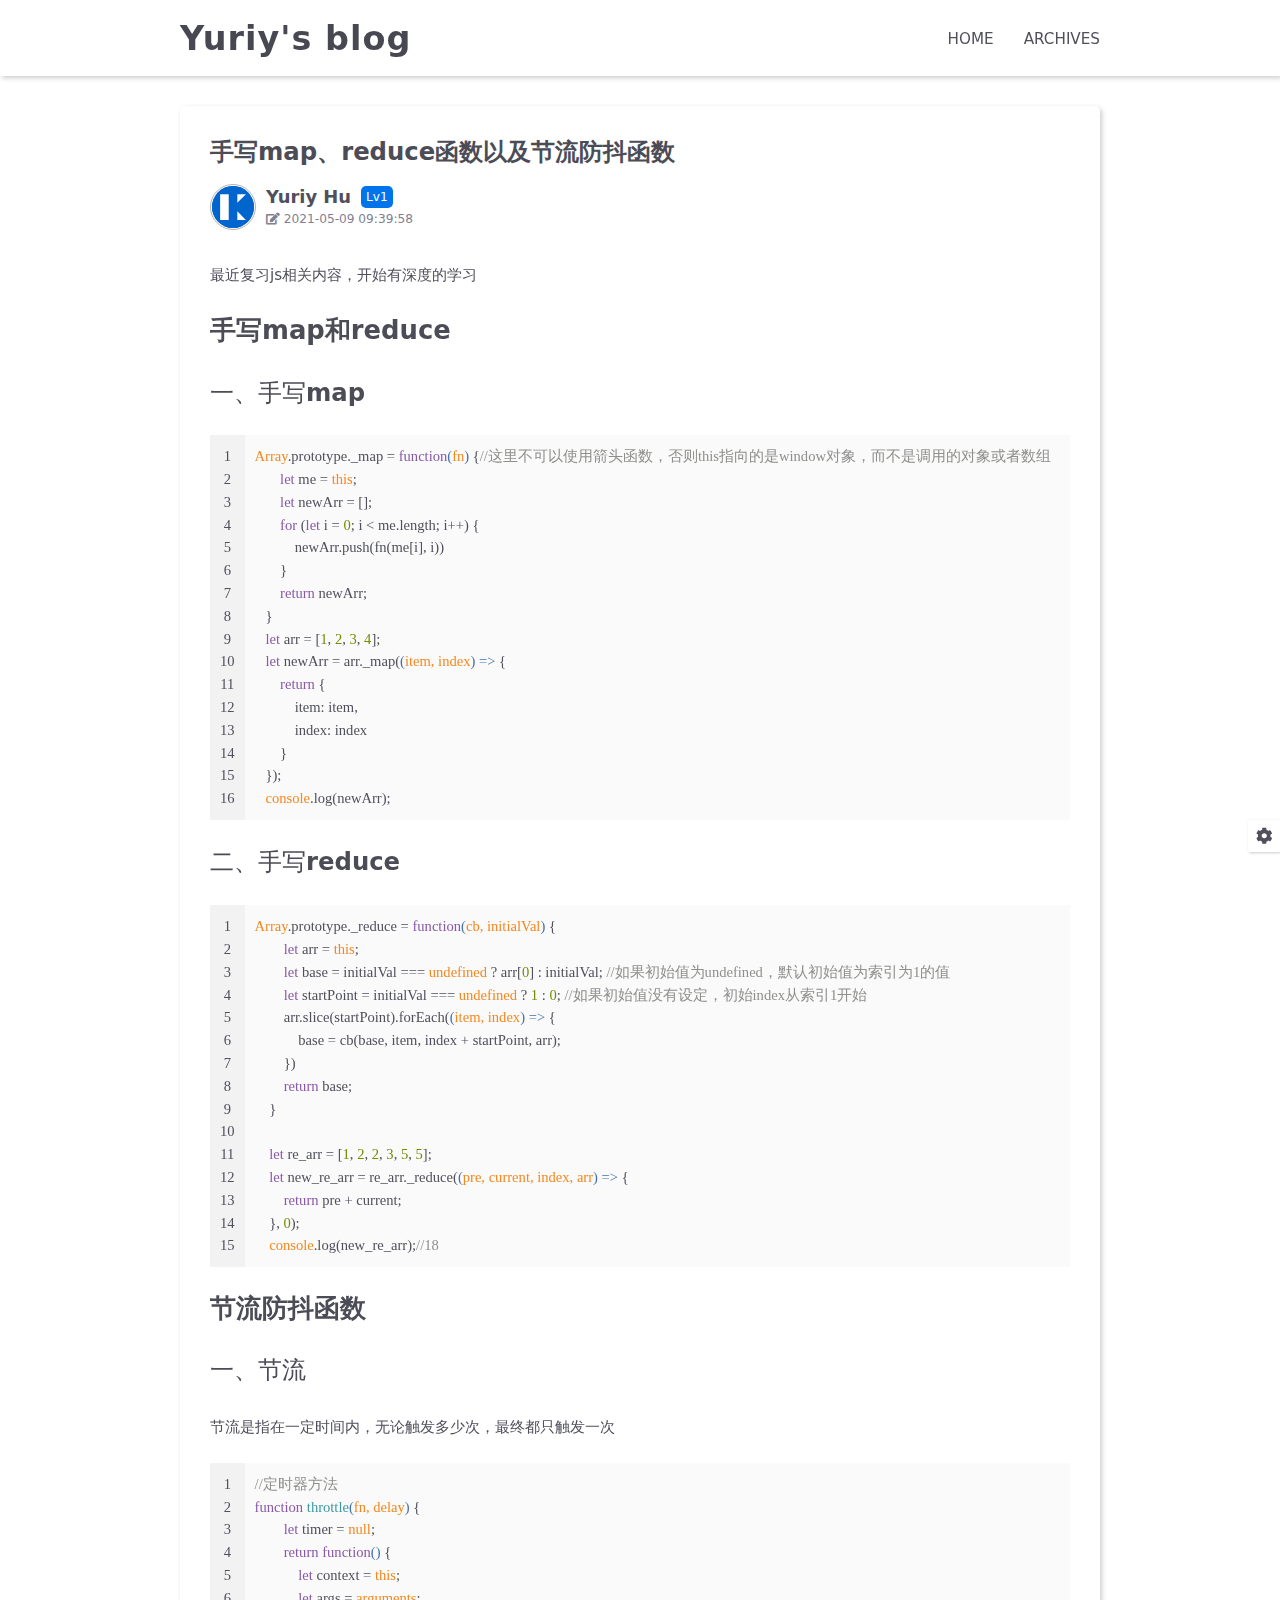
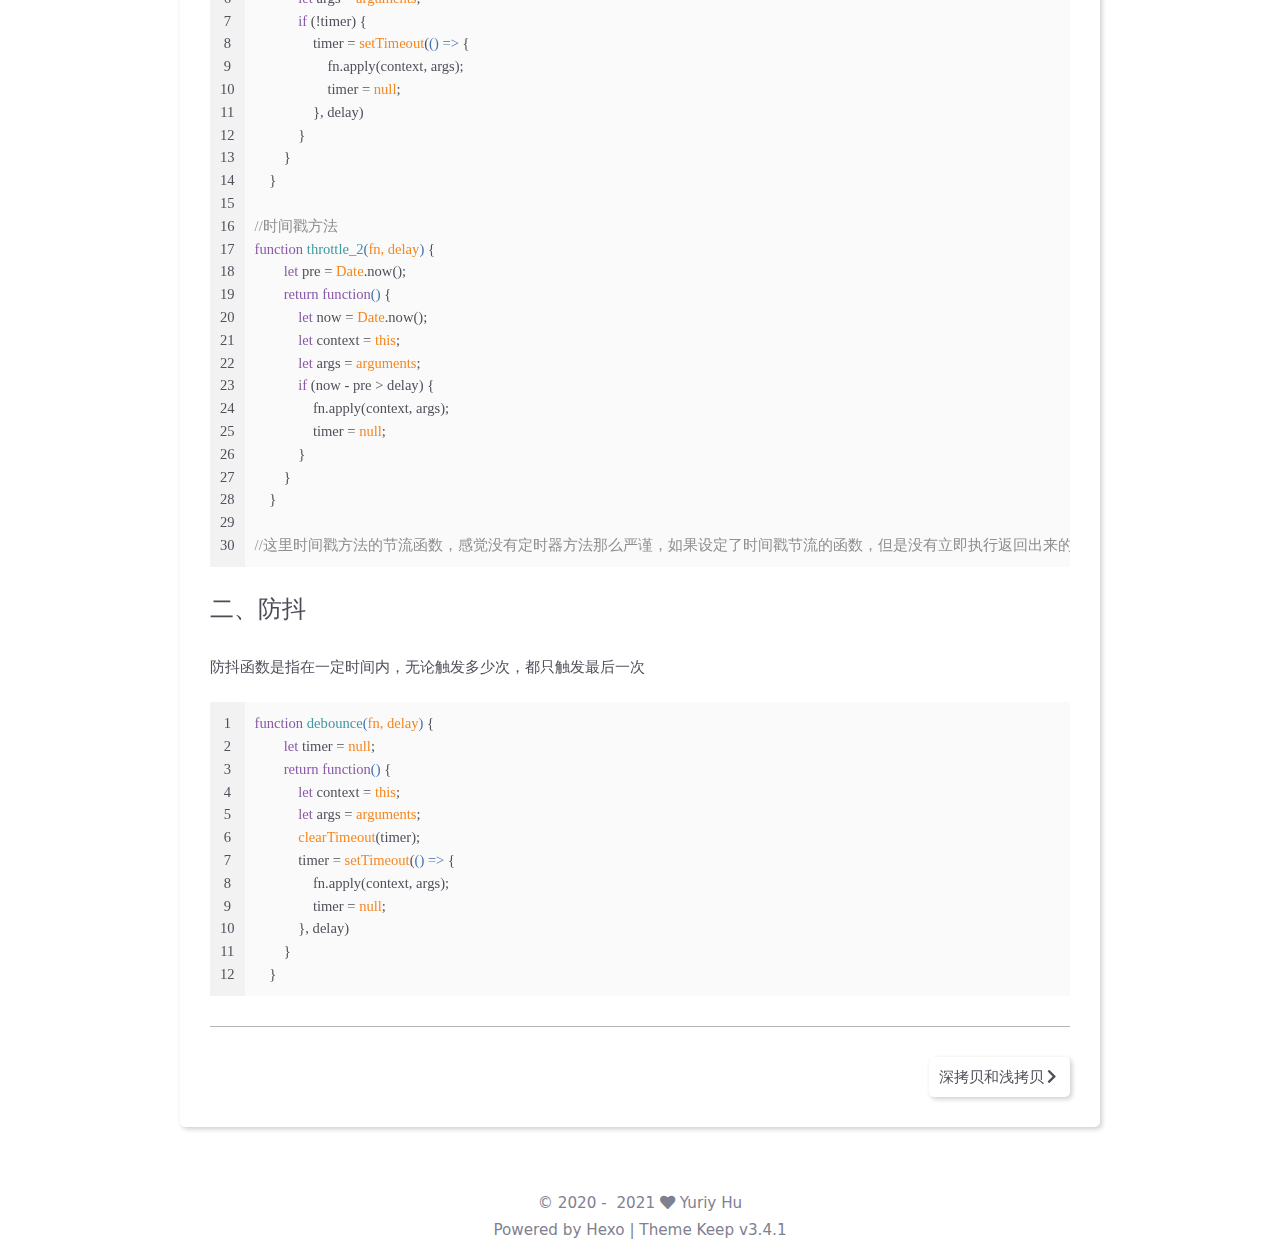
<file: 2021/05/09/手写map、reduce和节流防抖函数/index.html>
<!DOCTYPE html>
<html lang="en">
<head>
    <meta charset="utf-8">
    <meta name="viewport" content="width=device-width, initial-scale=1, maximum-scale=1">
    <meta name="keywords" content="Hexo Theme Keep">
    <meta name="description" content="Hexo Theme Keep">
    <meta name="author" content="Yuriy Hu">
    
    <title>
        
            手写map、reduce函数以及节流防抖函数 |
        
        Yuriy&#39;s blog
    </title>
    <link rel="stylesheet" href="/css/style.css">
    <link rel="shortcut icon" href="/images/logo.svg">
    <link rel="stylesheet" href="/css/font-awesome.min.css">
    <script id="hexo-configurations">
    let KEEP = window.KEEP || {};
    KEEP.hexo_config = {"hostname":"example.com","root":"/","language":"en"};
    KEEP.theme_config = {"toc":{"enable":false,"number":false,"expand_all":false,"init_open":false},"style":{"primary_color":"#0066CC","avatar":"/images/avatar.svg","favicon":"/images/logo.svg","article_img_align":"left","left_side_width":"260px","content_max_width":"920px","hover":{"shadow":false,"scale":false},"first_screen":{"enable":true,"background_img":"/images/bg.svg","description":"预见未来的最好方式就是创造未来"},"scroll":{"progress_bar":{"enable":true},"percent":{"enable":true}}},"local_search":{"enable":false,"preload":false},"code_copy":{"enable":false,"style":"default"},"pjax":{"enable":false},"lazyload":{"enable":false},"version":"3.4.1"};
    KEEP.language_ago = {"second":"%s seconds ago","minute":"%s minutes ago","hour":"%s hours ago","day":"%s days ago","week":"%s weeks ago","month":"%s months ago","year":"%s years ago"};
  </script>
<meta name="generator" content="Hexo 5.4.0"></head>


<body>
<div class="progress-bar-container">
    
        <span class="scroll-progress-bar"></span>
    

    
</div>


<main class="page-container">

    

    <div class="page-main-content">

        <div class="page-main-content-top">
            <header class="header-wrapper">

    <div class="header-content">
        <div class="left">
            <a class="logo-title" href="/">
                Yuriy&#39;s blog
            </a>
        </div>

        <div class="right">
            <div class="pc">
                <ul class="menu-list">
                    
                        <li class="menu-item">
                            <a class=""
                               href="/"
                            >
                                HOME
                            </a>
                        </li>
                    
                        <li class="menu-item">
                            <a class=""
                               href="/archives"
                            >
                                ARCHIVES
                            </a>
                        </li>
                    
                    
                </ul>
            </div>
            <div class="mobile">
                
                <div class="icon-item menu-bar">
                    <div class="menu-bar-middle"></div>
                </div>
            </div>
        </div>
    </div>

    <div class="header-drawer">
        <ul class="drawer-menu-list">
            
                <li class="drawer-menu-item flex-center">
                    <a class=""
                       href="/">HOME</a>
                </li>
            
                <li class="drawer-menu-item flex-center">
                    <a class=""
                       href="/archives">ARCHIVES</a>
                </li>
            
        </ul>
    </div>

    <div class="window-mask"></div>

</header>


        </div>

        <div class="page-main-content-middle">

            <div class="main-content">

                
                    <div class="fade-in-down-animation">
    <div class="article-content-container">

        <div class="article-title">
            <span class="title-hover-animation">手写map、reduce函数以及节流防抖函数</span>
        </div>

        
            <div class="article-header">
                <div class="avatar">
                    <img src="/images/avatar.svg">
                </div>
                <div class="info">
                    <div class="author">
                        <span class="name">Yuriy Hu</span>
                        
                            <span class="author-label">Lv1</span>
                        
                    </div>
                    <div class="meta-info">
                        <div class="article-meta-info">
    <span class="article-date article-meta-item">
        <i class="fas fa-edit"></i>&nbsp;2021-05-09 09:39:58
    </span>
    
    

    
    
    
    
</div>

                    </div>
                </div>
            </div>
        

        <div class="article-content markdown-body">
            <p>最近复习js相关内容，开始有深度的学习</p>
<h2 id="手写map和reduce"><a href="#手写map和reduce" class="headerlink" title="手写map和reduce"></a>手写map和reduce</h2><h3 id="一、手写map"><a href="#一、手写map" class="headerlink" title="一、手写map"></a>一、手写map</h3><figure class="highlight javascript"><table><tr><td class="gutter"><pre><span class="line">1</span><br><span class="line">2</span><br><span class="line">3</span><br><span class="line">4</span><br><span class="line">5</span><br><span class="line">6</span><br><span class="line">7</span><br><span class="line">8</span><br><span class="line">9</span><br><span class="line">10</span><br><span class="line">11</span><br><span class="line">12</span><br><span class="line">13</span><br><span class="line">14</span><br><span class="line">15</span><br><span class="line">16</span><br></pre></td><td class="code"><pre><span class="line"><span class="built_in">Array</span>.prototype._map = <span class="function"><span class="keyword">function</span>(<span class="params">fn</span>) </span>&#123;<span class="comment">//这里不可以使用箭头函数，否则this指向的是window对象，而不是调用的对象或者数组</span></span><br><span class="line">       <span class="keyword">let</span> me = <span class="built_in">this</span>;</span><br><span class="line">       <span class="keyword">let</span> newArr = [];</span><br><span class="line">       <span class="keyword">for</span> (<span class="keyword">let</span> i = <span class="number">0</span>; i &lt; me.length; i++) &#123;</span><br><span class="line">           newArr.push(fn(me[i], i))</span><br><span class="line">       &#125;</span><br><span class="line">       <span class="keyword">return</span> newArr;</span><br><span class="line">   &#125;</span><br><span class="line">   <span class="keyword">let</span> arr = [<span class="number">1</span>, <span class="number">2</span>, <span class="number">3</span>, <span class="number">4</span>];</span><br><span class="line">   <span class="keyword">let</span> newArr = arr._map(<span class="function">(<span class="params">item, index</span>) =&gt;</span> &#123;</span><br><span class="line">       <span class="keyword">return</span> &#123;</span><br><span class="line">           item: item,</span><br><span class="line">           index: index</span><br><span class="line">       &#125;</span><br><span class="line">   &#125;);</span><br><span class="line">   <span class="built_in">console</span>.log(newArr);</span><br></pre></td></tr></table></figure>

<h3 id="二、手写reduce"><a href="#二、手写reduce" class="headerlink" title="二、手写reduce"></a>二、手写reduce</h3><figure class="highlight javascript"><table><tr><td class="gutter"><pre><span class="line">1</span><br><span class="line">2</span><br><span class="line">3</span><br><span class="line">4</span><br><span class="line">5</span><br><span class="line">6</span><br><span class="line">7</span><br><span class="line">8</span><br><span class="line">9</span><br><span class="line">10</span><br><span class="line">11</span><br><span class="line">12</span><br><span class="line">13</span><br><span class="line">14</span><br><span class="line">15</span><br></pre></td><td class="code"><pre><span class="line"><span class="built_in">Array</span>.prototype._reduce = <span class="function"><span class="keyword">function</span>(<span class="params">cb, initialVal</span>) </span>&#123;</span><br><span class="line">        <span class="keyword">let</span> arr = <span class="built_in">this</span>;</span><br><span class="line">        <span class="keyword">let</span> base = initialVal === <span class="literal">undefined</span> ? arr[<span class="number">0</span>] : initialVal; <span class="comment">//如果初始值为undefined，默认初始值为索引为1的值</span></span><br><span class="line">        <span class="keyword">let</span> startPoint = initialVal === <span class="literal">undefined</span> ? <span class="number">1</span> : <span class="number">0</span>; <span class="comment">//如果初始值没有设定，初始index从索引1开始</span></span><br><span class="line">        arr.slice(startPoint).forEach(<span class="function">(<span class="params">item, index</span>) =&gt;</span> &#123;</span><br><span class="line">            base = cb(base, item, index + startPoint, arr);</span><br><span class="line">        &#125;)</span><br><span class="line">        <span class="keyword">return</span> base;</span><br><span class="line">    &#125;</span><br><span class="line"></span><br><span class="line">    <span class="keyword">let</span> re_arr = [<span class="number">1</span>, <span class="number">2</span>, <span class="number">2</span>, <span class="number">3</span>, <span class="number">5</span>, <span class="number">5</span>];</span><br><span class="line">    <span class="keyword">let</span> new_re_arr = re_arr._reduce(<span class="function">(<span class="params">pre, current, index, arr</span>) =&gt;</span> &#123;</span><br><span class="line">        <span class="keyword">return</span> pre + current;</span><br><span class="line">    &#125;, <span class="number">0</span>);</span><br><span class="line">    <span class="built_in">console</span>.log(new_re_arr);<span class="comment">//18</span></span><br></pre></td></tr></table></figure>



<h2 id="节流防抖函数"><a href="#节流防抖函数" class="headerlink" title="节流防抖函数"></a>节流防抖函数</h2><h3 id="一、节流"><a href="#一、节流" class="headerlink" title="一、节流"></a>一、节流</h3><p>节流是指在一定时间内，无论触发多少次，最终都只触发一次</p>
<figure class="highlight javascript"><table><tr><td class="gutter"><pre><span class="line">1</span><br><span class="line">2</span><br><span class="line">3</span><br><span class="line">4</span><br><span class="line">5</span><br><span class="line">6</span><br><span class="line">7</span><br><span class="line">8</span><br><span class="line">9</span><br><span class="line">10</span><br><span class="line">11</span><br><span class="line">12</span><br><span class="line">13</span><br><span class="line">14</span><br><span class="line">15</span><br><span class="line">16</span><br><span class="line">17</span><br><span class="line">18</span><br><span class="line">19</span><br><span class="line">20</span><br><span class="line">21</span><br><span class="line">22</span><br><span class="line">23</span><br><span class="line">24</span><br><span class="line">25</span><br><span class="line">26</span><br><span class="line">27</span><br><span class="line">28</span><br><span class="line">29</span><br><span class="line">30</span><br></pre></td><td class="code"><pre><span class="line"><span class="comment">//定时器方法</span></span><br><span class="line"><span class="function"><span class="keyword">function</span> <span class="title">throttle</span>(<span class="params">fn, delay</span>) </span>&#123;</span><br><span class="line">        <span class="keyword">let</span> timer = <span class="literal">null</span>;</span><br><span class="line">        <span class="keyword">return</span> <span class="function"><span class="keyword">function</span>(<span class="params"></span>) </span>&#123;</span><br><span class="line">            <span class="keyword">let</span> context = <span class="built_in">this</span>;</span><br><span class="line">            <span class="keyword">let</span> args = <span class="built_in">arguments</span>;</span><br><span class="line">            <span class="keyword">if</span> (!timer) &#123;</span><br><span class="line">                timer = <span class="built_in">setTimeout</span>(<span class="function">() =&gt;</span> &#123;</span><br><span class="line">                    fn.apply(context, args);</span><br><span class="line">                    timer = <span class="literal">null</span>;</span><br><span class="line">                &#125;, delay)</span><br><span class="line">            &#125;</span><br><span class="line">        &#125;</span><br><span class="line">    &#125;</span><br><span class="line"></span><br><span class="line"><span class="comment">//时间戳方法</span></span><br><span class="line"><span class="function"><span class="keyword">function</span> <span class="title">throttle_2</span>(<span class="params">fn, delay</span>) </span>&#123;</span><br><span class="line">        <span class="keyword">let</span> pre = <span class="built_in">Date</span>.now();</span><br><span class="line">        <span class="keyword">return</span> <span class="function"><span class="keyword">function</span>(<span class="params"></span>) </span>&#123;</span><br><span class="line">            <span class="keyword">let</span> now = <span class="built_in">Date</span>.now();</span><br><span class="line">            <span class="keyword">let</span> context = <span class="built_in">this</span>;</span><br><span class="line">            <span class="keyword">let</span> args = <span class="built_in">arguments</span>;</span><br><span class="line">            <span class="keyword">if</span> (now - pre &gt; delay) &#123;</span><br><span class="line">                fn.apply(context, args);</span><br><span class="line">                timer = <span class="literal">null</span>;</span><br><span class="line">            &#125;</span><br><span class="line">        &#125;</span><br><span class="line">    &#125;</span><br><span class="line"></span><br><span class="line"><span class="comment">//这里时间戳方法的节流函数，感觉没有定时器方法那么严谨，如果设定了时间戳节流的函数，但是没有立即执行返回出来的函数，now - pre很容易就超过了设定的delay的时间，但不影响还是可以限制在一定时间范围内只触发一次，结果还是可以实现节流。 嗯说了那么多，其实没啥区别</span></span><br></pre></td></tr></table></figure>

<h3 id="二、防抖"><a href="#二、防抖" class="headerlink" title="二、防抖"></a>二、防抖</h3><p>防抖函数是指在一定时间内，无论触发多少次，都只触发最后一次</p>
<figure class="highlight javascript"><table><tr><td class="gutter"><pre><span class="line">1</span><br><span class="line">2</span><br><span class="line">3</span><br><span class="line">4</span><br><span class="line">5</span><br><span class="line">6</span><br><span class="line">7</span><br><span class="line">8</span><br><span class="line">9</span><br><span class="line">10</span><br><span class="line">11</span><br><span class="line">12</span><br></pre></td><td class="code"><pre><span class="line"><span class="function"><span class="keyword">function</span> <span class="title">debounce</span>(<span class="params">fn, delay</span>) </span>&#123;</span><br><span class="line">        <span class="keyword">let</span> timer = <span class="literal">null</span>;</span><br><span class="line">        <span class="keyword">return</span> <span class="function"><span class="keyword">function</span>(<span class="params"></span>) </span>&#123;</span><br><span class="line">            <span class="keyword">let</span> context = <span class="built_in">this</span>;</span><br><span class="line">            <span class="keyword">let</span> args = <span class="built_in">arguments</span>;</span><br><span class="line">            <span class="built_in">clearTimeout</span>(timer);</span><br><span class="line">            timer = <span class="built_in">setTimeout</span>(<span class="function">() =&gt;</span> &#123;</span><br><span class="line">                fn.apply(context, args);</span><br><span class="line">                timer = <span class="literal">null</span>;</span><br><span class="line">            &#125;, delay)</span><br><span class="line">        &#125;</span><br><span class="line">    &#125;</span><br></pre></td></tr></table></figure>


        </div>

        

        
            <div class="article-nav">
                
                
                    <div class="article-next">
                        <a class="next"
                           rel="next"
                           href="/2021/04/15/%E6%B7%B1%E6%8B%B7%E8%B4%9D%E5%92%8C%E6%B5%85%E6%8B%B7%E8%B4%9D/"
                        >
                            <span class="title flex-center">
                                <span class="post-nav-title-item">深拷贝和浅拷贝</span>
                                <span class="post-nav-item">Next posts</span>
                            </span>
                            <span class="right arrow-icon flex-center">
                              <i class="fas fa-chevron-right"></i>
                            </span>
                        </a>
                    </div>
                
            </div>
        

        
    </div>
</div>


                
            </div>

        </div>

        <div class="page-main-content-bottom">
            <footer class="footer">
    <div class="info-container">
        <div class="copyright-info info-item">
            &copy;
            
              <span>2020</span>&nbsp;-&nbsp;
            
            2021&nbsp;<i class="fas fa-heart icon-animate"></i>&nbsp;<a href="/">Yuriy Hu</a>
        </div>
        
        <div class="theme-info info-item">
            Powered by <a target="_blank" href="https://hexo.io">Hexo</a>&nbsp;|&nbsp;Theme&nbsp;<a class="theme-version" target="_blank" href="https://github.com/XPoet/hexo-theme-keep">Keep v3.4.1</a>
        </div>
        
    </div>
</footer>

        </div>
    </div>

    
        <div class="post-tools">
            <div class="post-tools-container">
    <ul class="tools-list">
        <!-- TOC aside toggle -->
        

        <!-- go comment -->
        
    </ul>
</div>

        </div>
    

    <div class="right-bottom-side-tools">
        <div class="side-tools-container">
    <ul class="side-tools-list">
        <li class="tools-item tool-font-adjust-plus flex-center">
            <i class="fas fa-search-plus"></i>
        </li>

        <li class="tools-item tool-font-adjust-minus flex-center">
            <i class="fas fa-search-minus"></i>
        </li>

        <li class="tools-item tool-expand-width flex-center">
            <i class="fas fa-arrows-alt-h"></i>
        </li>

        <li class="tools-item tool-dark-light-toggle flex-center">
            <i class="fas fa-moon"></i>
        </li>

        <!-- rss -->
        

        

        <li class="tools-item tool-scroll-to-bottom flex-center">
            <i class="fas fa-arrow-down"></i>
        </li>
    </ul>

    <ul class="exposed-tools-list">
        <li class="tools-item tool-toggle-show flex-center">
            <i class="fas fa-cog fa-spin"></i>
        </li>
        
            <li class="tools-item tool-scroll-to-top flex-center">
                <i class="arrow-up fas fa-arrow-up"></i>
                <span class="percent"></span>
            </li>
        
    </ul>
</div>

    </div>

    

    <div class="image-viewer-container">
    <img src="">
</div>


    

</main>



<script src="/js/utils.js"></script><script src="/js/main.js"></script><script src="/js/header-shrink.js"></script><script src="/js/back2top.js"></script><script src="/js/dark-light-toggle.js"></script>







<div class="post-scripts">
    
</div>



</body>
</html>
</file>
<file: css/style.css>
:root {
  --background-color: #fff;
  --second-background-color: #f7f7f7;
  --primary-color: #06c;
  --first-text-color: #484853;
  --second-text-color: #4c4c57;
  --third-text-color: #808091;
  --fourth-text-color: #ededef;
  --default-text-color: #50505c;
  --border-color: #b3b3b3;
  --selection-color: #0075eb;
  --shadow-color: rgba(0,0,0,0.2);
  --shadow-hover-color: rgba(0,0,0,0.28);
  --scrollbar-color: #505050;
  --scroll-bar-bg-color: #e6e6e6;
  --link-color: #484853;
  --copyright-info-color: #c03;
  --avatar-background-color: #06c;
  --pjax-progress-bar-color: linear-gradient(45deg, #f10006, #ef5b00, #e59c01, #19ca05, #00cab5, #0264c8, #c303c3);
}
@media (prefers-color-scheme: light) {
  :root {
    --background-color: #fff;
    --second-background-color: #f7f7f7;
    --primary-color: #06c;
    --first-text-color: #484853;
    --second-text-color: #4c4c57;
    --third-text-color: #808091;
    --fourth-text-color: #ededef;
    --default-text-color: #50505c;
    --border-color: #b3b3b3;
    --selection-color: #0075eb;
    --shadow-color: rgba(0,0,0,0.2);
    --shadow-hover-color: rgba(0,0,0,0.28);
    --scrollbar-color: #505050;
    --scroll-bar-bg-color: #e6e6e6;
    --link-color: #484853;
    --copyright-info-color: #c03;
    --avatar-background-color: #06c;
    --pjax-progress-bar-color: linear-gradient(45deg, #f10006, #ef5b00, #e59c01, #19ca05, #00cab5, #0264c8, #c303c3);
  }
}
@media (prefers-color-scheme: dark) {
  :root {
    --background-color: #383940;
    --second-background-color: #32333a;
    --primary-color: #06c;
    --first-text-color: #d2d2d7;
    --second-text-color: #cbcbd1;
    --third-text-color: #9595a2;
    --fourth-text-color: #242429;
    --default-text-color: #bebec6;
    --border-color: #5c5e6a;
    --selection-color: #0075eb;
    --shadow-color: rgba(128,128,128,0.2);
    --shadow-hover-color: rgba(128,128,128,0.28);
    --scrollbar-color: #303030;
    --scroll-bar-bg-color: #4a4c55;
    --link-color: #c5c5cc;
    --copyright-info-color: #a30029;
    --avatar-background-color: #005cb8;
    --pjax-progress-bar-color: linear-gradient(45deg, #ea404a, #ea722f, #e9a71f, #67e559, #18ecec, #1b85f1, #ee1dee);
  }
}
.light-mode {
  --background-color: #fff;
  --second-background-color: #f7f7f7;
  --primary-color: #06c;
  --first-text-color: #484853;
  --second-text-color: #4c4c57;
  --third-text-color: #808091;
  --fourth-text-color: #ededef;
  --default-text-color: #50505c;
  --border-color: #b3b3b3;
  --selection-color: #0075eb;
  --shadow-color: rgba(0,0,0,0.2);
  --shadow-hover-color: rgba(0,0,0,0.28);
  --scrollbar-color: #505050;
  --scroll-bar-bg-color: #e6e6e6;
  --link-color: #484853;
  --copyright-info-color: #c03;
  --avatar-background-color: #06c;
  --pjax-progress-bar-color: linear-gradient(45deg, #f10006, #ef5b00, #e59c01, #19ca05, #00cab5, #0264c8, #c303c3);
}
.dark-mode {
  --background-color: #383940;
  --second-background-color: #32333a;
  --primary-color: #06c;
  --first-text-color: #d2d2d7;
  --second-text-color: #cbcbd1;
  --third-text-color: #9595a2;
  --fourth-text-color: #242429;
  --default-text-color: #bebec6;
  --border-color: #5c5e6a;
  --selection-color: #0075eb;
  --shadow-color: rgba(128,128,128,0.2);
  --shadow-hover-color: rgba(128,128,128,0.28);
  --scrollbar-color: #303030;
  --scroll-bar-bg-color: #4a4c55;
  --link-color: #c5c5cc;
  --copyright-info-color: #a30029;
  --avatar-background-color: #005cb8;
  --pjax-progress-bar-color: linear-gradient(45deg, #ea404a, #ea722f, #e9a71f, #67e559, #18ecec, #1b85f1, #ee1dee);
}
.fade-in-down-animation {
  animation-fill-mode: both;
  animation-duration: 0.8s;
  animation-name: fade-in-down;
}
.title-hover-animation {
  display: inline-block;
  position: relative;
  border-bottom: none;
  line-height: 1.3;
  vertical-align: top;
  color: var(--second-text-color);
}
.title-hover-animation::before {
  content: "";
  position: absolute;
  width: 100%;
  height: 2px;
  bottom: -4px;
  left: 0;
  background-color: var(--second-text-color);
  visibility: hidden;
  transform: scaleX(0);
  transition-property: color, background, box-shadow, border-color, visibility, transform;
  transition-delay: 0s, 0s, 0s, 0s, 0s, 0s;
  transition-duration: 0.2s, 0.2s, 0.2s, 0.2s, 0.2s, 0.2s;
  transition-timing-function: ease, ease, ease, ease, ease-in-out, ease-in-out;
}
.title-hover-animation:hover::before {
  visibility: visible;
  transform: scaleX(1);
}
@-moz-keyframes fade-in-down {
  0% {
    opacity: 0;
    transform: translateY(-20px);
  }
  100% {
    opacity: 1;
    transform: translateY(0);
  }
}
@-webkit-keyframes fade-in-down {
  0% {
    opacity: 0;
    transform: translateY(-20px);
  }
  100% {
    opacity: 1;
    transform: translateY(0);
  }
}
@-o-keyframes fade-in-down {
  0% {
    opacity: 0;
    transform: translateY(-20px);
  }
  100% {
    opacity: 1;
    transform: translateY(0);
  }
}
@keyframes fade-in-down {
  0% {
    opacity: 0;
    transform: translateY(-20px);
  }
  100% {
    opacity: 1;
    transform: translateY(0);
  }
}
@-moz-keyframes icon-animate {
  0%, 100% {
    transform: scale(1);
  }
  10%, 30% {
    transform: scale(0.88);
  }
  20%, 40%, 60%, 80% {
    transform: scale(1.08);
  }
  50%, 70% {
    transform: scale(1.08);
  }
}
@-webkit-keyframes icon-animate {
  0%, 100% {
    transform: scale(1);
  }
  10%, 30% {
    transform: scale(0.88);
  }
  20%, 40%, 60%, 80% {
    transform: scale(1.08);
  }
  50%, 70% {
    transform: scale(1.08);
  }
}
@-o-keyframes icon-animate {
  0%, 100% {
    transform: scale(1);
  }
  10%, 30% {
    transform: scale(0.88);
  }
  20%, 40%, 60%, 80% {
    transform: scale(1.08);
  }
  50%, 70% {
    transform: scale(1.08);
  }
}
@keyframes icon-animate {
  0%, 100% {
    transform: scale(1);
  }
  10%, 30% {
    transform: scale(0.88);
  }
  20%, 40%, 60%, 80% {
    transform: scale(1.08);
  }
  50%, 70% {
    transform: scale(1.08);
  }
}
* {
  transition-property: color, background, box-shadow, border-color;
  transition-delay: 0s, 0s, 0s, 0s;
  transition-duration: 0.2s, 0.2s, 0.2s, 0.2s;
  transition-timing-function: ease, ease, ease, ease;
}
*::-webkit-scrollbar {
  width: 6px;
  height: 6px;
  transition: all 0.2s ease;
}
*::-webkit-scrollbar-thumb {
  background: var(--scrollbar-color);
}
*::-webkit-scrollbar-track {
  background: var(--scroll-bar-bg-color);
}
html,
body {
  margin: 0;
  padding: 0;
  color: var(--default-text-color);
  background: var(--background-color);
  font-family: Optima-Regular, Optima, -apple-system, system-ui, Segoe UI, Roboto, Ubuntu, Cantarell, Noto Sans, sans-serif, BlinkMacSystemFont, Helvetica Neue, PingFang SC, Hiragino Sans GB, Microsoft YaHei, Arial;
  font-weight: 400;
  font-size: 15.2px;
  line-height: 22px;
}
html::-webkit-scrollbar,
body::-webkit-scrollbar {
  width: 8px;
  height: 6px;
}
@media (max-width: 780px) {
  html,
  body {
    font-size: 14.591999999999999px;
    line-height: 21.119999999999997px;
  }
}
@media (max-width: 500px) {
  html,
  body {
    font-size: 13.68px;
    line-height: 19.8px;
  }
}
::selection {
  background: var(--selection-color);
  color: #fff;
}
ul,
ol,
li {
  padding: 0;
  margin: 0;
  list-style: none;
}
a {
  text-decoration: none;
  color: var(--default-text-color);
}
a i,
a span {
  color: var(--default-text-color);
}
a:hover,
a:active {
  text-decoration: none !important;
  color: var(--primary-color);
}
a:hover i,
a:active i,
a:hover span,
a:active span {
  color: var(--primary-color);
}
img[lazyload] {
  padding: 10px;
  margin: 20px auto !important;
  cursor: not-allowed;
  pointer-events: none;
}
button {
  padding: 0;
  margin: 0;
  border: 0;
  outline: none;
  cursor: pointer;
  background: transparent;
}
.btn {
  display: inline-block;
  position: relative;
  text-align: center;
  cursor: pointer;
  white-space: nowrap;
  border-radius: 5px;
  padding: 8px 16px;
  background: var(--background-color);
  box-shadow: 2px 2px 5px var(--shadow-color);
  transition-property: color, background, box-shadow, border-color, transform;
  transition-delay: 0s, 0s, 0s, 0s, 0s;
  transition-duration: 0.2s, 0.2s, 0.2s, 0.2s, 0.2s;
  transition-timing-function: ease, ease, ease, ease, linear;
}
.btn:hover {
  color: var(--background-color);
  background: var(--primary-color);
}
.flex-center {
  display: flex;
  justify-content: center;
  align-items: center;
}
.clear {
  clear: both;
}
.markdown-body {
  font-size: 1rem;
}
.markdown-body blockquote {
  box-sizing: border-box;
  border-left: 5px solid var(--default-text-color);
  margin: 20px 0;
  color: var(--default-text-color);
  background: var(--second-background-color);
}
.markdown-body blockquote p {
  padding: 5px 5px 5px 10px;
}
.markdown-body p {
  line-height: 2;
  color: var(--default-text-color);
}
.markdown-body a {
  position: relative;
  outline: 0;
  text-decoration: none;
  overflow-wrap: break-word;
  cursor: pointer;
  border-bottom: 1px solid var(--third-text-color);
  box-sizing: border-box;
  padding-bottom: 2px;
}
.markdown-body a .fas,
.markdown-body a .far,
.markdown-body a fab {
  margin-left: 6px;
  position: relative;
  color: var(--third-text-color);
}
.markdown-body a:hover {
  text-decoration: underline;
}
.markdown-body a:hover::after {
  background: var(--primary-color);
}
.markdown-body strong {
  color: var(--default-text-color);
}
.markdown-body em {
  color: var(--default-text-color);
}
.markdown-body ul > li,
.markdown-body ol > li {
  margin-left: 16px;
  line-height: 2rem;
}
.markdown-body ul li {
  list-style: disc;
}
.markdown-body ul li ul li {
  list-style: circle;
}
.markdown-body ul li ul li ul li {
  list-style: square;
}
.markdown-body ol li {
  list-style: decimal;
}
.markdown-body ol li ol li {
  list-style: upper-alpha;
}
.markdown-body ol li ol li ol li {
  list-style: upper-roman;
}
.markdown-body li {
  color: var(--default-text-color);
}
.markdown-body h1,
.markdown-body h2,
.markdown-body h3,
.markdown-body h4,
.markdown-body h5,
.markdown-body h6 {
  color: var(--second-text-color);
  line-height: 1.5;
}
@media (max-width: 780px) {
  .markdown-body h1,
  .markdown-body h2,
  .markdown-body h3,
  .markdown-body h4,
  .markdown-body h5,
  .markdown-body h6 {
    line-height: 1.25;
  }
}
.markdown-body h1 {
  font-size: 1.8rem;
  font-weight: 600;
}
@media (max-width: 780px) {
  .markdown-body h1 {
    font-size: 1.7rem;
  }
}
.markdown-body h2 {
  font-size: 1.7rem;
  font-weight: 600;
}
@media (max-width: 780px) {
  .markdown-body h2 {
    font-size: 1.6rem;
  }
}
.markdown-body h3 {
  font-size: 1.6rem;
  font-weight: 550;
}
@media (max-width: 780px) {
  .markdown-body h3 {
    font-size: 1.5rem;
  }
}
.markdown-body h4 {
  font-size: 1.5rem;
  font-weight: 550;
}
@media (max-width: 780px) {
  .markdown-body h4 {
    font-size: 1.4rem;
  }
}
.markdown-body h5 {
  font-size: 1.28rem;
  font-weight: 500;
}
@media (max-width: 780px) {
  .markdown-body h5 {
    font-size: 1.18rem;
  }
}
.markdown-body h6 {
  font-size: 1.2rem;
  font-weight: 500;
  line-height: 1.2;
}
@media (max-width: 780px) {
  .markdown-body h6 {
    font-size: 1.1rem;
    line-height: 1.1;
  }
}
.markdown-body img {
  box-sizing: border-box;
  max-width: 100%;
  cursor: zoom-in;
  display: block;
  box-shadow: 0 0 2px var(--shadow-color);
  transition-property: color, background, box-shadow, border-color, padding, margin;
  transition-delay: 0s, 0s, 0s, 0s, 0s, 0s;
  transition-duration: 0.2s, 0.2s, 0.2s, 0.2s, 0.2s, 0.2s;
  transition-timing-function: ease, ease, ease, ease, linear, linear;
  margin: 10px 0 2px;
}
.markdown-body > table {
  border-spacing: 0;
  border-collapse: collapse;
  width: 100%;
  overflow: auto;
}
.markdown-body > table td,
.markdown-body > table th {
  padding: 0;
}
.markdown-body > table th {
  font-weight: 600;
}
.markdown-body > table td,
.markdown-body > table th {
  padding: 6px 13px;
  border: 1px solid var(--border-color);
}
.markdown-body > table tr {
  background-color: var(--background-color);
  border: 1px solid var(--fourth-text-color);
}
.markdown-body > table tr:nth-child(2n) {
  background-color: var(--second-background-color);
}
:root {
  --background-color: #fff;
  --second-background-color: #f7f7f7;
  --primary-color: #06c;
  --first-text-color: #484853;
  --second-text-color: #4c4c57;
  --third-text-color: #808091;
  --fourth-text-color: #ededef;
  --default-text-color: #50505c;
  --border-color: #b3b3b3;
  --selection-color: #0075eb;
  --shadow-color: rgba(0,0,0,0.2);
  --shadow-hover-color: rgba(0,0,0,0.28);
  --scrollbar-color: #505050;
  --scroll-bar-bg-color: #e6e6e6;
  --link-color: #484853;
  --copyright-info-color: #c03;
  --avatar-background-color: #06c;
  --pjax-progress-bar-color: linear-gradient(45deg, #f10006, #ef5b00, #e59c01, #19ca05, #00cab5, #0264c8, #c303c3);
}
@media (prefers-color-scheme: light) {
  :root {
    --background-color: #fff;
    --second-background-color: #f7f7f7;
    --primary-color: #06c;
    --first-text-color: #484853;
    --second-text-color: #4c4c57;
    --third-text-color: #808091;
    --fourth-text-color: #ededef;
    --default-text-color: #50505c;
    --border-color: #b3b3b3;
    --selection-color: #0075eb;
    --shadow-color: rgba(0,0,0,0.2);
    --shadow-hover-color: rgba(0,0,0,0.28);
    --scrollbar-color: #505050;
    --scroll-bar-bg-color: #e6e6e6;
    --link-color: #484853;
    --copyright-info-color: #c03;
    --avatar-background-color: #06c;
    --pjax-progress-bar-color: linear-gradient(45deg, #f10006, #ef5b00, #e59c01, #19ca05, #00cab5, #0264c8, #c303c3);
  }
}
@media (prefers-color-scheme: dark) {
  :root {
    --background-color: #383940;
    --second-background-color: #32333a;
    --primary-color: #06c;
    --first-text-color: #d2d2d7;
    --second-text-color: #cbcbd1;
    --third-text-color: #9595a2;
    --fourth-text-color: #242429;
    --default-text-color: #bebec6;
    --border-color: #5c5e6a;
    --selection-color: #0075eb;
    --shadow-color: rgba(128,128,128,0.2);
    --shadow-hover-color: rgba(128,128,128,0.28);
    --scrollbar-color: #303030;
    --scroll-bar-bg-color: #4a4c55;
    --link-color: #c5c5cc;
    --copyright-info-color: #a30029;
    --avatar-background-color: #005cb8;
    --pjax-progress-bar-color: linear-gradient(45deg, #ea404a, #ea722f, #e9a71f, #67e559, #18ecec, #1b85f1, #ee1dee);
  }
}
.light-mode {
  --background-color: #fff;
  --second-background-color: #f7f7f7;
  --primary-color: #06c;
  --first-text-color: #484853;
  --second-text-color: #4c4c57;
  --third-text-color: #808091;
  --fourth-text-color: #ededef;
  --default-text-color: #50505c;
  --border-color: #b3b3b3;
  --selection-color: #0075eb;
  --shadow-color: rgba(0,0,0,0.2);
  --shadow-hover-color: rgba(0,0,0,0.28);
  --scrollbar-color: #505050;
  --scroll-bar-bg-color: #e6e6e6;
  --link-color: #484853;
  --copyright-info-color: #c03;
  --avatar-background-color: #06c;
  --pjax-progress-bar-color: linear-gradient(45deg, #f10006, #ef5b00, #e59c01, #19ca05, #00cab5, #0264c8, #c303c3);
}
.dark-mode {
  --background-color: #383940;
  --second-background-color: #32333a;
  --primary-color: #06c;
  --first-text-color: #d2d2d7;
  --second-text-color: #cbcbd1;
  --third-text-color: #9595a2;
  --fourth-text-color: #242429;
  --default-text-color: #bebec6;
  --border-color: #5c5e6a;
  --selection-color: #0075eb;
  --shadow-color: rgba(128,128,128,0.2);
  --shadow-hover-color: rgba(128,128,128,0.28);
  --scrollbar-color: #303030;
  --scroll-bar-bg-color: #4a4c55;
  --link-color: #c5c5cc;
  --copyright-info-color: #a30029;
  --avatar-background-color: #005cb8;
  --pjax-progress-bar-color: linear-gradient(45deg, #ea404a, #ea722f, #e9a71f, #67e559, #18ecec, #1b85f1, #ee1dee);
}
:root {
  --code-foreground: #535360;
  --code-background: #f2f2f2;
  --highlight-background: #fafafa;
  --highlight-foreground: #535360;
  --highlight-comment: #8e908c;
  --highlight-red: #c82829;
  --highlight-orange: #f5871f;
  --highlight-yellow: #eab700;
  --highlight-green: #718c00;
  --highlight-aqua: #3e999f;
  --highlight-blue: #4271ae;
  --highlight-purple: #8959a8;
  --highlight-gutter-color: #585865;
  --highlight-gutter-bg-color: #f2f2f2;
}
@media (prefers-color-scheme: light) {
  :root {
    --code-foreground: #535360;
    --code-background: #f2f2f2;
    --highlight-background: #fafafa;
    --highlight-foreground: #535360;
    --highlight-comment: #8e908c;
    --highlight-red: #c82829;
    --highlight-orange: #f5871f;
    --highlight-yellow: #eab700;
    --highlight-green: #718c00;
    --highlight-aqua: #3e999f;
    --highlight-blue: #4271ae;
    --highlight-purple: #8959a8;
    --highlight-gutter-color: #585865;
    --highlight-gutter-bg-color: #f2f2f2;
  }
}
@media (prefers-color-scheme: dark) {
  :root {
    --code-foreground: #bfbfc7;
    --code-background: #32333a;
    --highlight-background: #34343b;
    --highlight-foreground: #bfbfc7;
    --highlight-comment: #969896;
    --highlight-red: #c66;
    --highlight-orange: #de935f;
    --highlight-yellow: #f0c674;
    --highlight-green: #b5bd68;
    --highlight-aqua: #8abeb7;
    --highlight-blue: #81a2be;
    --highlight-purple: #b294bb;
    --highlight-gutter-color: #c1c1c9;
    --highlight-gutter-bg-color: #32333a;
  }
}
.light-mode {
  --code-foreground: #535360;
  --code-background: #f2f2f2;
  --highlight-background: #fafafa;
  --highlight-foreground: #535360;
  --highlight-comment: #8e908c;
  --highlight-red: #c82829;
  --highlight-orange: #f5871f;
  --highlight-yellow: #eab700;
  --highlight-green: #718c00;
  --highlight-aqua: #3e999f;
  --highlight-blue: #4271ae;
  --highlight-purple: #8959a8;
  --highlight-gutter-color: #585865;
  --highlight-gutter-bg-color: #f2f2f2;
}
.dark-mode {
  --code-foreground: #bfbfc7;
  --code-background: #32333a;
  --highlight-background: #34343b;
  --highlight-foreground: #bfbfc7;
  --highlight-comment: #969896;
  --highlight-red: #c66;
  --highlight-orange: #de935f;
  --highlight-yellow: #f0c674;
  --highlight-green: #b5bd68;
  --highlight-aqua: #8abeb7;
  --highlight-blue: #81a2be;
  --highlight-purple: #b294bb;
  --highlight-gutter-color: #c1c1c9;
  --highlight-gutter-bg-color: #32333a;
}
pre,
.highlight {
  overflow: auto;
  margin: 20px 0;
  padding: 0;
  font-size: 0.96rem;
  line-height: 1.5rem;
  color: var(--highlight-foreground);
  background: var(--highlight-background);
}
pre,
code {
  font-family: "Source Code Pro", consolas, Menlo;
}
code {
  padding: 5px;
  word-wrap: break-word;
  border-radius: 2px;
  font-size: 0.96rem;
  color: var(--code-foreground);
  background: var(--code-background);
}
pre {
  padding: 10px;
}
pre code {
  padding: 0;
  color: var(--highlight-foreground);
  background: none;
  text-shadow: none;
}
.highlight {
  border-radius: 1px;
}
.highlight pre {
  border: none;
  margin: 0;
  padding: 10px 0;
}
.highlight table {
  margin: 0;
  width: auto;
  border: none;
  border-spacing: unset;
}
.highlight td {
  border: none;
  padding: 0;
}
.highlight figcaption {
  font-size: 1rem;
  color: var(--highlight-foreground);
  line-height: 1rem;
  margin-bottom: 1rem;
}
.highlight figcaption a {
  float: right;
  color: var(--highlight-foreground);
}
.highlight figcaption a:hover {
  border-bottom-color: var(--highlight-foreground);
}
.highlight .gutter pre {
  padding-left: 10px;
  padding-right: 10px;
  color: var(--highlight-gutter-color);
  text-align: center;
  background-color: var(--highlight-gutter-bg-color);
}
.highlight .code pre {
  width: 100%;
  padding-left: 10px;
  padding-right: 10px;
  background-color: var(--highlight-background);
}
.highlight .line {
  height: 20px;
  color: var(--default-text-color);
}
.highlight .line .attr {
  color: var(--default-text-color);
}
.highlight .line .string {
  color: var(--default-text-color);
}
.gutter {
  -webkit-user-select: none;
  -moz-user-select: none;
  -ms-user-select: none;
  user-select: none;
}
.gist table {
  width: auto;
}
.gist table td {
  border: none;
}
pre .deletion {
  background: var(--highlight-deletion);
}
pre .addition {
  background: var(--highlight-addition);
}
pre .meta {
  color: var(--highlight-purple);
}
pre .comment {
  color: var(--highlight-comment);
}
pre .variable,
pre .attribute,
pre .tag,
pre .regexp,
pre .ruby .constant,
pre .xml .tag .title,
pre .xml .pi,
pre .xml .doctype,
pre .html .doctype,
pre .css .id,
pre .css .class,
pre .css .pseudo {
  color: var(--highlight-red);
}
pre .number,
pre .preprocessor,
pre .built_in,
pre .literal,
pre .params,
pre .constant,
pre .command {
  color: var(--highlight-orange);
}
pre .ruby .class .title,
pre .css .rules .attribute,
pre .string,
pre .value,
pre .inheritance,
pre .header,
pre .ruby .symbol,
pre .xml .cdata,
pre .special,
pre .number,
pre .formula {
  color: var(--highlight-green);
}
pre .title,
pre .css .hexcolor {
  color: var(--highlight-aqua);
}
pre .function,
pre .python .decorator,
pre .python .title,
pre .ruby .function .title,
pre .ruby .title .keyword,
pre .perl .sub,
pre .javascript .title,
pre .coffeescript .title {
  color: var(--highlight-blue);
}
pre .keyword,
pre .javascript .function {
  color: var(--highlight-purple);
}
.highlight-container {
  position: relative;
}
.highlight-container:hover .copy-btn,
.highlight-container .copy-btn:focus {
  opacity: 1;
}
.copy-btn {
  cursor: pointer;
  display: inline-block;
  font-weight: bold;
  line-height: 1.8;
  opacity: 0;
  outline: 0;
  padding: 2px 6px;
  position: absolute;
  vertical-align: middle;
  white-space: nowrap;
  font-size: 1rem;
  color: var(--default-text-color);
  -moz-user-select: none;
  -ms-user-select: none;
  -webkit-user-select: none;
  user-select: none;
  transition-property: color, background, box-shadow, border-color, opacity;
  transition-delay: 0s, 0s, 0s, 0s, 0s;
  transition-duration: 0.2s, 0.2s, 0.2s, 0.2s, 0.2s;
  transition-timing-function: ease, ease, ease, ease, ease-in-out;
  background: var(--background-color);
  border: 0;
  right: 0;
  top: 0;
}
.page-container {
  position: relative;
  transition-property: color, background, box-shadow, border-color, padding-left;
  transition-delay: 0s, 0s, 0s, 0s, 0s;
  transition-duration: 0.2s, 0.2s, 0.2s, 0.2s, 0.3s;
  transition-timing-function: ease, ease, ease, ease, ease-out;
}
@media (max-width: 780px) {
  .page-container {
    padding-left: 0 !important;
  }
}
.page-container .page-main-content {
  padding-top: 76px;
  position: relative;
}
.header-shrink .page-container .page-main-content {
  padding-top: 54.72px;
}
@media (max-width: 780px) {
  .header-shrink .page-container .page-main-content {
    padding-top: 49.248px;
  }
}
@media (max-width: 500px) {
  .header-shrink .page-container .page-main-content {
    padding-top: 43.776px;
  }
}
@media (max-width: 780px) {
  .page-container .page-main-content {
    padding-top: 68.4px;
  }
}
@media (max-width: 500px) {
  .page-container .page-main-content {
    padding-top: 60.800000000000004px;
  }
}
.page-container .page-main-content .page-main-content-top {
  position: fixed;
  top: 0;
  right: 0;
  width: 100%;
  height: 76px;
  z-index: 1005;
  box-sizing: border-box;
  transition-property: color, background, box-shadow, border-color, transform, padding-left, height;
  transition-delay: 0s, 0s, 0s, 0s, 0s, 0s, 0s;
  transition-duration: 0.2s, 0.2s, 0.2s, 0.2s, 0.3s, 0.2s, 0.2s;
  transition-timing-function: ease, ease, ease, ease, ease-out, linear, ease;
}
.page-container .page-main-content .page-main-content-top.hide {
  transform: translateY(-105%);
}
.header-shrink .page-container .page-main-content .page-main-content-top {
  height: 54.72px;
}
@media (max-width: 780px) {
  .header-shrink .page-container .page-main-content .page-main-content-top {
    height: 49.248px;
  }
}
@media (max-width: 500px) {
  .header-shrink .page-container .page-main-content .page-main-content-top {
    height: 43.776px;
  }
}
@media (max-width: 780px) {
  .page-container .page-main-content .page-main-content-top {
    height: 68.4px;
    padding-left: 0 !important;
  }
}
@media (max-width: 500px) {
  .page-container .page-main-content .page-main-content-top {
    height: 60.800000000000004px;
  }
}
.page-container .page-main-content .page-main-content-middle {
  box-sizing: border-box;
  width: 100%;
  display: flex;
  justify-content: center;
  padding: 30px 0;
  background: var(--background-color);
}
@media (max-width: 780px) {
  .page-container .page-main-content .page-main-content-middle {
    padding: 24px 0;
  }
}
@media (max-width: 500px) {
  .page-container .page-main-content .page-main-content-middle {
    padding: 18px 0;
  }
}
.page-container .page-main-content .page-main-content-middle .main-content {
  position: relative;
  box-sizing: border-box;
  width: 80%;
  max-width: 920px;
  height: 100%;
}
@media (max-width: 780px) {
  .page-container .page-main-content .page-main-content-middle .main-content {
    width: 86%;
  }
}
@media (max-width: 500px) {
  .page-container .page-main-content .page-main-content-middle .main-content {
    width: 90%;
  }
}
.page-container .page-main-content .page-main-content-bottom {
  width: 100%;
}
.page-container .page-aside {
  position: fixed;
  top: 0;
  bottom: 0;
  left: -260px;
  width: 260px;
  height: 100%;
  z-index: 1006;
  overflow-y: auto;
  padding: 20px;
  box-sizing: border-box;
  background: var(--background-color);
  box-shadow: 2px 2px 5px var(--shadow-color);
  transition-property: color, background, box-shadow, border-color, left, transform;
  transition-delay: 0s, 0s, 0s, 0s, 0s, 0s;
  transition-duration: 0.2s, 0.2s, 0.2s, 0.2s, 0.3s, 0.2s;
  transition-timing-function: ease, ease, ease, ease, ease-out, linear;
}
@media (max-width: 780px) {
  .page-container .page-aside {
    left: 0 !important;
    display: none !important;
  }
}
.page-container .post-tools {
  position: fixed;
  top: 106px;
  right: 30px;
  transition-property: color, background, box-shadow, border-color, top;
  transition-delay: 0s, 0s, 0s, 0s, 0s;
  transition-duration: 0.2s, 0.2s, 0.2s, 0.2s, 0.2s;
  transition-timing-function: ease, ease, ease, ease, ease;
}
.header-shrink .page-container .post-tools {
  top: 84.72px;
}
@media (max-width: 780px) {
  .header-shrink .page-container .post-tools {
    top: 79.24799999999999px;
  }
}
@media (max-width: 500px) {
  .header-shrink .page-container .post-tools {
    top: 73.77600000000001px;
  }
}
@media (max-width: 780px) {
  .page-container .post-tools {
    top: 98.4px;
    right: 10px;
    transform: scale(0.82);
    transform-origin: right top;
  }
}
@media (max-width: 500px) {
  .page-container .post-tools {
    top: 90.80000000000001px;
    right: 5px;
    transform: scale(0.72);
  }
}
.page-container .right-bottom-side-tools {
  position: fixed;
  bottom: 5%;
  right: 0;
}
.search-pop-overlay {
  position: fixed;
  display: flex;
  height: 100%;
  width: 100%;
  left: 0;
  top: 0;
  background: rgba(0,0,0,0);
  visibility: hidden;
  z-index: 1008;
  transition-property: color, background, box-shadow, border-color, visibility, background;
  transition-delay: 0s, 0s, 0s, 0s, 0s, 0s;
  transition-duration: 0.2s, 0.2s, 0.2s, 0.2s, 0.3s, 0.3s;
  transition-timing-function: ease, ease, ease, ease, ease, ease;
}
.search-pop-overlay.active {
  visibility: visible;
  background: rgba(0,0,0,0.35);
}
.search-pop-overlay.active .search-popup {
  transform: scale(1);
}
.search-pop-overlay .search-popup {
  background: var(--background-color);
  border-radius: 5px;
  height: 80%;
  width: 70%;
  margin: auto;
  transform: scale(0);
  z-index: 1006;
  transition-property: color, background, box-shadow, border-color, transform;
  transition-delay: 0s, 0s, 0s, 0s, 0s;
  transition-duration: 0.2s, 0.2s, 0.2s, 0.2s, 0.3s;
  transition-timing-function: ease, ease, ease, ease, ease;
}
@media (max-width: 780px) {
  .search-pop-overlay .search-popup {
    width: 80%;
  }
}
@media (max-width: 500px) {
  .search-pop-overlay .search-popup {
    width: 90%;
  }
}
.search-pop-overlay .search-popup .search-header {
  background: var(--fourth-text-color);
  border-top-left-radius: 2px;
  border-top-right-radius: 2px;
  display: flex;
  padding: 10px;
}
.search-pop-overlay .search-popup .search-header .search-input-field-pre,
.search-pop-overlay .search-popup .search-header .popup-btn-close {
  font-size: 1.2rem;
  padding: 0 10px;
  display: flex;
  align-items: center;
}
.search-pop-overlay .search-popup .search-header .search-input-field-pre {
  cursor: pointer;
  color: var(--third-text-color);
}
.search-pop-overlay .search-popup .search-header .popup-btn-close {
  color: var(--default-text-color);
}
.search-pop-overlay .search-popup .search-header .search-input-container {
  flex-grow: 1;
  padding: 2px;
}
.search-pop-overlay .search-popup .search-header .search-input-container .search-input {
  background: transparent;
  border: 0;
  outline: 0;
  width: 100%;
  font-size: 1.2rem;
  color: var(--default-text-color);
}
.search-pop-overlay .search-popup .search-header .search-input-container .search-input::-webkit-search-cancel-button {
  display: none;
}
.search-pop-overlay .search-popup .search-header .popup-btn-close {
  cursor: pointer;
}
.search-pop-overlay .search-popup .search-header .popup-btn-close:hover .fas,
.search-pop-overlay .search-popup .search-header .popup-btn-close far,
.search-pop-overlay .search-popup .search-header .popup-btn-close fab {
  color: var(--first-text-color);
}
.search-pop-overlay .search-popup #search-result {
  display: flex;
  height: calc(100% - 55px);
  overflow: auto;
  padding: 5px 25px;
}
.search-pop-overlay .search-popup #search-result .search-result-list {
  width: 100%;
  height: 100%;
  font-size: 1rem;
}
.search-pop-overlay .search-popup #search-result .search-result-list li {
  border-bottom: 1px dashed var(--border-color);
  padding: 10px 0;
  margin: 10px 0;
  box-sizing: border-box;
}
.search-pop-overlay .search-popup #search-result .search-result-list li:last-child {
  border-bottom: none;
}
.search-pop-overlay .search-popup #search-result .search-result-list li .search-result-title {
  position: relative;
  font-weight: bold;
  margin-bottom: 10px;
  padding-left: 16px;
  display: flex;
  align-items: center;
}
.search-pop-overlay .search-popup #search-result .search-result-list li .search-result-title::after {
  content: '';
  position: absolute;
  width: 5px;
  height: 5px;
  border-radius: 50%;
  top: 50%;
  transform: translateY(-50%);
  left: 0;
  background: var(--default-text-color);
}
.search-pop-overlay .search-popup #search-result .search-result-list li .search-result {
  line-height: 2rem;
  margin: 0;
  padding-left: 16px;
  word-wrap: break-word;
}
.search-pop-overlay .search-popup #search-result .search-result-list li a:hover {
  color: var(--default-text-color);
}
.search-pop-overlay .search-popup #search-result .search-result-list li .search-keyword {
  border-bottom: 1px dashed var(--primary-color);
  color: var(--primary-color);
  font-weight: bold;
}
.search-pop-overlay .search-popup #search-result #no-result {
  color: var(--third-text-color);
  margin: auto;
}
.post-toc-wrap {
  width: 100%;
  font-size: 0.92rem;
  box-sizing: border-box;
}
.post-toc-wrap .post-toc ol {
  list-style: none;
  margin: 0;
  padding: 0 2px 12px 10px;
  text-align: left;
}
.post-toc-wrap .post-toc ol:last-child {
  padding-bottom: 0;
}
.post-toc-wrap .post-toc ol > ol {
  padding-left: 0;
}
.post-toc-wrap .post-toc ol a {
  transition-property: all;
}
.post-toc-wrap .post-toc .nav-item {
  line-height: 1.8;
  overflow: hidden;
  text-overflow: ellipsis;
  white-space: nowrap;
}
.post-toc-wrap .post-toc .nav .nav-child {
  display: none;
}
.post-toc-wrap .post-toc .nav .active > .nav-child {
  display: block;
}
.post-toc-wrap .post-toc .nav .active-current > .nav-child {
  display: block;
}
.post-toc-wrap .post-toc .nav .active-current > .nav-child > .nav-item {
  display: block;
}
.post-toc-wrap .post-toc .nav .nav-number,
.post-toc-wrap .post-toc .nav .nav-text {
  color: var(--default-text-color);
}
.post-toc-wrap .post-toc .nav .active > a .nav-number,
.post-toc-wrap .post-toc .nav .active > a .nav-text {
  color: var(--primary-color);
}
.post-toc-wrap .post-toc .nav .active-current > a .nav-number,
.post-toc-wrap .post-toc .nav .active-current > a .nav-text {
  color: var(--primary-color);
}
.comments-container {
  display: inline-block;
  margin-top: 30px;
  width: 100%;
}
.comments-container #comment-anchor {
  width: 100%;
  height: 10px;
}
.comments-container .comment-area-title {
  width: 100%;
  margin: 10px 0;
  font-size: 1.38rem;
  color: var(--default-text-color);
}
.comments-container .comment-area-title i {
  color: var(--default-text-color);
}
@media (max-width: 780px) {
  .comments-container .comment-area-title {
    margin: 5px 0;
    font-size: 1.2rem;
  }
}
.progress-bar-container {
  position: fixed;
  top: 0;
  left: 0;
  width: 100%;
  z-index: 1009;
}
.progress-bar-container .scroll-progress-bar {
  position: absolute;
  top: 0;
  left: 0;
  width: 0;
  height: 2px;
  visibility: hidden;
  z-index: 1007;
  background: var(--primary-color);
  transition-property: color, background, box-shadow, border-color, width;
  transition-delay: 0s, 0s, 0s, 0s, 0s;
  transition-duration: 0.2s, 0.2s, 0.2s, 0.2s, 0.1s;
  transition-timing-function: ease, ease, ease, ease, linear;
}
.progress-bar-container .scroll-progress-bar.hide {
  display: none !important;
}
.header-wrapper {
  width: 100%;
  height: 100%;
  box-sizing: border-box;
  display: flex;
  align-items: center;
  justify-content: center;
  background: var(--background-color);
  padding-top: 2px;
  box-shadow: 2px 2px 5px var(--shadow-color);
}
.header-wrapper .header-content {
  position: relative;
  height: 100%;
  width: 80%;
  max-width: 920px;
  display: flex;
  flex-direction: row;
  justify-content: space-between;
  align-items: center;
  z-index: 1005;
}
.header-wrapper .header-content.has-first-screen {
  max-width: 1104px;
}
@media (max-width: 780px) {
  .header-wrapper .header-content {
    width: 86%;
  }
}
@media (max-width: 500px) {
  .header-wrapper .header-content {
    width: 90%;
  }
}
.header-wrapper .header-content .left {
  display: flex;
  align-items: center;
  transition-property: color, background, box-shadow, border-color, transform;
  transition-delay: 0s, 0s, 0s, 0s, 0s;
  transition-duration: 0.2s, 0.2s, 0.2s, 0.2s, 0.2s;
  transition-timing-function: ease, ease, ease, ease, linear;
}
.header-shrink .header-wrapper .header-content .left {
  transform: scale(0.85);
  transform-origin: left;
}
.header-wrapper .header-content .left .logo-title {
  font-size: 2.2rem;
  font-weight: bold;
  letter-spacing: 1px;
  line-height: 1;
  color: var(--first-text-color);
}
@media (max-width: 780px) {
  .header-wrapper .header-content .left .logo-title {
    font-size: 1.98rem;
  }
}
@media (max-width: 500px) {
  .header-wrapper .header-content .left .logo-title {
    font-size: 1.76rem;
  }
}
.header-wrapper .header-content .right .pc .menu-list {
  display: flex;
  align-items: center;
}
@media (max-width: 780px) {
  .header-wrapper .header-content .right .pc .menu-list {
    display: none;
  }
}
.header-wrapper .header-content .right .pc .menu-list .menu-item {
  float: left;
  position: relative;
  margin-left: 30px;
  font-size: 1rem;
  cursor: pointer;
  color: var(--default-text-color);
}
.header-wrapper .header-content .right .pc .menu-list .menu-item:first-child {
  margin-left: 0;
}
.header-wrapper .header-content .right .pc .menu-list .menu-item a:hover::after,
.header-wrapper .header-content .right .pc .menu-list .menu-item .active::after {
  content: '';
  position: absolute;
  bottom: -10px;
  left: 50%;
  width: 100%;
  height: 2px;
  transform: translateX(-50%);
  background: var(--primary-color);
  transition-property: color, background, box-shadow, border-color, transform, bottom;
  transition-delay: 0s, 0s, 0s, 0s, 0s, 0s;
  transition-duration: 0.2s, 0.2s, 0.2s, 0.2s, 0.2s, 0.2s;
  transition-timing-function: ease, ease, ease, ease, linear, linear;
}
.header-shrink .header-wrapper .header-content .right .pc .menu-list .menu-item a:hover::after,
.header-shrink .header-wrapper .header-content .right .pc .menu-list .menu-item .active::after {
  bottom: -15.36px;
}
.header-wrapper .header-content .right .pc .menu-list .menu-item.search {
  font-size: 1.5rem;
  margin-left: 26px;
}
.header-wrapper .header-content .right .pc .menu-list .menu-item.search i {
  color: var(--default-text-color);
}
.header-wrapper .header-content .right .mobile {
  display: flex;
  justify-content: space-between;
  align-items: center;
}
.header-wrapper .header-content .right .mobile .icon-item {
  display: none;
  position: relative;
  cursor: pointer;
  font-size: 18px;
  margin-left: 12px;
  width: 20px;
  height: 20px;
  color: var(--default-text-color);
}
.header-wrapper .header-content .right .mobile .icon-item i {
  color: var(--default-text-color);
}
.header-wrapper .header-content .right .mobile .icon-item:first-child {
  margin-left: 0;
}
@media (max-width: 780px) {
  .header-wrapper .header-content .right .mobile .icon-item {
    display: flex;
    justify-content: center;
    align-items: center;
  }
}
.header-wrapper .header-content .right .mobile .menu-bar .menu-bar-middle {
  width: 18px;
  height: 2.5px;
  position: relative;
  background: var(--default-text-color);
}
.header-drawer-show .header-wrapper .header-content .right .mobile .menu-bar .menu-bar-middle {
  background: transparent;
}
.header-wrapper .header-content .right .mobile .menu-bar .menu-bar-middle::before,
.header-wrapper .header-content .right .mobile .menu-bar .menu-bar-middle::after {
  content: '';
  position: absolute;
  left: 0;
  width: 100%;
  height: 2.5px;
  background: var(--default-text-color);
  transition-property: color, background, box-shadow, border-color, transform;
  transition-delay: 0s, 0s, 0s, 0s, 0s;
  transition-duration: 0.2s, 0.2s, 0.2s, 0.2s, 0.38s;
  transition-timing-function: ease, ease, ease, ease, ease;
}
.header-wrapper .header-content .right .mobile .menu-bar .menu-bar-middle::before {
  top: -6px;
}
.header-drawer-show .header-wrapper .header-content .right .mobile .menu-bar .menu-bar-middle::before {
  transform: translateY(6px) rotate(45deg);
}
.header-wrapper .header-content .right .mobile .menu-bar .menu-bar-middle::after {
  bottom: -6px;
}
.header-drawer-show .header-wrapper .header-content .right .mobile .menu-bar .menu-bar-middle::after {
  transform: translateY(-6px) rotate(-45deg);
}
.header-wrapper .header-drawer {
  width: 100%;
  padding: 76px 0 20px 0;
  position: absolute;
  top: 0;
  left: 0;
  transform: scaleY(0);
  transform-origin: top;
  z-index: 1002;
  background: var(--background-color);
  transition-property: color, background, box-shadow, border-color, transform;
  transition-delay: 0s, 0s, 0s, 0s, 0s;
  transition-duration: 0.2s, 0.2s, 0.2s, 0.2s, 0.38s;
  transition-timing-function: ease, ease, ease, ease, ease;
}
.header-drawer-show .header-wrapper .header-drawer {
  transform: scaleY(1);
}
.header-wrapper .header-drawer .drawer-menu-list {
  display: flex;
  flex-direction: column;
  justify-content: flex-start;
  align-items: center;
}
.header-wrapper .header-drawer .drawer-menu-list .drawer-menu-item {
  font-size: 1rem;
  margin: 6px 0;
  height: 38px;
}
.header-wrapper .header-drawer .drawer-menu-list .drawer-menu-item a {
  padding: 6px 20px;
  border-radius: 20px;
  color: var(--default-text-color);
}
.header-wrapper .header-drawer .drawer-menu-list .drawer-menu-item a:hover {
  color: var(--second-text-color);
  border: 1px solid var(--default-text-color);
}
.header-wrapper .header-drawer .drawer-menu-list .drawer-menu-item a.active {
  border: 1px solid var(--default-text-color);
  color: var(--second-text-color);
}
.header-wrapper .window-mask {
  position: absolute;
  top: 0;
  width: 100%;
  height: 100vh;
  background: rgba(0,0,0,0.4);
  z-index: 1001;
  visibility: hidden;
  opacity: 0;
  transition-property: color, background, box-shadow, border-color, transform, opacity;
  transition-delay: 0s, 0s, 0s, 0s, 0s, 0s;
  transition-duration: 0.2s, 0.2s, 0.2s, 0.2s, 0.38s, 0.38s;
  transition-timing-function: ease, ease, ease, ease, ease, ease;
}
.header-drawer-show .header-wrapper .window-mask {
  visibility: visible;
  opacity: 1;
}
.header-drawer-show {
  overflow: hidden;
}
.post-tools-container .tools-list li {
  cursor: pointer;
  width: 38px;
  height: 38px;
  border-radius: 50%;
  font-size: 1.2rem;
  display: flex;
  align-items: center;
  justify-content: center;
  margin-bottom: 12px;
  background: var(--background-color);
  color: var(--default-text-color);
  box-shadow: 2px 2px 5px var(--shadow-color);
  transition-property: color, background, box-shadow, border-color, transform;
  transition-delay: 0s, 0s, 0s, 0s, 0s;
  transition-duration: 0.2s, 0.2s, 0.2s, 0.2s, 0.2s;
  transition-timing-function: ease, ease, ease, ease, linear;
}
.post-tools-container .tools-list li i {
  color: var(--default-text-color);
}
.post-tools-container .tools-list li:hover {
  background: var(--primary-color);
  color: var(--background-color);
}
.post-tools-container .tools-list li:hover i {
  color: var(--background-color);
}
.post-tools-container .tools-list li:last-child {
  margin-bottom: 0;
}
.post-tools-container .tools-list li.page-aside-toggle {
  display: none;
}
@media (max-width: 780px) {
  .post-tools-container .tools-list li.page-aside-toggle {
    display: none !important;
  }
}
.side-tools-container {
  position: relative;
}
.side-tools-container .tools-item {
  width: 32px;
  height: 32px;
  font-size: 1.1rem;
  margin-bottom: 3px;
  cursor: pointer;
  border-right: none;
  border-radius: 1px;
  box-shadow: 1px 1px 3px var(--shadow-color);
  color: var(--default-text-color);
  background: var(--background-color);
}
.side-tools-container .tools-item i {
  color: var(--default-text-color);
}
.side-tools-container .tools-item:hover {
  color: var(--background-color);
  background: var(--primary-color);
  box-shadow: 2px 2px 6px var(--shadow-color);
}
.side-tools-container .tools-item:hover i {
  color: var(--background-color);
}
@media (max-width: 780px) {
  .side-tools-container .tools-item {
    width: 28.8px;
    height: 28.8px;
    font-size: 0.99rem;
    margin-bottom: 2px;
  }
}
.side-tools-container .tools-item.rss a {
  border-radius: 1px;
  width: 100%;
  height: 100%;
}
.side-tools-container .tools-item.rss a:hover {
  color: var(--background-color);
  background: var(--primary-color);
  box-shadow: 2px 2px 6px var(--shadow-color);
}
.side-tools-container .side-tools-list {
  opacity: 0;
  transform: translateX(100%);
  transition-property: color, background, box-shadow, border-color, transform, opacity;
  transition-delay: 0s, 0s, 0s, 0s, 0s, 0s;
  transition-duration: 0.2s, 0.2s, 0.2s, 0.2s, 0.2s, 0.2s;
  transition-timing-function: ease, ease, ease, ease, linear, linear;
}
@media (max-width: 780px) {
  .side-tools-container .side-tools-list .tool-expand-width {
    display: none;
  }
}
.side-tools-container .side-tools-list.show {
  opacity: 1;
  transform: translateX(0);
}
.side-tools-container .exposed-tools-list .tool-scroll-to-top {
  display: none;
}
.side-tools-container .exposed-tools-list .tool-scroll-to-top.show {
  display: flex;
}
.side-tools-container .exposed-tools-list .tool-scroll-to-top:hover .percent {
  display: none;
}
.side-tools-container .exposed-tools-list .tool-scroll-to-top:hover .arrow-up {
  display: flex;
}
.side-tools-container .exposed-tools-list .tool-scroll-to-top .arrow-up {
  display: none;
}
.side-tools-container .exposed-tools-list .tool-scroll-to-top .percent {
  display: flex;
  font-size: 1rem;
}
.archive-list-container .archive-item {
  margin-bottom: 30px;
}
.archive-list-container .archive-item:last-child {
  margin-bottom: 0;
}
.archive-list-container .archive-item .archive-item-header {
  margin-bottom: 10px;
}
.archive-list-container .archive-item .archive-item-header .archive-year {
  font-size: 1.8rem;
  color: var(--second-text-color);
  font-weight: 600;
  margin-right: 6px;
}
@media (max-width: 780px) {
  .archive-list-container .archive-item .archive-item-header .archive-year {
    font-size: 1.6rem;
  }
}
.archive-list-container .archive-item .archive-item-header .archive-year-post-count {
  font-size: 1.2rem;
  font-weight: 500;
  color: var(--second-text-color);
}
@media (max-width: 780px) {
  .archive-list-container .archive-item .archive-item-header .archive-year-post-count {
    font-size: 1.08rem;
  }
}
.archive-list-container .archive-item .article-list {
  padding-left: 10px;
}
@media (max-width: 780px) {
  .archive-list-container .archive-item .article-list {
    padding-left: 0;
  }
}
.archive-list-container .archive-item .article-list .article-item {
  font-size: 1rem;
  margin-top: 18px;
}
@media (max-width: 780px) {
  .archive-list-container .archive-item .article-list .article-item {
    margin-top: 16px;
  }
}
@media (max-width: 500px) {
  .archive-list-container .archive-item .article-list .article-item {
    margin-top: 14px;
  }
}
.archive-list-container .archive-item .article-list .article-item:hover a.article-title,
.archive-list-container .archive-item .article-list .article-item:hover .article-date {
  color: var(--primary-color);
}
.archive-list-container .archive-item .article-list .article-item a.article-title {
  color: var(--default-text-color);
}
.archive-list-container .archive-item .article-list .article-item .article-date {
  font-size: 1rem;
  float: right;
}
.footer {
  font-size: 1rem;
  color: var(--third-text-color);
}
.footer a {
  color: var(--third-text-color);
}
.footer a:hover {
  color: var(--primary-color);
}
.footer .info-container {
  padding-bottom: 10px;
  text-align: center;
}
.footer .info-item {
  margin: 5px 0;
}
.footer .icon-animate {
  animation: icon-animate 1.2s ease-in-out infinite;
}
.paginator {
  font-size: 1rem;
  margin-top: 30px;
}
.paginator a.prev {
  float: left;
}
.paginator a.next {
  float: right;
}
.page-template-container {
  padding: 30px;
  border-radius: 5px;
  box-sizing: border-box;
  background: var(--background-color);
  margin-bottom: 30px;
  box-shadow: 2px 2px 5px var(--shadow-color);
}
@media (max-width: 780px) {
  .page-template-container {
    margin-bottom: 24px;
  }
}
@media (max-width: 500px) {
  .page-template-container {
    margin-bottom: 18px;
  }
}
@media (max-width: 780px) {
  .page-template-container {
    padding: 24px;
    border-radius: 4px;
  }
}
@media (max-width: 500px) {
  .page-template-container {
    padding: 18px;
    border-radius: 3px;
  }
}
.page-template-container .page-template-content {
  color: var(--default-text-color);
}
.page-template-container .page-template-content h1:first-child,
.page-template-container .page-template-content h2:first-child,
.page-template-container .page-template-content h3:first-child,
.page-template-container .page-template-content h4:first-child,
.page-template-container .page-template-content h5:first-child,
.page-template-container .page-template-content h6:first-child {
  margin-top: 0;
}
.first-screen-container {
  position: relative;
  box-sizing: border-box;
  width: 100%;
  overflow: hidden;
  background: url("/images/bg.svg") center center/cover no-repeat;
  background-position-y: 76px;
}
@media (max-width: 780px) {
  .first-screen-container {
    background-position-y: 68.4px;
  }
}
@media (max-width: 500px) {
  .first-screen-container {
    background-position-y: 60.800000000000004px;
  }
}
.first-screen-container .content {
  position: relative;
  box-sizing: border-box;
  width: 80%;
  height: 90%;
}
.first-screen-container .content .description {
  font-weight: bold;
  font-size: 2rem;
  line-height: 1.8;
  text-align: center;
  color: var(--default-text-color);
}
@media (max-width: 780px) {
  .first-screen-container .content .description {
    font-size: 1.8rem;
  }
}
.first-screen-container .content .s-icon-list {
  position: absolute;
  bottom: 0;
  font-size: 1.6rem;
  text-align: center;
}
@media (max-width: 780px) {
  .first-screen-container .content .s-icon-list {
    font-size: 1.44rem;
  }
}
.first-screen-container .content .s-icon-list .s-icon-item {
  margin-right: 20px;
  cursor: pointer;
  line-height: 2;
}
.first-screen-container .content .s-icon-list .s-icon-item:last-child {
  margin-right: 0;
}
.image-viewer-container {
  position: fixed;
  left: 0;
  top: 0;
  width: 100%;
  height: 100%;
  display: flex;
  align-items: center;
  justify-content: center;
  background: rgba(0,0,0,0);
  visibility: hidden;
  z-index: 1008;
  padding: 6%;
  box-sizing: border-box;
  transition-property: color, background, box-shadow, border-color, visibility, background;
  transition-delay: 0s, 0s, 0s, 0s, 0s, 0s;
  transition-duration: 0.2s, 0.2s, 0.2s, 0.2s, 0.3s, 0.3s;
  transition-timing-function: ease, ease, ease, ease, ease, ease;
}
.image-viewer-container.active {
  background: rgba(0,0,0,0.5);
  visibility: visible;
}
.image-viewer-container.active img {
  cursor: zoom-out;
  transform: scale(1);
  padding: 2px;
  background: var(--background-color);
}
.image-viewer-container img {
  max-width: 100%;
  max-height: 100%;
  transform: scale(0);
  transition-property: color, background, box-shadow, border-color, transform;
  transition-delay: 0s, 0s, 0s, 0s, 0s;
  transition-duration: 0.2s, 0.2s, 0.2s, 0.2s, 0.3s;
  transition-timing-function: ease, ease, ease, ease, ease;
}
.category-list-container {
  padding: 30px;
  border-radius: 5px;
  box-sizing: border-box;
  background: var(--background-color);
  box-shadow: 2px 2px 5px var(--shadow-color);
}
@media (max-width: 780px) {
  .category-list-container {
    padding: 24px;
    border-radius: 4px;
  }
}
@media (max-width: 500px) {
  .category-list-container {
    padding: 18px;
    border-radius: 3px;
  }
}
.category-list-container .category-list-content .all-category-list li.all-category-list-item {
  font-size: 1rem;
  margin-bottom: 15px;
}
.category-list-container .category-list-content .all-category-list li.all-category-list-item:last-child {
  margin-bottom: 0;
}
.category-list-container .category-list-content .all-category-list li.all-category-list-item span.all-category-list-count {
  float: right;
  color: var(--default-text-color);
}
.category-list-container .category-list-content .all-category-list li.all-category-list-item span.all-category-list-count::before {
  content: '[';
}
.category-list-container .category-list-content .all-category-list li.all-category-list-item span.all-category-list-count::after {
  content: ']';
}
.category-list-container .category-list-content .all-category-list li.all-category-list-item ul.all-category-list-child {
  margin-left: 10px;
  margin-top: 15px;
}
.category-list-container .category-list-content .all-category-list li.all-category-list-item ul.all-category-list-child li {
  margin-bottom: 10px;
}
.category-list-container .category-list-content .all-category-list li.all-category-list-item ul.all-category-list-child li::before {
  content: '- ';
}
.category-list-container .category-list-content .all-category-list li.all-category-list-item ul.all-category-list-child li:last-child {
  margin-bottom: 0;
}
.article-meta-info {
  font-size: 0.8rem;
  color: var(--third-text-color);
}
.article-meta-info .article-meta-item {
  margin-right: 10px;
}
.article-meta-info .article-meta-item:last-child {
  margin-right: 0;
}
.article-meta-info .article-tags,
.article-meta-info .article-categories {
  display: inline;
}
.article-meta-info .article-tags ul,
.article-meta-info .article-categories ul,
.article-meta-info .article-tags li,
.article-meta-info .article-categories li {
  display: inline;
}
.article-meta-info .article-tags a,
.article-meta-info .article-categories a {
  color: var(--third-text-color);
}
.article-meta-info .article-tags a:hover,
.article-meta-info .article-categories a:hover {
  color: var(--primary-color);
}
@media (max-width: 500px) {
  .article-meta-info .article-wordcount,
  .article-meta-info .article-tags {
    display: none;
  }
}
@media (max-width: 780px) {
  .article-meta-info .article-min2read,
  .article-meta-info .article-categories {
    display: none;
  }
}
.article-copyright-info-container {
  position: relative;
  width: 100%;
  box-sizing: border-box;
  padding: 10px 6px;
  font-size: 1rem;
  background: var(--second-background-color);
}
.article-copyright-info-container::after {
  position: absolute;
  top: 0;
  left: 0;
  content: '';
  width: 6px;
  height: 100%;
  background: var(--copyright-info-color);
}
.article-copyright-info-container ul {
  margin-left: 10px;
}
.article-copyright-info-container ul li {
  margin-bottom: 5px;
  overflow: hidden;
  text-overflow: ellipsis;
  white-space: nowrap;
  color: var(--default-text-color);
}
.article-copyright-info-container ul li .license {
  font-weight: bold;
}
.article-copyright-info-container ul li:last-child {
  margin-bottom: 0;
}
.home-content-container {
  background: var(--background-color);
}
.home-content-container .home-article-list .home-article-item {
  position: relative;
  padding: 28px;
  border-radius: 5px;
  box-sizing: border-box;
  background: var(--background-color);
  margin-bottom: 38px;
  box-shadow: 2px 2px 5px var(--shadow-color);
  transition-property: color, background, box-shadow, border-color, transform;
  transition-delay: 0s, 0s, 0s, 0s, 0s;
  transition-duration: 0.2s, 0.2s, 0.2s, 0.2s, 0.2s;
  transition-timing-function: ease, ease, ease, ease, linear;
}
@media (max-width: 780px) {
  .home-content-container .home-article-list .home-article-item {
    margin-bottom: 30.400000000000002px;
  }
}
@media (max-width: 500px) {
  .home-content-container .home-article-list .home-article-item {
    margin-bottom: 22.8px;
  }
}
@media (max-width: 780px) {
  .home-content-container .home-article-list .home-article-item {
    padding: 22.400000000000002px;
    border-radius: 4px;
  }
}
@media (max-width: 500px) {
  .home-content-container .home-article-list .home-article-item {
    padding: 16.8px;
    border-radius: 3px;
  }
}
.home-content-container .home-article-list .home-article-item .top-icon {
  position: absolute;
  top: 10px;
  right: 12px;
  font-size: 1.2rem;
  transform: rotate(45deg);
  color: var(--third-text-color);
}
@media (max-width: 780px) {
  .home-content-container .home-article-list .home-article-item .top-icon {
    font-size: 1.16rem;
  }
}
.home-content-container .home-article-list .home-article-item .home-article-title {
  position: relative;
  font-weight: 600;
  font-size: 1.4rem;
  line-height: 1.5;
  color: var(--second-text-color);
  margin: 0;
}
@media (max-width: 780px) {
  .home-content-container .home-article-list .home-article-item .home-article-title {
    font-size: 1.3rem;
  }
}
@media (max-width: 500px) {
  .home-content-container .home-article-list .home-article-item .home-article-title {
    font-size: 1.2rem;
  }
}
.home-content-container .home-article-list .home-article-item .home-article-content {
  word-wrap: break-word;
  text-align: justify;
  margin: 20px 0;
  color: var(--default-text-color);
}
.home-content-container .home-article-list .home-article-item .home-article-meta-info-container {
  display: flex;
  justify-content: space-between;
  align-items: center;
  font-size: 0.92rem;
  color: var(--third-text-color);
}
.home-content-container .home-article-list .home-article-item .home-article-meta-info-container .home-article-meta-info {
  letter-spacing: 0.5px;
}
.home-content-container .home-article-list .home-article-item .home-article-meta-info-container .home-article-meta-info span {
  margin-right: 10px;
}
.home-content-container .home-article-list .home-article-item .home-article-meta-info-container .home-article-meta-info span:last-child {
  margin-right: 0;
}
.home-content-container .home-article-list .home-article-item .home-article-meta-info-container .home-article-meta-info span ul,
.home-content-container .home-article-list .home-article-item .home-article-meta-info-container .home-article-meta-info span li {
  display: inline;
}
@media (max-width: 500px) {
  .home-content-container .home-article-list .home-article-item .home-article-meta-info-container .home-article-meta-info .home-article-category {
    display: none;
  }
}
@media (max-width: 780px) {
  .home-content-container .home-article-list .home-article-item .home-article-meta-info-container .home-article-meta-info .home-article-tag {
    display: none;
  }
}
.home-content-container .home-article-list .home-article-item .home-article-meta-info-container hr {
  border: none;
  flex: 1;
  height: 1px;
  background: var(--border-color);
  margin: 0 10px;
}
.home-content-container .home-article-list .home-article-item .home-article-meta-info-container a {
  color: var(--third-text-color);
}
.home-content-container .home-article-list .home-article-item .home-article-meta-info-container a:hover {
  color: var(--primary-color);
}
.archive-container {
  padding: 30px;
  border-radius: 5px;
  box-sizing: border-box;
  background: var(--background-color);
  margin-bottom: 30px;
  box-shadow: 2px 2px 5px var(--shadow-color);
}
@media (max-width: 780px) {
  .archive-container {
    margin-bottom: 24px;
  }
}
@media (max-width: 500px) {
  .archive-container {
    margin-bottom: 18px;
  }
}
@media (max-width: 780px) {
  .archive-container {
    padding: 24px;
    border-radius: 4px;
  }
}
@media (max-width: 500px) {
  .archive-container {
    padding: 18px;
    border-radius: 3px;
  }
}
.article-content-container {
  padding: 30px;
  border-radius: 5px;
  box-sizing: border-box;
  background: var(--background-color);
  margin-bottom: 30px;
  box-shadow: 2px 2px 5px var(--shadow-color);
}
@media (max-width: 780px) {
  .article-content-container {
    margin-bottom: 24px;
  }
}
@media (max-width: 500px) {
  .article-content-container {
    margin-bottom: 18px;
  }
}
@media (max-width: 780px) {
  .article-content-container {
    padding: 24px;
    border-radius: 4px;
  }
}
@media (max-width: 500px) {
  .article-content-container {
    padding: 18px;
    border-radius: 3px;
  }
}
.article-content-container .article-title {
  color: var(--second-text-color);
  font-weight: 600;
  font-size: 1.6rem;
}
@media (max-width: 780px) {
  .article-content-container .article-title {
    font-size: 1.44rem;
  }
}
@media (max-width: 500px) {
  .article-content-container .article-title {
    font-size: 1.28rem;
  }
}
.article-content-container .article-header {
  position: relative;
  padding-left: 46px;
  width: 100%;
  height: 46px;
  box-sizing: border-box;
}
.article-content-container .article-header .avatar {
  position: absolute;
  top: 0;
  left: 0;
  width: 46px;
  height: 46px;
  padding: 1px;
  box-sizing: border-box;
  border: 1px solid var(--border-color);
  border-radius: 50%;
}
.article-content-container .article-header .avatar img {
  border-radius: 50%;
  width: 100%;
  height: 100%;
  background: var(--avatar-background-color);
}
.article-content-container .article-header .info {
  padding: 2px 0;
  margin-left: 10px;
  box-sizing: border-box;
  display: flex;
  flex-direction: column;
  justify-content: space-between;
  width: 100%;
  height: 100%;
}
.article-content-container .article-header .info .author {
  font-weight: 600;
  font-size: 1.18rem;
  display: flex;
  align-items: center;
}
.article-content-container .article-header .info .author .name {
  color: var(--default-text-color);
}
.article-content-container .article-header .info .author .author-label {
  margin-left: 10px;
  font-size: 0.8rem;
  font-weight: 500;
  padding: 0 5px;
  border-radius: 5px;
  color: #fff;
  background: var(--selection-color);
}
.article-content-container .article-header,
.article-content-container .article-header-meta-info {
  margin-top: 16px;
}
@media (max-width: 780px) {
  .article-content-container .article-header,
  .article-content-container .article-header-meta-info {
    transform: scale(0.9);
    transform-origin: left top;
  }
}
.article-content-container .article-content {
  margin-top: 30px;
  padding-bottom: 10px;
  word-wrap: break-word;
  border-bottom: 1px solid var(--border-color);
  color: var(--default-text-color);
}
.article-content-container .post-copyright-info {
  margin-top: 30px;
  width: 100%;
}
.article-content-container .article-nav {
  height: 40px;
  margin-top: 30px;
}
.article-content-container .article-nav .article-prev,
.article-content-container .article-nav .article-next {
  max-width: 220px;
  height: 100%;
  box-sizing: border-box;
  padding: 10px;
  border-radius: 5px;
  box-sizing: border-box;
  background: var(--background-color);
  box-shadow: 2px 2px 5px var(--shadow-color);
  transition-property: color, background, box-shadow, border-color, transform;
  transition-delay: 0s, 0s, 0s, 0s, 0s;
  transition-duration: 0.2s, 0.2s, 0.2s, 0.2s, 0.2s;
  transition-timing-function: ease, ease, ease, ease, linear;
}
@media (max-width: 780px) {
  .article-content-container .article-nav .article-prev,
  .article-content-container .article-nav .article-next {
    padding: 8px;
    border-radius: 4px;
  }
}
@media (max-width: 500px) {
  .article-content-container .article-nav .article-prev,
  .article-content-container .article-nav .article-next {
    padding: 6px;
    border-radius: 3px;
  }
}
.article-content-container .article-nav .article-prev a,
.article-content-container .article-nav .article-next a {
  position: relative;
  display: block;
  width: 100%;
  height: 100%;
  box-sizing: border-box;
}
.article-content-container .article-nav .article-prev a.prev,
.article-content-container .article-nav .article-next a.prev {
  padding-left: 16px;
}
.article-content-container .article-nav .article-prev a.next,
.article-content-container .article-nav .article-next a.next {
  padding-right: 16px;
}
.article-content-container .article-nav .article-prev a .arrow-icon,
.article-content-container .article-nav .article-next a .arrow-icon {
  position: absolute;
  top: 0;
  height: 100%;
  width: 16px;
}
.article-content-container .article-nav .article-prev a .arrow-icon.left,
.article-content-container .article-nav .article-next a .arrow-icon.left {
  left: 0;
}
.article-content-container .article-nav .article-prev a .arrow-icon.right,
.article-content-container .article-nav .article-next a .arrow-icon.right {
  right: 0;
}
.article-content-container .article-nav .article-prev a .title,
.article-content-container .article-nav .article-next a .title {
  width: 100%;
  height: 100%;
}
.article-content-container .article-nav .article-prev {
  float: left;
}
.article-content-container .article-nav .article-next {
  float: right;
}
.article-content-container .article-nav .post-nav-item {
  display: none;
}
@media (max-width: 780px) {
  .article-content-container .article-nav .post-nav-item {
    display: inline-block;
  }
}
.article-content-container .article-nav .post-nav-title-item {
  overflow: hidden;
  text-overflow: ellipsis;
  white-space: nowrap;
}
@media (max-width: 780px) {
  .article-content-container .article-nav .post-nav-title-item {
    display: none;
  }
}
.category-container {
  padding: 30px;
  border-radius: 5px;
  box-sizing: border-box;
  background: var(--background-color);
  margin-bottom: 30px;
  box-shadow: 2px 2px 5px var(--shadow-color);
}
@media (max-width: 780px) {
  .category-container {
    margin-bottom: 24px;
  }
}
@media (max-width: 500px) {
  .category-container {
    margin-bottom: 18px;
  }
}
@media (max-width: 780px) {
  .category-container {
    padding: 24px;
    border-radius: 4px;
  }
}
@media (max-width: 500px) {
  .category-container {
    padding: 18px;
    border-radius: 3px;
  }
}
.category-container .category-name {
  color: var(--second-text-color);
  font-size: 1.6rem;
  font-weight: 600;
  padding-bottom: 20px;
  margin-bottom: 30px;
  border-bottom: 1px solid var(--border-color);
}
.category-container .category-name i {
  color: var(--second-text-color);
}
@media (max-width: 780px) {
  .category-container .category-name {
    font-size: 1.44rem;
  }
}
@media (max-width: 500px) {
  .category-container .category-name {
    font-size: 1.28rem;
  }
}
.tag-container {
  padding: 30px;
  border-radius: 5px;
  box-sizing: border-box;
  background: var(--background-color);
  margin-bottom: 30px;
  box-shadow: 2px 2px 5px var(--shadow-color);
}
@media (max-width: 780px) {
  .tag-container {
    margin-bottom: 24px;
  }
}
@media (max-width: 500px) {
  .tag-container {
    margin-bottom: 18px;
  }
}
@media (max-width: 780px) {
  .tag-container {
    padding: 24px;
    border-radius: 4px;
  }
}
@media (max-width: 500px) {
  .tag-container {
    padding: 18px;
    border-radius: 3px;
  }
}
.tag-container .tag-name {
  color: var(--second-text-color);
  font-size: 1.6rem;
  font-weight: 600;
  padding-bottom: 20px;
  margin-bottom: 30px;
  border-bottom: 1px solid var(--border-color);
}
.tag-container .tag-name i {
  color: var(--second-text-color);
}
@media (max-width: 780px) {
  .tag-container .tag-name {
    font-size: 1.44rem;
  }
}
@media (max-width: 500px) {
  .tag-container .tag-name {
    font-size: 1.28rem;
  }
}
.tagcloud-container {
  padding: 20px;
  border-radius: 5px;
  box-sizing: border-box;
  background: var(--background-color);
  box-shadow: 2px 2px 5px var(--shadow-color);
}
@media (max-width: 780px) {
  .tagcloud-container {
    padding: 16px;
    border-radius: 4px;
  }
}
@media (max-width: 500px) {
  .tagcloud-container {
    padding: 12px;
    border-radius: 3px;
  }
}
.tagcloud-container .tagcloud-content {
  text-align: justify;
}
.tagcloud-container .tagcloud-content a {
  padding: 10px 8px;
  display: inline-block;
  box-sizing: border-box;
}
</file>
